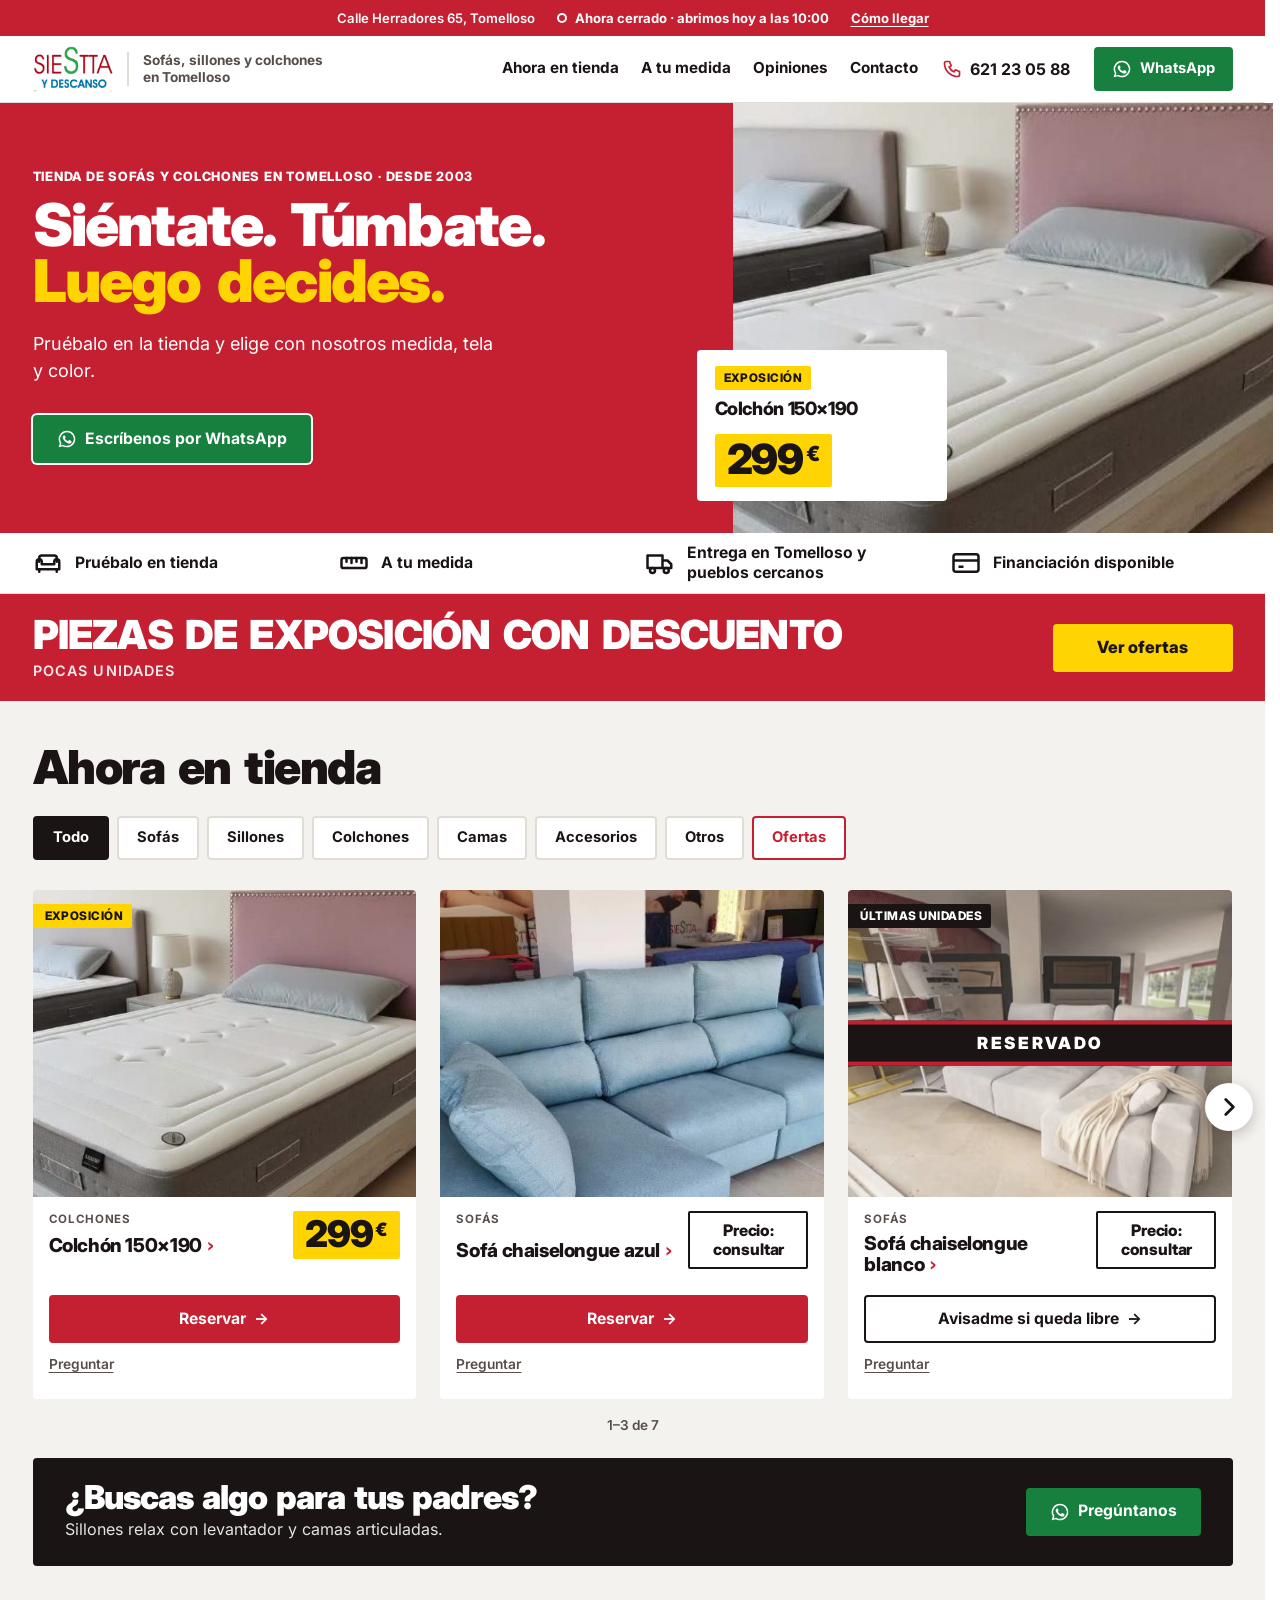
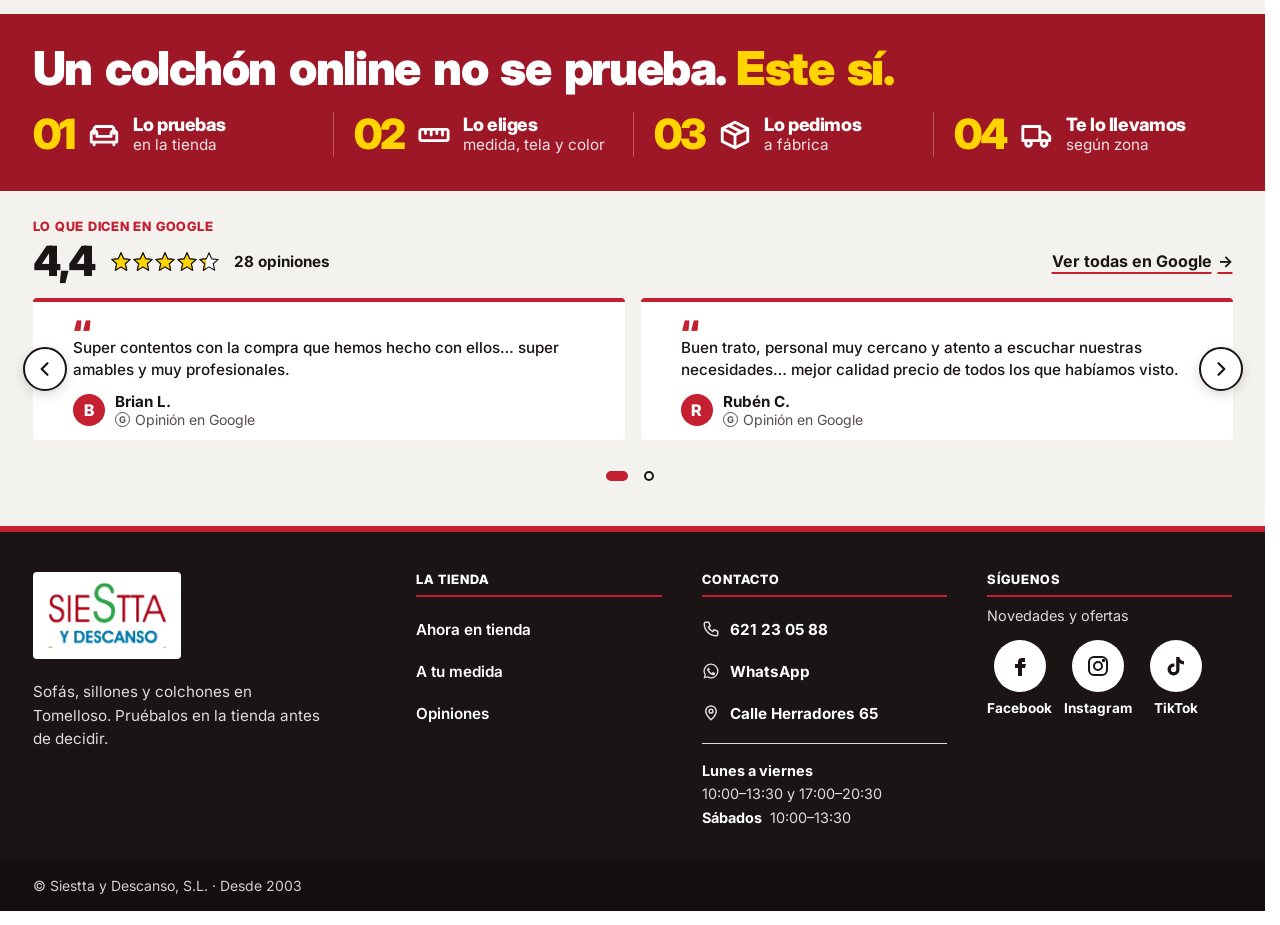
<file: index.html>
<!doctype html>
<html lang="es">
<head>
  <meta charset="utf-8">
  <meta http-equiv="Content-Security-Policy" content="default-src 'self'; script-src 'self'; connect-src https://elhpoyycvgcrsuttjfpp.supabase.co; img-src 'self' blob: data: https://elhpoyycvgcrsuttjfpp.supabase.co; style-src 'self'; font-src 'self'; object-src 'none'; base-uri 'none'; form-action 'self'">
  <script src="js/marco.js?v=20261123-39"></script>
  <script src="js/tema.js?v=20261123-39"></script>
  <meta name="viewport" content="width=device-width, initial-scale=1">
  <title>Sofás y colchones en Tomelloso · Siestta y Descanso</title>
  <meta name="description" content="Sofás, sillones y colchones en Tomelloso. Pruébalos en tienda y pídelos a tu medida. Entrega en Tomelloso y pueblos cercanos. Calle Herradores 65.">
  <meta name="theme-color" content="#c42032">
  <meta property="og:type" content="website">
  <meta property="og:title" content="Sofás y colchones en Tomelloso · Siestta y Descanso">
  <meta property="og:description" content="Sofás, sillones y colchones en Tomelloso. Pruébalos en tienda y pídelos a tu medida. Calle Herradores 65.">
  <meta property="og:image" content="https://eduardolar.github.io/siestta-y-descanso/img/tienda-sofa-blanco.jpg">
  <meta property="og:url" content="https://eduardolar.github.io/siestta-y-descanso/">
  <link rel="canonical" href="https://eduardolar.github.io/siestta-y-descanso/">
  <link rel="icon" href="img/logo.png">
  <link rel="preload" href="fonts/inter-var.woff2" as="font" type="font/woff2" crossorigin>
  <link rel="preload" href="fonts/inter-display-var.woff2" as="font" type="font/woff2" crossorigin>
  <link rel="stylesheet" href="css/estilos.css?v=20261123-39">
  <script type="application/ld+json">
  {
    "@context": "https://schema.org",
    "@type": "FurnitureStore",
    "name": "Siestta y Descanso",
    "legalName": "Siestta y Descanso, S.L.",
    "foundingDate": "2003-11-05",
    "description": "Tienda de sofás, sillones, colchones, camas y canapés en Tomelloso.",
    "telephone": "+34 621 23 05 88",
    "address": {
      "@type": "PostalAddress",
      "streetAddress": "Calle Herradores 65, esquina vía de servicio",
      "addressLocality": "Tomelloso",
      "addressRegion": "Ciudad Real",
      "postalCode": "13700",
      "addressCountry": "ES"
    },
    "openingHoursSpecification": [
      { "@type": "OpeningHoursSpecification", "dayOfWeek": ["Monday","Tuesday","Wednesday","Thursday","Friday"], "opens": "10:00", "closes": "13:30" },
      { "@type": "OpeningHoursSpecification", "dayOfWeek": ["Monday","Tuesday","Wednesday","Thursday","Friday"], "opens": "17:00", "closes": "20:30" },
      { "@type": "OpeningHoursSpecification", "dayOfWeek": "Saturday", "opens": "10:00", "closes": "13:30" }
    ],
    "sameAs": [
      "https://www.facebook.com/siesttadescanso/",
      "https://www.instagram.com/siesttaydescanso/",
      "https://www.tiktok.com/@siesttaydescanso"
    ]
  }
  </script>
</head>
<body>
  <a class="saltar" href="#contenido">Saltar al contenido</a>

  <!-- Aviso de la tienda (horario de feria, vacaciones…). Lo enciende el panel. -->
  <div class="aviso" id="aviso" role="status" hidden>
    <p class="envoltura aviso__fila"><strong class="aviso__ante">Aviso</strong> <span class="aviso__texto">En feria abrimos de 10:00 a 14:00</span></p>
  </div>

  <!-- Barra superior: dirección, abierto/cerrado y cómo llegar -->
  <div class="barra-sup">
    <p class="envoltura barra-sup__fila">
      <span class="barra-sup__dir">Calle Herradores 65, Tomelloso</span>
      <span class="estado barra-sup__estado" data-estado hidden></span>
      <a href="https://www.google.com/maps/search/?api=1&amp;query=Siestta%20y%20Descanso%20Calle%20Herradores%2065%20Tomelloso" target="_blank" rel="noopener">Cómo llegar</a>
    </p>
  </div>

  <header class="cabecera">
    <div class="envoltura cabecera__fila">
      <a class="marca" href="#" aria-label="Siestta y Descanso, inicio">
        <img src="img/logo.png" alt="Siestta y Descanso" width="494" height="277">
        <span class="marca__lema" aria-hidden="true">Sofás, sillones y colchones<br>en Tomelloso</span>
      </a>
      <nav class="nav" aria-label="Secciones">
        <a href="#tenemos">Ahora en tienda</a>
        <a href="#medida">A tu medida</a>
        <a href="#opiniones">Opiniones</a>
        <a href="#visitanos">Contacto</a>
      </nav>
      <a class="cabecera__tel" href="tel:+34621230588" aria-label="Llamar a la tienda">
        <svg aria-hidden="true" viewBox="0 0 24 24"><use href="#i-tel"/></svg>
        <span data-contenido="telefono">621 23 05 88</span>
      </a>
      <a class="boton boton--wa boton--peque" href="https://wa.me/34621230588?text=Hola%2C%20os%20escribo%20desde%20la%20web." target="_blank" rel="noopener">
        <svg aria-hidden="true" viewBox="0 0 24 24"><use href="#i-wa"/></svg>
        <span>WhatsApp</span>
      </a>
    </div>
  </header>

  <main id="contenido">

    <!-- 1. Portada: bloque rojo con el titular y la foto de la tienda a sangre -->
    <section class="portada">
      <!-- Decoración de temporada (solo se ve con «skin tema--…» en <html>; css/estilos.css). Dibujos propios, sin texto que leer -->
      <div class="deco deco-fondo" aria-hidden="true">
        <!-- Navidad: horizonte manchego en silueta (molinos, chimeneas de alcoholeras, casas bajas), un poco más oscuro que el fondo -->
        <svg class="deco-navidad horizonte" viewBox="0 0 1200 90" preserveAspectRatio="xMidYMax slice"><use href="#horizonte-manchego"/></svg>
        <!-- Partículas de temporada (js/particulas.js): nevada en Navidad, lluvia de «%» y etiquetas en Rebajas -->
        <canvas class="particulas" id="particulas"></canvas>
      </div>
      <!-- Navidad: Papá Noel cruza volando por arriba y los Reyes Magos por la duna de abajo, por turnos.
           Dibujos propios (genéricos, tradicionales), solo decoración. Tocar el trineo deja caer un regalo (js/escaparate.js) -->
      <!-- Navidad: la duna y los Reyes Magos, en su propia capa: por encima de la foto y por debajo de la tarjeta del precio -->
      <div class="deco deco-reyes" aria-hidden="true">
        <svg class="deco-navidad duna" viewBox="0 0 1200 70" preserveAspectRatio="none"><path d="M0 34Q180 14 380 28T760 24T1200 30V70H0Z"/><path class="duna__nieve" vector-effect="non-scaling-stroke" d="M0 35Q180 15 380 29T760 25T1200 31"/></svg>
        <div class="deco-navidad cruce cruce-reyes">
          <svg class="cruce-reyes__dibujo" viewBox="0 0 420 120">
            <!-- Estrella guía con cola, delante (a la derecha) -->
            <g class="estrella-guia" transform="translate(0 16)">
              <path class="estrella-guia__cola" d="M392 18q-46 2-84-12M392 20q-40 8-74 4"/>
              <path class="estrella-guia__astro" d="M396 8l3 7 7 1-5 5 1 7-6-3-6 3 1-7-5-5 7-1Z"/>
            </g>
            <!-- Melchor (barba blanca, manto rojo), Gaspar (pelirrojo, manto verde) y Baltasar (manto azul) -->
            <g transform="translate(0 22)"><g class="rey rey--1">
              <path class="camello__cola" d="M8 50q-6 6-4 14"/>
              <path class="camello__patas camello__patas--a" d="M18 63l-3 26M28 63l3 26M60 63l-3 26M68 62l4 26"/>
              <path class="camello__patas camello__patas--b" d="M18 63l3 26M28 63l-3 26M60 63l3 26M68 62l-4 26"/>
              <path class="camello" d="M8 58C8 44 20 40 28 42 32 30 44 30 46 42 50 34 60 34 62 44c4 0 6 2 8 4l10-22c2-6 10-8 16-4l2 6h-6l-8 24c-2 8-8 12-16 12H22c-8 0-14-2-14-6Z"/>
              <path class="rey__manta rey__manta--rojo" d="M26 44h32l-3 9H29Z"/>
              <path class="rey__manto rey__manto--rojo" d="M30 46q4-28 12-28 8 0 12 28Z"/>
              <rect class="rey__cofre" x="52" y="24" width="11" height="8" rx="1"/><path class="rey__cofre-tapa" d="M51 24q6.5-5 13 0Z"/>
              <circle class="rey__cara rey__cara--clara" cx="42" cy="13" r="6"/>
              <path class="rey__barba rey__barba--blanca" d="M36 14q6 15 12 0q-1 8-6 9q-5-1-6-9Z"/>
              <path class="rey__corona" d="M35 8l2-7 3 4 2-5 2 5 3-4 2 7Z"/>
            </g></g>
            <g transform="translate(112 22)"><g class="rey rey--2">
              <path class="camello__cola" d="M8 50q-6 6-4 14"/>
              <path class="camello__patas camello__patas--b" d="M18 63l-3 26M28 63l3 26M60 63l-3 26M68 62l4 26"/>
              <path class="camello__patas camello__patas--a" d="M18 63l3 26M28 63l-3 26M60 63l3 26M68 62l-4 26"/>
              <path class="camello" d="M8 58C8 44 20 40 28 42 32 30 44 30 46 42 50 34 60 34 62 44c4 0 6 2 8 4l10-22c2-6 10-8 16-4l2 6h-6l-8 24c-2 8-8 12-16 12H22c-8 0-14-2-14-6Z"/>
              <path class="rey__manta rey__manta--verde" d="M26 44h32l-3 9H29Z"/>
              <path class="rey__manto rey__manto--verde" d="M30 46q4-28 12-28 8 0 12 28Z"/>
              <rect class="rey__cofre" x="52" y="24" width="11" height="8" rx="1"/><path class="rey__cofre-tapa" d="M51 24q6.5-5 13 0Z"/>
              <path class="rey__pelo rey__pelo--rojizo" d="M36 12q6-8 12 0v4q-6-3-12 0Z"/>
              <circle class="rey__cara rey__cara--clara" cx="42" cy="13" r="6"/>
              <path class="rey__barba rey__barba--rojiza" d="M37 15q5 9 10 0q-1 6-5 6q-4 0-5-6Z"/>
              <path class="rey__corona" d="M35 8l2-7 3 4 2-5 2 5 3-4 2 7Z"/>
            </g></g>
            <g transform="translate(224 22)"><g class="rey rey--3">
              <path class="camello__cola" d="M8 50q-6 6-4 14"/>
              <path class="camello__patas camello__patas--a" d="M18 63l-3 26M28 63l3 26M60 63l-3 26M68 62l4 26"/>
              <path class="camello__patas camello__patas--b" d="M18 63l3 26M28 63l-3 26M60 63l3 26M68 62l-4 26"/>
              <path class="camello" d="M8 58C8 44 20 40 28 42 32 30 44 30 46 42 50 34 60 34 62 44c4 0 6 2 8 4l10-22c2-6 10-8 16-4l2 6h-6l-8 24c-2 8-8 12-16 12H22c-8 0-14-2-14-6Z"/>
              <path class="rey__manta rey__manta--azul" d="M26 44h32l-3 9H29Z"/>
              <path class="rey__manto rey__manto--azul" d="M30 46q4-28 12-28 8 0 12 28Z"/>
              <rect class="rey__cofre" x="52" y="24" width="11" height="8" rx="1"/><path class="rey__cofre-tapa" d="M51 24q6.5-5 13 0Z"/>
              <circle class="rey__cara rey__cara--oscura" cx="42" cy="13" r="6"/>
              <path class="rey__barba rey__barba--negra" d="M38 16q4 6 8 0q-1 4-4 4q-3 0-4-4Z"/>
              <path class="rey__corona" d="M35 8l2-7 3 4 2-5 2 5 3-4 2 7Z"/>
            </g></g>
          </svg>
        </div>
      </div>
      <!-- Black Friday: un carrito lleno de productos de la tienda cruza la franja de abajo (por encima de la foto y por debajo
           de la tarjeta del precio, como los Reyes en Navidad). Dibujo propio; sin cifras -->
      <div class="deco deco-carrito" aria-hidden="true">
        <span class="deco-black-friday carrito-suelo"></span>
        <div class="deco-black-friday cruce cruce-carrito">
          <svg class="carrito" viewBox="0 0 240 170">
            <g class="carrito__velocidad"><path d="M2 76h34M10 96h40M0 116h30M14 136h32"/></g>
            <ellipse class="carrito__sombra" cx="138" cy="162" rx="86" ry="6"/>
            <g class="carrito__cuerpo">
              <!-- Lo que lleva: productos de la tienda en miniatura (sin cifras) -->
              <g class="carrito__carga">
                <g class="carga__colchon"><rect x="78" y="26" width="32" height="50" rx="14"/><path d="M84 36h20M84 48h20M84 60h20"/><ellipse cx="94" cy="28" rx="13" ry="5"/></g>
                <g class="carga__bolsa"><path class="carga__asa" d="M128 26q0-12 10-12t10 12"/><rect x="120" y="24" width="36" height="40" rx="3"/><text x="138" y="49">BF</text></g>
                <path class="carga__almohada" d="M108 60q-4-16 10-16h26q14 0 10 16q-2 6-23 6t-23-6Z"/>
                <rect class="carga__cojin" x="156" y="36" width="24" height="24" rx="6" transform="rotate(-12 168 48)"/>
                <g class="carga__sillon"><rect x="180" y="26" width="26" height="22" rx="4"/><rect x="176" y="44" width="34" height="14" rx="4"/><rect x="174" y="38" width="7" height="22" rx="3"/><rect x="205" y="38" width="7" height="22" rx="3"/></g>
              </g>
              <!-- Cesta de rejilla metálica en perspectiva -->
              <path class="carrito__fondo" d="M68 54H218L210 62H60Z"/>
              <path class="carrito__cara" d="M60 62H210L196 128H80Z"/>
              <path class="carrito__rejilla" d="M60.0 62L80.0 128M75.0 62L91.6 128M90.0 62L103.2 128M105.0 62L114.8 128M120.0 62L126.4 128M135.0 62L138.0 128M150.0 62L149.6 128M165.0 62L161.2 128M180.0 62L172.8 128M195.0 62L184.4 128M210.0 62L196.0 128M64 84H205M70 106H201"/>
              <path class="carrito__borde" d="M60 62H210M68 54H218M60 62L68 54M210 62L218 54"/>
              <!-- Chasis y asa (mango negro con franja amarilla) -->
              <path class="carrito__chasis" d="M80 128L74 146M196 128L198 146M76 142H200M60 62L40 30"/>
              <path class="carrito__mango" d="M26 26L44 34"/><path class="carrito__mango-franja" d="M30 28L40 32"/>
              <!-- Cuatro ruedas: las de atrás, más pequeñas (perspectiva) -->
              <g transform="translate(96 150)"><g class="carrito__giro carrito__giro--atras"><circle r="6.5"/><path d="M-6.5 0H6.5M0-6.5V6.5M-4.5-4.5L4.5 4.5M4.5-4.5L-4.5 4.5"/></g><circle class="carrito__buje" r="1.9"/></g><g transform="translate(208 148)"><g class="carrito__giro carrito__giro--atras"><circle r="6.5"/><path d="M-6.5 0H6.5M0-6.5V6.5M-4.5-4.5L4.5 4.5M4.5-4.5L-4.5 4.5"/></g><circle class="carrito__buje" r="1.9"/></g>
              <g transform="translate(76 154)"><g class="carrito__giro "><circle r="8.5"/><path d="M-8.5 0H8.5M0-8.5V8.5M-5.9-5.9L5.9 5.9M5.9-5.9L-5.9 5.9"/></g><circle class="carrito__buje" r="2.5"/></g><g transform="translate(196 154)"><g class="carrito__giro "><circle r="8.5"/><path d="M-8.5 0H8.5M0-8.5V8.5M-5.9-5.9L5.9 5.9M5.9-5.9L-5.9 5.9"/></g><circle class="carrito__buje" r="2.5"/></g>
            </g>
          </svg>
        </div>
      </div>
      <!-- Feria: horizonte manchego y noria, en su propia capa (por encima de la foto, por debajo de la tarjeta del precio;
           colocados donde no hay texto ni botón) -->
      <div class="deco deco-feria-capa" aria-hidden="true">
        <svg class="deco-feria horizonte horizonte--feria" viewBox="0 0 1200 90" preserveAspectRatio="xMidYMax slice"><use href="#horizonte-manchego"/></svg>
      </div>
      <div class="deco deco-cruces" aria-hidden="true">
        <div class="deco-navidad cruce cruce-noel">
          <svg class="cruce-noel__dibujo" viewBox="0 0 320 110">
            <!-- Estela: brillos y destellos que caen despacio -->
            <g class="estela">
              <circle cx="266" cy="58" r="3"/><circle cx="282" cy="50" r="2.2"/><circle cx="298" cy="62" r="2.6"/><circle cx="314" cy="54" r="1.8"/>
            </g>
            <g class="destellos">
              <path class="destello" d="M272 66l1.5 3.5 3.5 1.5-3.5 1.5-1.5 3.5-1.5-3.5-3.5-1.5 3.5-1.5Z"/>
              <path class="destello" d="M292 60l1.2 2.8 2.8 1.2-2.8 1.2-1.2 2.8-1.2-2.8-2.8-1.2 2.8-1.2Z"/>
              <path class="destello" d="M308 68l1.2 2.8 2.8 1.2-2.8 1.2-1.2 2.8-1.2-2.8-2.8-1.2 2.8-1.2Z"/>
            </g>
            <!-- Lo que se puede tocar: renos, trineo, Papá Noel y el saco -->
            <g class="noel-toque">
              <!-- Renos con cornamenta (miran a la izquierda); las patas alternan dos posturas -->
              <g class="reno" transform="translate(6 18)">
                <path class="reno__cornamenta" d="M11 15 9 6M9 6 5 2M9 6 12 1M10 10l-4-1M13 15l2-8M15 7l4-3M15 9l4 1"/>
                <path class="reno__cuerpo" d="M14 30C18 22 44 21 52 27c4 3 4 11-2 14l-30 1c-6-2-8-8-6-12ZM18 31 12 18c-2-4-6-5-9-3l-2 4c3 1 6 2 8 4l5 10Z"/>
                <path class="reno__cola" d="M53 28l5-3"/>
                <path class="reno__patas reno__patas--a" d="M20 41l-4 14M27 42l2 14M44 41l-3 14M50 40l4 13"/>
                <path class="reno__patas reno__patas--b" d="M20 41l3 14M27 42l-3 14M44 41l3 14M50 40l-4 13"/>
              </g>
              <g class="reno" transform="translate(70 22)">
                <path class="reno__cornamenta" d="M11 15 9 6M9 6 5 2M9 6 12 1M10 10l-4-1M13 15l2-8M15 7l4-3M15 9l4 1"/>
                <path class="reno__cuerpo" d="M14 30C18 22 44 21 52 27c4 3 4 11-2 14l-30 1c-6-2-8-8-6-12ZM18 31 12 18c-2-4-6-5-9-3l-2 4c3 1 6 2 8 4l5 10Z"/>
                <path class="reno__cola" d="M53 28l5-3"/>
                <path class="reno__patas reno__patas--b" d="M20 41l-4 14M27 42l2 14M44 41l-3 14M50 40l4 13"/>
                <path class="reno__patas reno__patas--a" d="M20 41l3 14M27 42l-3 14M44 41l3 14M50 40l-4 13"/>
              </g>
              <path class="riendas" d="M12 38q60 12 120 8M76 42q50 10 104 12"/>
              <!-- Saco lleno de regalos -->
              <rect class="regalo-saco regalo-saco--rojo" x="216" y="30" width="13" height="12" rx="1"/>
              <rect class="regalo-saco regalo-saco--verde" x="230" y="25" width="11" height="11" rx="1"/>
              <path class="regalo-saco__lazo" d="M222.5 30v12M216 36h13M235.5 25v11M230 30.5h11"/>
              <path class="saco" d="M212 70q-4-22 8-30 16-6 26 4 6 8 2 26Z"/>
              <!-- Papá Noel -->
              <path class="noel__cuerpo" d="M176 70q0-24 18-26 18 2 18 26Z"/>
              <path class="noel__cinto" d="M178 60h32v5h-32Z"/>
              <path class="noel__brazo" d="M182 54l-16 6"/>
              <circle class="noel__cara" cx="194" cy="36" r="8"/>
              <path class="noel__barba" d="M185 37q9 18 18 0q-1 9-9 11q-8-2-9-11Z"/>
              <path class="noel__gorro" d="M186 32q2-16 16-12l12 9-5 3q-7-7-23 0Z"/>
              <path class="noel__ala" d="M185 30h18v4h-18Z"/>
              <circle class="noel__pompon" cx="214" cy="31" r="3.5"/>
              <!-- Trineo -->
              <path class="trineo" d="M150 70h104c8 0 10-6 10-12l6-4c2 16-4 26-16 26h-96c-8 0-10-6-8-10Z"/>
              <path class="trineo__patin" d="M142 92h116q10 0 12-8M162 80v12M240 80v12"/>
            </g>
          </svg>
        </div>
      </div>
      <div class="deco deco-tira" aria-hidden="true">
        <!-- Navidad: espumillón dorado cruzando arriba -->
        <svg class="deco-navidad espumillon" viewBox="0 0 1200 60" preserveAspectRatio="none">
          <path class="espumillon__base" d="M0 8 Q100 52 200 14 T400 14 T600 14 T800 14 T1000 14 T1200 14"/>
          <path class="espumillon__brillo" d="M0 8 Q100 52 200 14 T400 14 T600 14 T800 14 T1000 14 T1200 14"/>
        </svg>
        <!-- Feria: banderines a todo el ancho -->
        <svg class="deco-feria banderines" viewBox="0 0 1200 70" preserveAspectRatio="none">
          <path class="banderines__cuerda" d="M0 6 Q600 40 1200 6"/>
          <g class="banderines__fila">
            <path class="b1" d="M30 9 l36 3 -16 40Z"/><path class="b2" d="M100 14 l36 3 -16 40Z"/><path class="b3" d="M170 19 l36 2 -17 40Z"/>
            <path class="b4" d="M240 23 l36 1 -18 40Z"/><path class="b1" d="M310 26 l36 1 -18 40Z"/><path class="b2" d="M380 28 l36 0 -18 40Z"/>
            <path class="b3" d="M450 29 l36 0 -18 40Z"/><path class="b4" d="M520 30 l36 0 -18 40Z"/><path class="b1" d="M590 30 l36 0 -18 40Z"/>
            <path class="b2" d="M660 30 l36 0 -18 40Z"/><path class="b3" d="M730 29 l36 -1 -18 40Z"/><path class="b4" d="M800 28 l36 -1 -18 40Z"/>
            <path class="b1" d="M870 26 l36 -2 -18 40Z"/><path class="b2" d="M940 23 l36 -2 -17 40Z"/><path class="b3" d="M1010 20 l36 -3 -17 40Z"/>
            <path class="b4" d="M1080 15 l36 -3 -16 40Z"/><path class="b1" d="M1150 10 l36 -3 -16 40Z"/>
          </g>
        </svg>
        <!-- Rebajas: cinta diagonal en la esquina -->
        <!-- Rebajas: tendedero de etiquetas a todo el ancho (sin cifras) -->
        <div class="deco-rebajas tendedero">
          <svg class="tendedero__cuerda" viewBox="0 0 1200 60" preserveAspectRatio="none"><path d="M0 4Q600 44 1200 4"/></svg>
          <span class="tendedero__etiqueta tendedero__etiqueta--1">REBAJAS</span><span class="tendedero__etiqueta tendedero__etiqueta--2 tendedero__etiqueta--blanca">%</span><span class="tendedero__etiqueta tendedero__etiqueta--3">OFERTA</span><span class="tendedero__etiqueta tendedero__etiqueta--4 tendedero__etiqueta--blanca">ÚLTIMAS</span><span class="tendedero__etiqueta tendedero__etiqueta--5">%</span><span class="tendedero__etiqueta tendedero__etiqueta--6 tendedero__etiqueta--blanca">REBAJAS</span><span class="tendedero__etiqueta tendedero__etiqueta--7">OFERTA</span><span class="tendedero__etiqueta tendedero__etiqueta--8 tendedero__etiqueta--blanca">%</span><span class="tendedero__etiqueta tendedero__etiqueta--9">ÚLTIMAS</span>
        </div>
      </div>
      <div class="envoltura portada__fila">
        <div class="portada__texto">
          <p class="antetitulo">Tienda de sofás y colchones en Tomelloso<span class="portada__desde" data-contenido="desde-linea"> · Desde 2003</span></p>
          <h1 class="cartel">Siéntate. Túmbate.<br><em>Luego decides.</em></h1>
          <p class="entradilla">Pruébalo en la tienda y elige con nosotros medida, tela y color.</p>
          <div class="acciones">
            <a class="boton boton--wa" href="https://wa.me/34621230588?text=Hola%2C%20quer%C3%ADa%20preguntar%20por%20un%20sof%C3%A1%20o%20un%20colch%C3%B3n." target="_blank" rel="noopener">
              <svg aria-hidden="true" viewBox="0 0 24 24"><use href="#i-wa"/></svg>
              Escríbenos por WhatsApp
            </a>
          </div>
        </div>

        <div class="portada__media">
          <figure class="portada__foto">
            <img src="img/colchon-detalle.jpg?v=20261123-39" width="568" height="380" fetchpriority="high" alt="Colchón 150×190">
          </figure>
          <!-- Rebajas: un sello gigante «REBAJAS» cae sobre la foto, golpea, salpica tinta y se queda estampado un rato -->
          <div class="deco deco-sello" aria-hidden="true">
            <div class="deco-rebajas sello-gigante">
              <svg class="sello-gigante__marca" viewBox="0 0 200 200">
                <g class="sello-gigante__tinta">
                  <circle class="sello-gigante__aro" cx="100" cy="100" r="88"/>
                  <circle class="sello-gigante__aro sello-gigante__aro--fino" cx="100" cy="100" r="74"/>
                  <path class="sello-gigante__banda" d="M8 80H192V122H8Z"/>
                  <text class="sello-gigante__texto" x="100" y="111">REBAJAS</text>
                  <path class="sello-gigante__estrellas" d="M100 36l3 7 7 .5-5.5 4.5 2 7-6.5-4-6.5 4 2-7-5.5-4.5 7-.5ZM100 146l3 7 7 .5-5.5 4.5 2 7-6.5-4-6.5 4 2-7-5.5-4.5 7-.5Z"/>
                  <g class="sello-gigante__huecos"><circle cx="60" cy="70" r="4"/><circle cx="140" cy="62" r="3"/><circle cx="150" cy="132" r="5"/><circle cx="52" cy="138" r="3.5"/><circle cx="100" cy="150" r="2.5"/><circle cx="120" cy="80" r="2"/></g>
                </g>
              </svg>
              <svg class="sello-gigante__gotas" viewBox="0 0 200 200"><circle class="sello-gota sello-gota--1" cx="30" cy="40" r="5"/><circle class="sello-gota sello-gota--2" cx="178" cy="30" r="4"/><circle class="sello-gota sello-gota--3" cx="190" cy="150" r="6"/><circle class="sello-gota sello-gota--4" cx="20" cy="160" r="4"/><circle class="sello-gota sello-gota--5" cx="100" cy="6" r="3.5"/><circle class="sello-gota sello-gota--6" cx="104" cy="196" r="4.5"/><circle class="sello-gota sello-gota--7" cx="6" cy="98" r="3"/><circle class="sello-gota sello-gota--8" cx="196" cy="92" r="3.5"/></svg>
            </div>
          </div>
          <!-- Rebajas: unas tijeras cruzan la foto recortando un «cupón» (la línea queda cortada a su paso y luego se recompone) -->
          <div class="deco deco-cupon" aria-hidden="true">
            <div class="deco-rebajas cupon">
              <div class="cupon__linea"><span class="cupon__trozo"></span><span class="cupon__trozo"></span><span class="cupon__trozo"></span><span class="cupon__trozo"></span><span class="cupon__trozo"></span><span class="cupon__trozo"></span><span class="cupon__trozo"></span><span class="cupon__trozo"></span><span class="cupon__trozo"></span><span class="cupon__trozo"></span><span class="cupon__trozo"></span><span class="cupon__trozo"></span><span class="cupon__trozo"></span><span class="cupon__trozo"></span><span class="cupon__trozo"></span><span class="cupon__trozo"></span><span class="cupon__trozo"></span><span class="cupon__trozo"></span><span class="cupon__trozo"></span><span class="cupon__trozo"></span><span class="cupon__trozo"></span><span class="cupon__trozo"></span><span class="cupon__trozo"></span><span class="cupon__trozo"></span></div>
              <div class="cupon__pista">
                <!-- Dos piezas rígidas que giran sobre el tornillo: A = hoja de arriba + mango de abajo; B = hoja de abajo + mango de arriba.
                     Las puntas miran hacia la derecha (hacia donde avanzan) y la línea del cupón pasa entre las hojas, por el tornillo -->
                <svg class="cupon__tijeras" viewBox="0 0 100 60">
                  <g class="tijera tijera--a"><g class="tijera__sombra" transform="translate(2 3)"><path class="tijera__sombra-brazo" d="M50 30L30 40"/><path class="tijera__sombra-anillo" d="M17 42m-12 0a12 9 0 1 0 24 0a12 9 0 1 0-24 0"/><path d="M50 26L97 22q3 2 0 5L50 34Z"/></g><path class="tijera__brazo" d="M50 30L30 40"/><path class="tijera__anillo" d="M17 42m-12 0a12 9 0 1 0 24 0a12 9 0 1 0-24 0"/><path class="tijera__hoja" d="M50 26L97 22q3 2 0 5L50 34Z"/><path class="tijera__filo" d="M53 32L96 26"/></g>
                  <g class="tijera tijera--b"><g class="tijera__sombra" transform="translate(2 3)"><path class="tijera__sombra-brazo" d="M50 30L30 20"/><path class="tijera__sombra-anillo" d="M17 18m-12 0a12 9 0 1 0 24 0a12 9 0 1 0-24 0"/><path d="M50 34L97 38q3-2 0-5L50 26Z"/></g><path class="tijera__brazo" d="M50 30L30 20"/><path class="tijera__anillo" d="M17 18m-12 0a12 9 0 1 0 24 0a12 9 0 1 0-24 0"/><path class="tijera__hoja" d="M50 34L97 38q3-2 0-5L50 26Z"/><path class="tijera__filo" d="M53 28L96 34"/></g>
                  <circle class="tijera__eje" cx="50" cy="30" r="3.4"/>
                </svg>
              </div>
            </div>
          </div>
          <!-- Feria: la noria va dentro de la foto (z 1: encima de la foto, debajo de la tarjeta del precio); su tamaño sale del
               ancho de la foto para dejar siempre hueco con la tarjeta (css/estilos.css) -->
          <div class="deco deco-noria" aria-hidden="true">
            <!-- Noria (dibujo propio): la rueda gira despacio y las cabinas se mantienen verticales; luces que parpadean -->
            <svg class="deco-feria noria" viewBox="0 0 120 134">
              <path class="noria__pata" d="M60 58L28 132M60 58l32 74M36 116h48"/>
              <g class="noria__rueda">
                <circle class="noria__aro" cx="60" cy="58" r="46"/>
                <circle class="noria__aro noria__aro--dentro" cx="60" cy="58" r="30"/>
                <path class="noria__radios" d="M60 58L106.0 58.0M60 58L92.5 90.5M60 58L60.0 104.0M60 58L27.5 90.5M60 58L14.0 58.0M60 58L27.5 25.5M60 58L60.0 12.0M60 58L92.5 25.5"/>
                <circle class="noria__luz noria__luz--0" cx="102.5" cy="75.6" r="2.2"/><circle class="noria__luz noria__luz--1" cx="77.6" cy="100.5" r="2.2"/><circle class="noria__luz noria__luz--2" cx="42.4" cy="100.5" r="2.2"/><circle class="noria__luz noria__luz--0" cx="17.5" cy="75.6" r="2.2"/><circle class="noria__luz noria__luz--1" cx="17.5" cy="40.4" r="2.2"/><circle class="noria__luz noria__luz--2" cx="42.4" cy="15.5" r="2.2"/><circle class="noria__luz noria__luz--0" cx="77.6" cy="15.5" r="2.2"/><circle class="noria__luz noria__luz--1" cx="102.5" cy="40.4" r="2.2"/>
                <g transform="translate(106.0 58.0)"><g class="noria__cabina noria__cabina--rojo"><path class="noria__gancho" d="M0 0v4"/><rect x="-6" y="4" width="12" height="9" rx="2"/></g></g><g transform="translate(92.5 90.5)"><g class="noria__cabina noria__cabina--azul"><path class="noria__gancho" d="M0 0v4"/><rect x="-6" y="4" width="12" height="9" rx="2"/></g></g><g transform="translate(60.0 104.0)"><g class="noria__cabina noria__cabina--verde"><path class="noria__gancho" d="M0 0v4"/><rect x="-6" y="4" width="12" height="9" rx="2"/></g></g><g transform="translate(27.5 90.5)"><g class="noria__cabina noria__cabina--blanco"><path class="noria__gancho" d="M0 0v4"/><rect x="-6" y="4" width="12" height="9" rx="2"/></g></g><g transform="translate(14.0 58.0)"><g class="noria__cabina noria__cabina--rojo"><path class="noria__gancho" d="M0 0v4"/><rect x="-6" y="4" width="12" height="9" rx="2"/></g></g><g transform="translate(27.5 25.5)"><g class="noria__cabina noria__cabina--azul"><path class="noria__gancho" d="M0 0v4"/><rect x="-6" y="4" width="12" height="9" rx="2"/></g></g><g transform="translate(60.0 12.0)"><g class="noria__cabina noria__cabina--verde"><path class="noria__gancho" d="M0 0v4"/><rect x="-6" y="4" width="12" height="9" rx="2"/></g></g><g transform="translate(92.5 25.5)"><g class="noria__cabina noria__cabina--blanco"><path class="noria__gancho" d="M0 0v4"/><rect x="-6" y="4" width="12" height="9" rx="2"/></g></g>
              </g>
              <circle class="noria__eje" cx="60" cy="58" r="4"/>
            </svg>
          </div>
          <!-- Decoración de temporada sobre la foto (arriba y a la derecha: nunca encima de la tarjeta del precio) -->
          <div class="deco deco-foto" aria-hidden="true">
            <!-- Navidad: bolas colgando de distintos tamaños -->
            <svg class="deco-navidad bola bola--1" viewBox="0 0 40 110"><path class="bola__hilo" d="M20 0v62"/><rect class="bola__tapa" x="15" y="60" width="10" height="7" rx="1"/><circle class="bola__cuerpo bola--roja" cx="20" cy="84" r="18"/><path class="bola__brillo" d="M10 78a11 11 0 0 1 8-9"/></svg>
            <svg class="deco-navidad bola bola--2" viewBox="0 0 40 80"><path class="bola__hilo" d="M20 0v34"/><rect class="bola__tapa" x="15" y="32" width="10" height="7" rx="1"/><circle class="bola__cuerpo bola--oro" cx="20" cy="56" r="18"/><path class="bola__brillo" d="M10 50a11 11 0 0 1 8-9"/></svg>
            <svg class="deco-navidad bola bola--3" viewBox="0 0 40 130"><path class="bola__hilo" d="M20 0v82"/><rect class="bola__tapa" x="15" y="80" width="10" height="7" rx="1"/><circle class="bola__cuerpo bola--blanca" cx="20" cy="104" r="18"/><path class="bola__brillo" d="M10 98a11 11 0 0 1 8-9"/></svg>
            <svg class="deco-navidad estrella-navidad" viewBox="0 0 24 24"><path d="M12 2.5l2.8 6 6.5.7-4.9 4.4 1.4 6.4L12 16.7 6.2 20l1.4-6.4-4.9-4.4 6.5-.7Z"/></svg>
            <!-- Black Friday: etiquetas colgando (sin porcentajes concretos: un adorno no debe parecer un descuento real) -->
            <svg class="deco-black-friday etiqueta-colgada etiqueta-colgada--1" viewBox="0 0 90 150"><path class="etiqueta__hilo" d="M45 0v40"/><path class="etiqueta__cuerpo" d="M45 36 75 58v80H15V58Z"/><circle class="etiqueta__agujero" cx="45" cy="54" r="5"/><text x="45" y="102" class="etiqueta__texto etiqueta__texto--peque">OFERTA</text></svg>
            <svg class="deco-black-friday etiqueta-colgada etiqueta-colgada--2" viewBox="0 0 90 120"><path class="etiqueta__hilo" d="M45 0v12"/><path class="etiqueta__cuerpo" d="M45 8 75 30v80H15V30Z"/><circle class="etiqueta__agujero" cx="45" cy="26" r="5"/><text x="45" y="80" class="etiqueta__texto etiqueta__texto--grande">%</text></svg>
            <svg class="deco-black-friday etiqueta-colgada etiqueta-colgada--3" viewBox="0 0 90 170"><path class="etiqueta__hilo" d="M45 0v60"/><path class="etiqueta__cuerpo" d="M45 56 75 78v80H15V78Z"/><circle class="etiqueta__agujero" cx="45" cy="74" r="5"/><text x="45" y="124" class="etiqueta__texto">BF</text></svg>
            <!-- Rebajas: sellos girados (genéricos: «REBAJAS» y «%», sin cifras de descuento) -->
            <svg class="deco-rebajas sello sello--2" viewBox="0 0 100 100"><circle class="sello__aro" cx="50" cy="50" r="46"/><text x="50" y="66" class="sello__texto sello__texto--grande">%</text></svg>
            <!-- Feria: farolillos -->
            <svg class="deco-feria farolillo farolillo--1" viewBox="0 0 60 130"><path class="farolillo__hilo" d="M30 0v40"/><rect class="farolillo__tapa" x="20" y="38" width="20" height="6" rx="1"/><ellipse class="farolillo__cuerpo farolillo--rojo" cx="30" cy="76" rx="26" ry="32"/><path class="farolillo__costilla" d="M30 44v64M16 48q-8 28 0 56M44 48q8 28 0 56"/><rect class="farolillo__tapa" x="20" y="106" width="20" height="6" rx="1"/></svg>
            <svg class="deco-feria farolillo farolillo--2" viewBox="0 0 60 100"><path class="farolillo__hilo" d="M30 0v10"/><rect class="farolillo__tapa" x="20" y="8" width="20" height="6" rx="1"/><ellipse class="farolillo__cuerpo farolillo--amarillo" cx="30" cy="46" rx="26" ry="32"/><path class="farolillo__costilla" d="M30 14v64M16 18q-8 28 0 56M44 18q8 28 0 56"/><rect class="farolillo__tapa" x="20" y="76" width="20" height="6" rx="1"/></svg>
          </div>
          <!-- Producto destacado (lo elige el panel; escaparate.js lo repinta): su foto arriba y esta tarjeta, que abre su ficha.
               Sin destacado, solo la foto de la tienda con «Nuestra tienda». -->
          <a class="oferta-destacada" href="#p/COL-01">
            <span class="pastilla pastilla--exposicion">Exposición</span>
            <span class="oferta-destacada__nombre">Colchón 150×190</span>
            <span class="etiqueta-precio"><strong>299<span class="producto__euro">&nbsp;€</span></strong></span>
          </a>
        </div>
      </div>
    </section>

    <!-- Ventajas de comprar en la tienda -->
    <div class="ventajas-tira">
      <ul class="envoltura ventajas" aria-label="Por qué comprar en la tienda">
        <li><svg viewBox="0 0 24 24" aria-hidden="true"><use href="#i-sofa"/></svg>Pruébalo en tienda</li>
        <li><svg viewBox="0 0 24 24" aria-hidden="true"><use href="#i-metro"/></svg>A tu medida</li>
        <li id="ventaja-entrega"><svg viewBox="0 0 24 24" aria-hidden="true"><use href="#i-camion"/></svg><span class="ventajas__texto">Entrega en Tomelloso y pueblos cercanos</span></li>
        <li class="ventajas__financiacion" id="ventaja-financiacion"><svg viewBox="0 0 24 24" aria-hidden="true"><use href="#i-tarjeta"/></svg><span class="ventajas__texto">Financiación disponible</span></li>
      </ul>
    </div>

    <!-- Banda roja de exposición (escaparate.js la oculta si no hay piezas de exposición) -->
    <div class="tira-expo" id="exposicion">
      <div class="envoltura tira-expo__fila">
        <p class="tira-expo__texto"><strong>Piezas de exposición con descuento</strong><span class="tira-expo__nota">Pocas unidades</span></p>
        <a class="boton boton--amarillo tira-expo__boton" href="#productos" data-ir-filtro="ofertas">Ver ofertas</a>
      </div>
    </div>

    <!-- 2. «Ahora en tienda»: productos con reserva por WhatsApp (lo pinta js/escaparate.js) -->
    <section class="seccion escaparate" id="tenemos" aria-labelledby="t-tenemos">
      <div class="envoltura">
        <div class="escaparate__cab revela">
          <h2 id="t-tenemos" class="cartel">Ahora en tienda</h2>
        </div>

        <div class="filtros" id="filtros" role="group" aria-label="Ver por tipo de producto" hidden>
          <button type="button" class="filtro" data-filtro="todo" aria-pressed="true">Todo</button>
          <button type="button" class="filtro" data-filtro="sofas" aria-pressed="false">Sofás</button>
          <button type="button" class="filtro" data-filtro="sillones" aria-pressed="false">Sillones</button>
          <button type="button" class="filtro" data-filtro="colchones" aria-pressed="false">Colchones</button>
          <button type="button" class="filtro" data-filtro="camas" aria-pressed="false">Camas</button>
          <button type="button" class="filtro" data-filtro="accesorios" aria-pressed="false">Accesorios</button>
          <button type="button" class="filtro" data-filtro="otros" aria-pressed="false">Otros</button>
          <button type="button" class="filtro filtro--ofertas" data-filtro="ofertas" aria-pressed="false">Ofertas</button>
        </div>
        <p class="visualmente-oculto" id="escaparate-cuenta" aria-live="polite"></p>

        <!-- Carrusel: una fila deslizable (dedo, rueda o trackpad, y flechas en escritorio) con todos los
             productos del filtro. Sin JavaScript también se desliza (es scroll con «snap») -->
        <div class="carrusel" id="carrusel" role="region" aria-roledescription="carrusel" aria-label="Productos en tienda">
          <button type="button" class="carrusel__flecha carrusel__flecha--ant" id="carrusel-ant" aria-controls="productos" aria-label="Productos anteriores" hidden><svg viewBox="0 0 24 24" aria-hidden="true"><path d="M15 5l-7 7 7 7"/></svg></button>
        <ul class="productos carrusel__pista" id="productos">
          <!-- Tarjetas por defecto (el ejemplo), para que se vea sin JavaScript; escaparate.js las repinta -->
          <li class="producto" data-categoria="colchones"><div class="producto__foto"><img src="img/colchon-detalle.jpg?v=20261123-39" alt="Colchón 150×190" loading="lazy" decoding="async" width="400" height="500"><span class="pastilla pastilla--exposicion">Exposición</span></div><div class="producto__cuerpo"><p class="producto__cat">Colchones</p><h3 class="producto__nombre">Colchón 150×190</h3><p class="producto__desc">Túmbate en él en la tienda antes de llevártelo. Con su almohada a juego.</p><p class="producto__precio"><strong>299<span class="producto__euro">&nbsp;€</span></strong></p><div class="producto__acciones"><a class="boton boton--linea producto__reservar" href="https://wa.me/34621230588?text=Hola%2C%20quiero%20reservar%3A%20Colch%C3%B3n%20150%C3%97190%20(ref.%20COL-01)%20%C2%B7%20299%20%E2%82%AC.%20%C2%BFMe%20lo%20pod%C3%A9is%20guardar%3F%20Espero%20vuestra%20confirmaci%C3%B3n." aria-label="Reservar Colchón 150×190 por WhatsApp" target="_blank" rel="noopener">Reservar</a><span class="producto__enlaces"><a class="producto__preguntar" href="https://wa.me/34621230588?text=Hola%2C%20quer%C3%ADa%20preguntar%20por%20Colch%C3%B3n%20150%C3%97190%20(ref.%20COL-01)." aria-label="Preguntar por Colchón 150×190 por WhatsApp" target="_blank" rel="noopener">Preguntar</a></span></div></div></li>
          <li class="producto" data-categoria="sofas"><div class="producto__foto"><img src="img/sofa-chaiselongue.jpg?v=20261123-39" alt="Sofá chaiselongue azul" loading="lazy" decoding="async" width="400" height="500"></div><div class="producto__cuerpo"><p class="producto__cat">Sofás</p><h3 class="producto__nombre">Sofá chaiselongue azul</h3><p class="producto__desc">Chaiselongue con arcón. Te lo pedimos con tu medida, tela y color.</p><p class="producto__precio producto__precio--consultar">Precio: consultar</p><div class="producto__acciones"><a class="boton boton--linea producto__reservar" href="https://wa.me/34621230588?text=Hola%2C%20quiero%20reservar%3A%20Sof%C3%A1%20chaiselongue%20azul%20(ref.%20SOF-02)%20%C2%B7%20precio%20a%20consultar.%20%C2%BFMe%20lo%20pod%C3%A9is%20guardar%3F%20Espero%20vuestra%20confirmaci%C3%B3n." aria-label="Reservar Sofá chaiselongue azul por WhatsApp" target="_blank" rel="noopener">Reservar</a><span class="producto__enlaces"><a class="producto__preguntar" href="https://wa.me/34621230588?text=Hola%2C%20quer%C3%ADa%20preguntar%20por%20Sof%C3%A1%20chaiselongue%20azul%20(ref.%20SOF-02)." aria-label="Preguntar por Sofá chaiselongue azul por WhatsApp" target="_blank" rel="noopener">Preguntar</a></span></div></div></li>
          <li class="producto producto--reservado" data-categoria="sofas"><div class="producto__foto"><img src="img/tienda-sofa-blanco.jpg?v=20261123-39" alt="Sofá chaiselongue blanco" loading="lazy" decoding="async" width="400" height="500"><span class="pastilla pastilla--ultimas">Últimas unidades</span><span class="producto__sello">Reservado</span></div><div class="producto__cuerpo"><p class="producto__cat">Sofás</p><h3 class="producto__nombre">Sofá chaiselongue blanco</h3><p class="producto__desc">El de la entrada de la tienda. Tela clara y asientos amplios.</p><p class="producto__precio producto__precio--consultar">Precio: consultar</p><div class="producto__acciones"><a class="boton boton--linea producto__reservar" href="https://wa.me/34621230588?text=Hola%2C%20he%20visto%20en%20la%20web%20Sof%C3%A1%20chaiselongue%20blanco%20(ref.%20SOF-03)%2C%20que%20est%C3%A1%20reservado.%20%C2%BFMe%20avis%C3%A1is%20si%20queda%20libre%3F" aria-label="Avisadme si queda libre: Sofá chaiselongue blanco (WhatsApp)" target="_blank" rel="noopener">Avisadme si queda libre</a><span class="producto__enlaces"><a class="producto__preguntar" href="https://wa.me/34621230588?text=Hola%2C%20quer%C3%ADa%20preguntar%20por%20Sof%C3%A1%20chaiselongue%20blanco%20(ref.%20SOF-03)." aria-label="Preguntar por Sofá chaiselongue blanco por WhatsApp" target="_blank" rel="noopener">Preguntar</a></span></div></div></li>
          <li class="producto" data-categoria="sillones"><div class="producto__foto"><img src="img/sillon-relax.jpg?v=20261123-39" alt="Sillón relax camel" loading="lazy" decoding="async" width="400" height="500"></div><div class="producto__cuerpo"><p class="producto__cat">Sillones</p><h3 class="producto__nombre">Sillón relax camel</h3><p class="producto__desc">Respaldo alto y reposapiés, para sentarse y levantarse sin esfuerzo.</p><p class="producto__precio producto__precio--consultar">Precio: consultar</p><div class="producto__acciones"><a class="boton boton--linea producto__reservar" href="https://wa.me/34621230588?text=Hola%2C%20quiero%20reservar%3A%20Sill%C3%B3n%20relax%20camel%20(ref.%20SIL-02)%20%C2%B7%20precio%20a%20consultar.%20%C2%BFMe%20lo%20pod%C3%A9is%20guardar%3F%20Espero%20vuestra%20confirmaci%C3%B3n." aria-label="Reservar Sillón relax camel por WhatsApp" target="_blank" rel="noopener">Reservar</a><span class="producto__enlaces"><a class="producto__preguntar" href="https://wa.me/34621230588?text=Hola%2C%20quer%C3%ADa%20preguntar%20por%20Sill%C3%B3n%20relax%20camel%20(ref.%20SIL-02)." aria-label="Preguntar por Sillón relax camel por WhatsApp" target="_blank" rel="noopener">Preguntar</a></span></div></div></li>
          <li class="producto" data-categoria="camas"><div class="producto__foto"><img src="img/colchon-cabecero.jpg?v=20261123-39" alt="Cama con canapé y cabecero" loading="lazy" decoding="async" width="400" height="500"></div><div class="producto__cuerpo"><p class="producto__cat">Camas</p><h3 class="producto__nombre">Cama con canapé y cabecero</h3><p class="producto__desc">Canapé abatible de madera clara y cabecero tapizado con tachuelas.</p><p class="producto__precio producto__precio--consultar">Precio: consultar</p><div class="producto__acciones"><a class="boton boton--linea producto__reservar" href="https://wa.me/34621230588?text=Hola%2C%20quiero%20reservar%3A%20Cama%20con%20canap%C3%A9%20y%20cabecero%20(ref.%20CAM-01)%20%C2%B7%20precio%20a%20consultar.%20%C2%BFMe%20lo%20pod%C3%A9is%20guardar%3F%20Espero%20vuestra%20confirmaci%C3%B3n." aria-label="Reservar Cama con canapé y cabecero por WhatsApp" target="_blank" rel="noopener">Reservar</a><span class="producto__enlaces"><a class="producto__preguntar" href="https://wa.me/34621230588?text=Hola%2C%20quer%C3%ADa%20preguntar%20por%20Cama%20con%20canap%C3%A9%20y%20cabecero%20(ref.%20CAM-01)." aria-label="Preguntar por Cama con canapé y cabecero por WhatsApp" target="_blank" rel="noopener">Preguntar</a></span></div></div></li>
          <li class="producto" data-categoria="sofas"><div class="producto__foto"><div class="producto__marcador"><svg viewBox="0 0 24 24" aria-hidden="true"><path d="M5 11V8a2 2 0 0 1 2-2h10a2 2 0 0 1 2 2v3"></path><path d="M3 11a2 2 0 0 1 4 0v2h10v-2a2 2 0 0 1 4 0v6H3Z"></path><path d="M5 17v2M19 17v2"></path></svg></div><span class="pastilla pastilla--exposicion">Exposición</span></div><div class="producto__cuerpo"><p class="producto__cat">Sofás</p><h3 class="producto__nombre">Conjunto de sofás 3+2</h3><p class="producto__desc">Sofá de tres plazas y otro de dos. Pieza de exposición: se vende tal cual la ves.</p><p class="producto__precio"><strong>699<span class="producto__euro">&nbsp;€</span></strong></p><div class="producto__acciones"><a class="boton boton--linea producto__reservar" href="https://wa.me/34621230588?text=Hola%2C%20quiero%20reservar%3A%20Conjunto%20de%20sof%C3%A1s%203%2B2%20(ref.%20SOF-01)%20%C2%B7%20699%20%E2%82%AC.%20%C2%BFMe%20lo%20pod%C3%A9is%20guardar%3F%20Espero%20vuestra%20confirmaci%C3%B3n." aria-label="Reservar Conjunto de sofás 3+2 por WhatsApp" target="_blank" rel="noopener">Reservar</a><span class="producto__enlaces"><a class="producto__preguntar" href="https://wa.me/34621230588?text=Hola%2C%20quer%C3%ADa%20preguntar%20por%20Conjunto%20de%20sof%C3%A1s%203%2B2%20(ref.%20SOF-01)." aria-label="Preguntar por Conjunto de sofás 3+2 por WhatsApp" target="_blank" rel="noopener">Preguntar</a></span></div></div></li>
          <li class="producto" data-categoria="sillones"><div class="producto__foto"><div class="producto__marcador"><svg viewBox="0 0 24 24" aria-hidden="true"><path d="M7 11V5a2 2 0 0 1 2-2h6a2 2 0 0 1 2 2v6"></path><path d="M4 11a2 2 0 0 1 3 1.7V14h10v-1.3A2 2 0 0 1 20 11v6H4Z"></path><path d="M6 17v3M18 17v3"></path></svg></div><span class="pastilla pastilla--exposicion">Exposición</span></div><div class="producto__cuerpo"><p class="producto__cat">Sillones</p><h3 class="producto__nombre">Sillón de exposición</h3><p class="producto__desc">Pieza de exposición con descuento. Cuando se acaba, se acaba.</p><p class="producto__precio"><strong>99<span class="producto__euro">&nbsp;€</span></strong></p><div class="producto__acciones"><a class="boton boton--linea producto__reservar" href="https://wa.me/34621230588?text=Hola%2C%20quiero%20reservar%3A%20Sill%C3%B3n%20de%20exposici%C3%B3n%20(ref.%20SIL-01)%20%C2%B7%2099%20%E2%82%AC.%20%C2%BFMe%20lo%20pod%C3%A9is%20guardar%3F%20Espero%20vuestra%20confirmaci%C3%B3n." aria-label="Reservar Sillón de exposición por WhatsApp" target="_blank" rel="noopener">Reservar</a><span class="producto__enlaces"><a class="producto__preguntar" href="https://wa.me/34621230588?text=Hola%2C%20quer%C3%ADa%20preguntar%20por%20Sill%C3%B3n%20de%20exposici%C3%B3n%20(ref.%20SIL-01)." aria-label="Preguntar por Sillón de exposición por WhatsApp" target="_blank" rel="noopener">Preguntar</a></span></div></div></li>
        </ul>
          <button type="button" class="carrusel__flecha carrusel__flecha--sig" id="carrusel-sig" aria-controls="productos" aria-label="Productos siguientes" hidden><svg viewBox="0 0 24 24" aria-hidden="true"><path d="M9 5l7 7-7 7"/></svg></button>
        </div>
        <p class="carrusel__posicion" id="carrusel-posicion" aria-hidden="true"></p>

        <div class="escaparate__vacio" id="escaparate-vacio" hidden>
          <p class="escaparate__vacio-texto">Ahora no hay productos en la web.</p>
          <a class="boton boton--wa" href="https://wa.me/34621230588?text=Hola%2C%20%C2%BFqu%C3%A9%20ten%C3%A9is%20ahora%20en%20la%20tienda%3F" target="_blank" rel="noopener">
            <svg aria-hidden="true" viewBox="0 0 24 24"><use href="#i-wa"/></svg>
            Pregúntanos qué hay
          </a>
        </div>

        <!-- Franja para mayores y familias, debajo del carrusel -->
        <div class="llamada"><p class="cartel llamada__titulo">¿Buscas algo para tus padres?</p><p class="llamada__texto">Sillones relax con levantador y camas articuladas.</p><a class="boton boton--wa llamada__boton" href="https://wa.me/34621230588?text=Hola%2C%20busco%20un%20sill%C3%B3n%20o%20una%20cama%20para%20mis%20padres.%20%C2%BFPodemos%20ir%20a%20probarlos%3F" target="_blank" rel="noopener"><svg viewBox="0 0 24 24" aria-hidden="true"><use href="#i-wa"></use></svg>Pregúntanos</a></div>
      </div>
    </section>

    <!-- 3. Banda rojo oscuro: la frase + «A tu medida» -->
    <section class="siesta" id="medida" aria-labelledby="t-medida">
      <div class="envoltura revela">
        <h2 id="t-medida" class="frase cartel">Un colchón online no se prueba. <em>Este sí.</em></h2>
        <p class="siesta__financiacion" id="banda-financiacion" hidden></p>
        <ol class="pasos">
          <li><span class="pasos__num">01</span><svg class="pasos__icono" viewBox="0 0 24 24" aria-hidden="true"><use href="#i-sofa"/></svg><span class="pasos__texto"><strong>Lo pruebas</strong> en la tienda</span></li>
          <li><span class="pasos__num">02</span><svg class="pasos__icono" viewBox="0 0 24 24" aria-hidden="true"><use href="#i-metro"/></svg><span class="pasos__texto"><strong>Lo eliges</strong> medida, tela y color</span></li>
          <li><span class="pasos__num">03</span><svg class="pasos__icono" viewBox="0 0 24 24" aria-hidden="true"><use href="#i-caja"/></svg><span class="pasos__texto"><strong>Lo pedimos</strong> a fábrica</span></li>
          <li><span class="pasos__num">04</span><svg class="pasos__icono" viewBox="0 0 24 24" aria-hidden="true"><use href="#i-camion"/></svg><span class="pasos__texto"><strong>Te lo llevamos</strong> según zona</span></li>
        </ol>
      </div>
    </section>

    <!-- Opiniones de Google (se oculta si el panel las deja vacías) -->
    <section class="seccion opiniones" id="opiniones" aria-labelledby="t-opiniones">
      <div class="envoltura opiniones__fila revela">
        <div class="opiniones__nota" id="opiniones-nota">
          <p class="antetitulo" id="t-opiniones">Lo que dicen en Google</p>
          <p class="opiniones__cifra"><span id="opiniones-cifra">4,4</span><span class="visualmente-oculto"> de 5</span></p>
          <div class="estrellas" role="img" aria-label="4,4 de 5 estrellas" id="opiniones-estrellas">
            <span class="estrellas__fila"><svg viewBox="0 0 120 24" aria-hidden="true"><use href="#i-estrellas"/></svg></span>
            <span class="estrellas__fila estrellas__fila--llena"><svg viewBox="0 0 120 24" aria-hidden="true"><use href="#i-estrellas"/></svg></span>
          </div>
          <p class="opiniones__total" id="opiniones-total">28 opiniones</p>
          <a class="enlace-flecha" id="opiniones-enlace" href="https://www.google.com/maps/search/?api=1&amp;query=Siestta%20y%20Descanso%20Tomelloso" target="_blank" rel="noopener">Ver todas en Google</a>
        </div>
        <div class="citas-carrusel" id="citas-carrusel" role="region" aria-roledescription="carrusel" aria-label="Opiniones de clientes">
          <!-- Flechas a los lados (centradas en vertical); puntos debajo. Lo monta js/main.js -->
          <div class="citas-carrusel__marco">
            <button type="button" class="citas-carrusel__boton citas-carrusel__flecha citas-carrusel__flecha--ant" id="citas-ant" aria-label="Opinión anterior" hidden>
              <svg viewBox="0 0 24 24" aria-hidden="true"><path d="M15 5l-7 7 7 7"/></svg>
            </button>
            <ul class="citas" id="citas">
              <li class="cita"><blockquote>Super contentos con la compra que hemos hecho con ellos… super amables y muy profesionales.</blockquote><p class="cita__autor">Brian L.</p></li>
              <li class="cita"><blockquote>Buen trato, personal muy cercano y atento a escuchar nuestras necesidades… mejor calidad precio de todos los que habíamos visto.</blockquote><p class="cita__autor">Rubén C.</p></li>
              <li class="cita"><blockquote>Calidad-precio inmejorable. He buscado por toda la provincia y no he encontrado nada mejor.</blockquote><p class="cita__autor">Sara Victoria M.</p></li>
            </ul>
            <button type="button" class="citas-carrusel__boton citas-carrusel__flecha citas-carrusel__flecha--sig" id="citas-sig" aria-label="Opinión siguiente" hidden>
              <svg viewBox="0 0 24 24" aria-hidden="true"><path d="M9 5l7 7-7 7"/></svg>
            </button>
          </div>
          <div class="citas-carrusel__controles" id="citas-controles" hidden>
            <div class="citas-carrusel__puntos" id="citas-puntos"></div>
          </div>
        </div>
      </div>
      <p class="envoltura marcas" id="marcas" hidden></p>
    </section>

  </main>

  <!-- 5. Pie: marca, secciones, contacto rápido y redes; franja final con © -->
  <footer class="pie" id="visitanos">
    <div class="envoltura pie__rejilla">
      <div class="pie__col pie__marca">
        <div class="pie__sello">
          <img src="img/logo.png" alt="Siestta y Descanso" width="494" height="277" loading="lazy">
        </div>
        <p class="pie__frase">Sofás, sillones y colchones en Tomelloso. Pruébalos en la tienda antes de decidir.</p>
      </div>
      <nav class="pie__col" aria-labelledby="pie-t-secciones">
        <h2 class="pie__titulo" id="pie-t-secciones">La tienda</h2>
        <ul class="pie__lista">
          <li><a href="#tenemos">Ahora en tienda</a></li>
          <li><a href="#medida">A tu medida</a></li>
          <li><a href="#opiniones">Opiniones</a></li>
        </ul>
      </nav>
      <div class="pie__col">
        <h2 class="pie__titulo">Contacto</h2>
        <ul class="pie__lista pie__contacto">
          <li><a href="tel:+34621230588"><svg viewBox="0 0 24 24" aria-hidden="true"><use href="#i-tel"/></svg><span data-contenido="telefono">621 23 05 88</span></a></li>
          <li><a href="https://wa.me/34621230588?text=Hola%2C%20os%20escribo%20desde%20la%20web." target="_blank" rel="noopener"><svg viewBox="0 0 24 24" aria-hidden="true"><use href="#i-wa"/></svg>WhatsApp</a></li>
          <li><a href="https://www.google.com/maps/search/?api=1&amp;query=Siestta%20y%20Descanso%20Calle%20Herradores%2065%20Tomelloso" target="_blank" rel="noopener"><svg viewBox="0 0 24 24" aria-hidden="true"><use href="#i-pin"/></svg>Calle Herradores 65</a></li>
        </ul>
        <p class="pie__horario abierto__horario">
          <span class="horario__tramo"><strong>Lunes a viernes</strong><span>10:00–13:30 y 17:00–20:30</span></span>
          <span class="horario__tramo"><strong>Sábados</strong><span>10:00–13:30</span></span>
        </p>
      </div>
      <div class="pie__col">
        <h2 class="pie__titulo">Síguenos</h2>
        <p class="pie__redes-texto">Novedades y ofertas</p>
        <ul class="redes__lista">
          <li><a class="red red--fb" href="https://www.facebook.com/siesttadescanso/" target="_blank" rel="noopener" aria-label="Siestta y Descanso en Facebook"><span class="red__icono"><svg viewBox="0 0 24 24" aria-hidden="true"><use href="#i-fb"/></svg></span><span class="red__nombre">Facebook</span></a></li>
          <li><a class="red red--ig" href="https://www.instagram.com/siesttaydescanso/" target="_blank" rel="noopener" aria-label="Siestta y Descanso en Instagram"><span class="red__icono"><svg viewBox="0 0 24 24" aria-hidden="true"><use href="#i-ig"/></svg></span><span class="red__nombre">Instagram</span></a></li>
          <li><a class="red red--tt" href="https://www.tiktok.com/@siesttaydescanso" target="_blank" rel="noopener" aria-label="Siestta y Descanso en TikTok"><span class="red__icono"><svg viewBox="0 0 24 24" aria-hidden="true"><use href="#i-tt"/></svg></span><span class="red__nombre">TikTok</span></a></li>
        </ul>
      </div>
    </div>
    <div class="pie__legal">
      <div class="envoltura pie__legal-fila">
        <p>© Siestta y Descanso, S.L.<span data-contenido="desde-pie"> · Desde 2003</span></p>
      </div>
    </div>
  </footer>

  <!-- Barra fija en el móvil -->
  <nav class="barra-movil" aria-label="Contacto rápido">
    <a href="tel:+34621230588"><svg viewBox="0 0 24 24" aria-hidden="true"><use href="#i-tel"/></svg>Llamar</a>
    <a href="https://wa.me/34621230588?text=Hola%2C%20os%20escribo%20desde%20la%20web." target="_blank" rel="noopener" class="barra-movil__wa"><svg viewBox="0 0 24 24" aria-hidden="true"><use href="#i-wa"/></svg>WhatsApp</a>
    <a href="https://www.google.com/maps/search/?api=1&amp;query=Siestta%20y%20Descanso%20Calle%20Herradores%2065%20Tomelloso" target="_blank" rel="noopener"><svg viewBox="0 0 24 24" aria-hidden="true"><use href="#i-pin"/></svg>Cómo llegar</a>
  </nav>

  <!-- Ficha de producto (la rellena js/ficha.js; enlace propio #p/{ref}) -->
  <dialog class="detalle" id="detalle" aria-labelledby="detalle-nombre">
    <button type="button" class="detalle__cerrar" id="detalle-cerrar" aria-label="Cerrar">
      <svg viewBox="0 0 24 24" aria-hidden="true"><path d="M6 6l12 12M18 6L6 18"/></svg>
    </button>
    <div class="detalle__cuerpo" id="detalle-cuerpo"></div>
  </dialog>

  <!-- Iconos -->
  <svg class="sprite" width="0" height="0" aria-hidden="true">
    <symbol id="i-wa" viewBox="0 0 24 24"><path fill="currentColor" d="M12 2a10 10 0 0 0-8.6 15.1L2 22l5-1.3A10 10 0 1 0 12 2Zm0 18.2a8.2 8.2 0 0 1-4.2-1.1l-.3-.2-3 .8.8-2.9-.2-.3A8.2 8.2 0 1 1 12 20.2Zm4.5-6.1c-.2-.1-1.5-.7-1.7-.8s-.4-.1-.6.1-.7.8-.8 1-.3.2-.5.1a6.7 6.7 0 0 1-3.3-2.9c-.2-.4.2-.4.7-1.3.1-.2 0-.3 0-.4l-.8-1.8c-.2-.5-.4-.4-.6-.4h-.5a1 1 0 0 0-.7.3 3 3 0 0 0-.9 2.2 5.2 5.2 0 0 0 1.1 2.7 11.8 11.8 0 0 0 4.5 4c1.7.7 2.3.8 3.2.6a2.7 2.7 0 0 0 1.7-1.2 2.2 2.2 0 0 0 .2-1.2c-.1-.1-.3-.2-.5-.3Z"/></symbol>
    <symbol id="i-tel" viewBox="0 0 24 24"><path fill="none" stroke="currentColor" stroke-width="2" stroke-linejoin="round" d="M5 3h4l2 5-2.5 1.5a11 11 0 0 0 6 6L16 13l5 2v4a2 2 0 0 1-2 2A16 16 0 0 1 3 5a2 2 0 0 1 2-2Z"/></symbol>
    <symbol id="i-pin" viewBox="0 0 24 24"><path fill="none" stroke="currentColor" stroke-width="2" d="M12 21s-7-6.2-7-11.5a7 7 0 0 1 14 0C19 14.8 12 21 12 21Z"/><circle cx="12" cy="9.5" r="2.5" fill="none" stroke="currentColor" stroke-width="2"/></symbol>
    <symbol id="i-reloj" viewBox="0 0 24 24"><g fill="none" stroke="currentColor" stroke-width="2" stroke-linecap="round" stroke-linejoin="round"><circle cx="12" cy="12" r="9"/><path d="M12 7v5l3.5 2"/></g></symbol>
    <symbol id="i-camion" viewBox="0 0 24 24"><g fill="none" stroke="currentColor" stroke-width="2" stroke-linejoin="round"><path d="M2 6h12v10H2zM14 10h4l3 3v3h-7z"/><circle cx="6" cy="18" r="2"/><circle cx="17" cy="18" r="2"/></g></symbol>
    <symbol id="i-sofa" viewBox="0 0 24 24"><g fill="none" stroke="currentColor" stroke-width="2" stroke-linejoin="round" stroke-linecap="round"><path d="M5 11V8a2 2 0 0 1 2-2h10a2 2 0 0 1 2 2v3"/><path d="M3 11a2 2 0 0 1 4 0v2h10v-2a2 2 0 0 1 4 0v6H3Z"/><path d="M5 17v2M19 17v2"/></g></symbol>
    <symbol id="i-metro" viewBox="0 0 24 24"><g fill="none" stroke="currentColor" stroke-width="2" stroke-linejoin="round" stroke-linecap="round"><rect x="2" y="8" width="20" height="8" rx="1.5"/><path d="M6 8v3M10 8v4M14 8v3M18 8v4"/></g></symbol>
    <symbol id="i-caja" viewBox="0 0 24 24"><g fill="none" stroke="currentColor" stroke-width="2" stroke-linejoin="round" stroke-linecap="round"><path d="M3 7.5 12 3l9 4.5v9L12 21l-9-4.5Z"/><path d="M3 7.5 12 12l9-4.5M12 12v9"/><path d="M7.5 5.2l9 4.6"/></g></symbol>
    <symbol id="i-tarjeta" viewBox="0 0 24 24"><g fill="none" stroke="currentColor" stroke-width="2"><rect x="2" y="5" width="20" height="14" rx="2"/><path d="M2 10h20M6 15h4"/></g></symbol>
    <symbol id="i-acceso" viewBox="0 0 24 24"><g fill="none" stroke="currentColor" stroke-width="2" stroke-linecap="round" stroke-linejoin="round"><circle cx="11" cy="4" r="1.6"/><path d="M11 7v6h6l2 5"/><path d="M8 10.5A5.5 5.5 0 1 0 15 17"/></g></symbol>
    <symbol id="i-fb" viewBox="0 0 24 24"><path fill="currentColor" d="M14 8h3V4h-3a4 4 0 0 0-4 4v2H7v4h3v8h4v-8h3l1-4h-4V8.5a.5.5 0 0 1 .5-.5Z"/></symbol>
    <symbol id="i-ig" viewBox="0 0 24 24"><g fill="none" stroke="currentColor" stroke-width="2"><rect x="3" y="3" width="18" height="18" rx="5"/><circle cx="12" cy="12" r="4"/><circle cx="17.5" cy="6.5" r=".8" fill="currentColor"/></g></symbol>
    <symbol id="i-tt" viewBox="0 0 24 24"><path fill="currentColor" d="M16.6 5.8A4.3 4.3 0 0 1 15.5 3h-3.3v12.4a2.6 2.6 0 1 1-2.6-2.6c.3 0 .5 0 .8.1V9.5a6 6 0 1 0 5.1 5.9V9.1a7.5 7.5 0 0 0 4.5 1.4V7.2a4.3 4.3 0 0 1-3.4-1.4Z"/></symbol>
    <symbol id="i-estrellas" viewBox="0 0 120 24"><path transform="translate(0 0)" d="M12 2l2.9 6.6 7.1.6-5.4 4.7 1.6 7L12 17.3 5.8 20.9l1.6-7L2 9.2l7.1-.6z"/><path transform="translate(24 0)" d="M12 2l2.9 6.6 7.1.6-5.4 4.7 1.6 7L12 17.3 5.8 20.9l1.6-7L2 9.2l7.1-.6z"/><path transform="translate(48 0)" d="M12 2l2.9 6.6 7.1.6-5.4 4.7 1.6 7L12 17.3 5.8 20.9l1.6-7L2 9.2l7.1-.6z"/><path transform="translate(72 0)" d="M12 2l2.9 6.6 7.1.6-5.4 4.7 1.6 7L12 17.3 5.8 20.9l1.6-7L2 9.2l7.1-.6z"/><path transform="translate(96 0)" d="M12 2l2.9 6.6 7.1.6-5.4 4.7 1.6 7L12 17.3 5.8 20.9l1.6-7L2 9.2l7.1-.6z"/></symbol>
    <!-- Horizonte manchego (molinos, chimeneas de alcoholeras, casas bajas): lo usan Navidad y Feria -->
    <symbol id="horizonte-manchego" viewBox="0 0 1200 90">
          <g class="horizonte__casas">
            <path fill="currentColor" d="M0 90V70h60v-8l20-8 20 8v8h70V64h40v26ZM250 90V72h50l14-10 14 10h56V66h30v24ZM430 90V74h70v-6h34v22Z"/>
            <path fill="currentColor" d="M560 90V70h54l16-10 16 10h40V64h46v26ZM760 90V72h60v-8h40v26ZM880 90V68h56l18-10 18 10h60v22ZM1050 90V72h80v-6h70v24Z"/>
          </g>
          <g class="horizonte__chimeneas">
            <path fill="currentColor" d="M520 90V30h10v60ZM517 30h16v-4h-16ZM700 90V40h9v50ZM697 40h15v-4h-15Z"/>
          </g>
          <g class="horizonte__molino">
            <path fill="currentColor" d="M176 90l5-40h16l5 40ZM177 50l12-10 12 10Z"/>
            <path fill="currentColor" class="horizonte__aspas" d="M189 42l-3-26h6ZM189 42l26-3v6ZM189 42l3 26h-6ZM189 42l-26 3v-6Z"/>
          </g>
          <g class="horizonte__molino horizonte__extra">
            <path fill="currentColor" d="M968 90l4-34h14l4 34ZM969 56l10-9 11 9Z"/>
            <path fill="currentColor" class="horizonte__aspas" d="M979 49l-12-20 5-3ZM979 49l20-12 3 5ZM979 49l12 20-5 3ZM979 49l-20 12-3-5Z"/>
          </g>
    </symbol>
  </svg>

  <script src="js/config.js?v=20261123-39" defer></script>
  <script src="js/contenido.js?v=20261123-39" defer></script>
  <script src="js/datos.js?v=20261123-39" defer></script>
  <script src="js/escaparate.js?v=20261123-39" defer></script>
  <script src="js/particulas.js?v=20261123-39" defer></script>
  <script src="js/ficha.js?v=20261123-39" defer></script>
  <script src="js/main.js?v=20261123-39" defer></script>
</body>
</html>
</file>
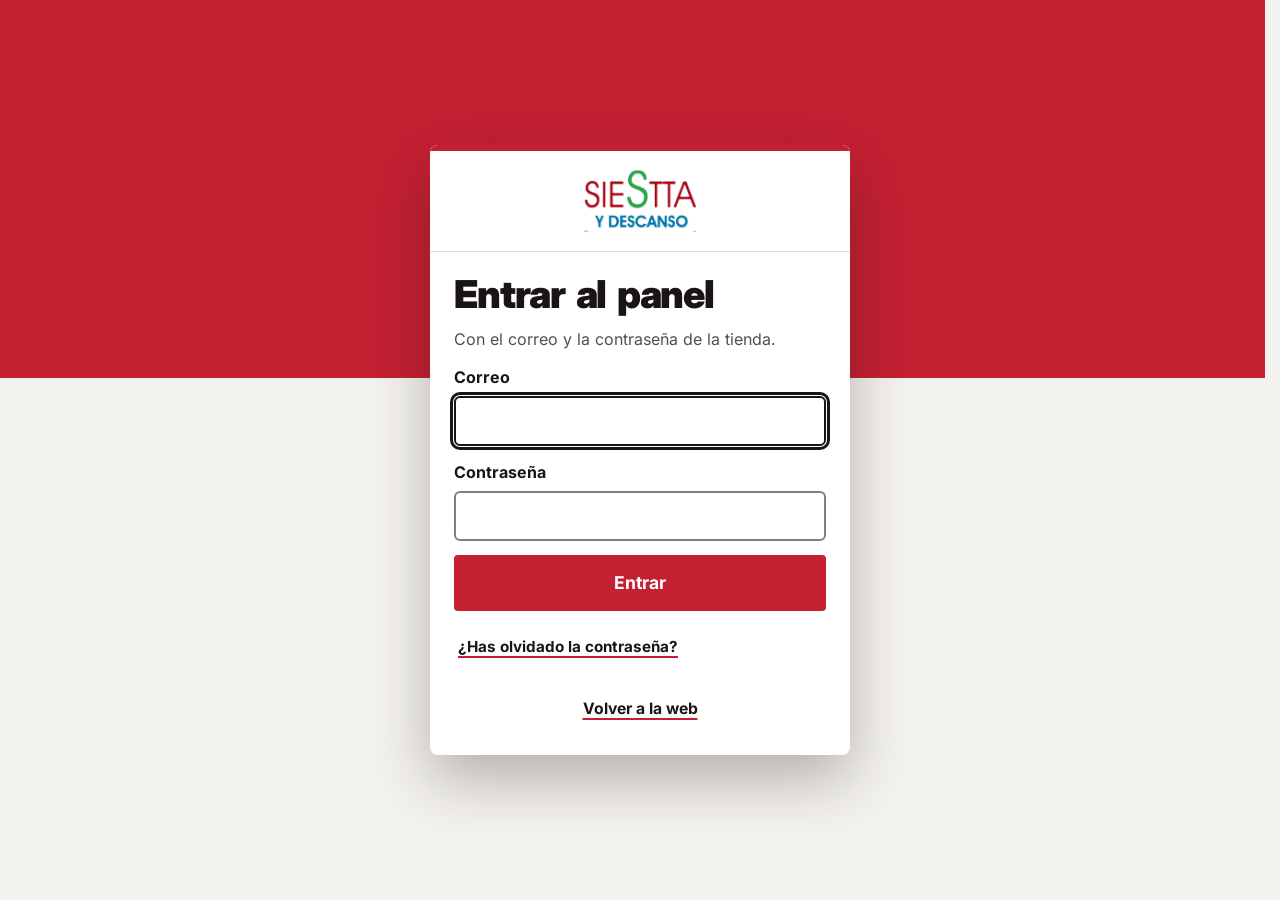
<file: admin.html>
<!doctype html>
<html lang="es">
<head>
  <meta charset="utf-8">
  <meta http-equiv="Content-Security-Policy" content="default-src 'self'; script-src 'self'; connect-src https://elhpoyycvgcrsuttjfpp.supabase.co; img-src 'self' blob: data: https://elhpoyycvgcrsuttjfpp.supabase.co; style-src 'self'; font-src 'self'; object-src 'none'; base-uri 'none'; form-action 'self'">
  <link rel="stylesheet" href="css/marco.css?v=20261123-39" id="anti-marco">
  <script src="js/marco.js?v=20261123-39"></script>
  <meta name="viewport" content="width=device-width, initial-scale=1, viewport-fit=cover">
  <title>Panel de la tienda · Siestta y Descanso</title>
  <meta name="robots" content="noindex, nofollow">
  <meta name="theme-color" content="#c42032">
  <link rel="icon" href="img/logo.png">
  <link rel="preload" href="fonts/inter-var.woff2" as="font" type="font/woff2" crossorigin>
  <link rel="preload" href="fonts/inter-display-var.woff2" as="font" type="font/woff2" crossorigin>
  <link rel="stylesheet" href="css/estilos.css?v=20261123-39">
  <link rel="stylesheet" href="css/admin.css?v=20261123-39">
</head>
<body class="panel" data-sesion="no">
  <a class="saltar" href="#panel-contenido">Saltar al contenido</a>

  <!-- Cabecera blanca con la barra roja fina, como la web. Las pestañas van dentro: arriba en escritorio
       y, en el móvil, como barra fija abajo -->
  <header class="panel-cabecera">
    <div class="panel-envoltura panel-cabecera__fila">
      <img class="panel-cabecera__logo" src="img/logo.png" alt="Siestta y Descanso" width="494" height="277">
      <p class="panel-cabecera__titulo">Panel de la tienda</p>
      <p class="guardado" id="guardado"></p>
      <a class="cab-boton panel-cabecera__web" href="index.html" target="_blank" rel="noopener">
        <svg class="icono" aria-hidden="true" focusable="false"><use href="#i-web"/></svg>
        <span>Ver la web</span>
      </a>
      <!-- Cuenta: burbuja con la inicial; al tocarla, el correo y «Cerrar sesión» -->
      <div class="cuenta panel-cabecera__cuenta">
        <button type="button" class="cuenta__burbuja" id="cuenta-boton" aria-expanded="false" aria-controls="cuenta-menu" aria-label="Cuenta">
          <span class="cuenta__inicial" id="cuenta-inicial" aria-hidden="true"></span>
        </button>
        <div class="cuenta__menu" id="cuenta-menu" hidden>
          <p class="cuenta__correo" id="cuenta-correo"></p>
          <button type="button" class="cuenta__salir" id="salir">
            <svg class="icono" aria-hidden="true" focusable="false"><use href="#i-salir"/></svg>Cerrar sesión
          </button>
        </div>
      </div>
    </div>

    <nav class="pestanas" role="tablist" aria-label="Partes del panel">
      <button type="button" role="tab" class="pestana" id="t-productos" aria-controls="p-productos" aria-selected="true">
        <svg class="icono pestana__icono" aria-hidden="true" focusable="false"><use href="#i-cat-sofas"/></svg>
        <span class="pestana__texto">Productos</span>
      </button>
      <button type="button" role="tab" class="pestana" id="t-textos" aria-controls="p-textos" aria-selected="false" tabindex="-1">
        <svg class="icono pestana__icono" aria-hidden="true" focusable="false"><use href="#i-portada"/></svg>
        <span class="pestana__texto">Portada</span>
      </button>
      <button type="button" role="tab" class="pestana" id="t-horario" aria-controls="p-horario" aria-selected="false" tabindex="-1">
        <svg class="icono pestana__icono" aria-hidden="true" focusable="false"><use href="#i-tienda"/></svg>
        <span class="pestana__texto">Tienda</span>
      </button>
      <button type="button" role="tab" class="pestana" id="t-confianza" aria-controls="p-confianza" aria-selected="false" tabindex="-1">
        <svg class="icono pestana__icono" aria-hidden="true" focusable="false"><use href="#i-estrella"/></svg>
        <span class="pestana__texto">Opiniones</span>
      </button>
    </nav>
  </header>

  <!-- Mientras se entra o se cargan los datos -->
  <div class="carga panel-envoltura" id="carga" role="status" hidden>
    <span class="carga__rueda" aria-hidden="true"></span>
    <svg class="icono carga__aviso" aria-hidden="true" focusable="false"><use href="#i-alerta"/></svg>
    <p class="carga__texto" id="carga-texto">Cargando los productos…</p>
    <button type="button" class="boton boton--noche" id="carga-reintentar" hidden>Volver a intentarlo</button>
  </div>

  <main id="panel-contenido" class="panel-envoltura">

    <!-- Productos -->
    <section class="hoja" id="p-productos" role="tabpanel" aria-labelledby="t-productos" tabindex="-1">
      <div class="hoja__cab">
        <h1 class="cartel hoja__titulo">Productos</h1>
        <button type="button" class="boton boton--noche boton--grande boton-anadir" id="anadir">
          <svg class="icono" aria-hidden="true" focusable="false"><use href="#i-mas"/></svg> Añadir producto
        </button>
      </div>

      <!-- Resumen: «7 productos · 1 reservado · 3 en oferta» (lo pinta admin.js) -->
      <ul class="resumen" id="resumen"></ul>

      <div class="vista" role="group" aria-label="Qué productos ver">
        <button type="button" class="vista__boton" data-vista="web" aria-pressed="true">En la web <span class="vista__cuenta" id="cuenta-web">0</span></button>
        <button type="button" class="vista__boton" data-vista="vendidos" aria-pressed="false">Vendidos <span class="vista__cuenta" id="cuenta-vendidos">0</span></button>
      </div>

      <!-- Buscar y filtrar (solo salen con bastantes productos; admin.js) -->
      <div class="lista-filtros" id="lista-filtros" hidden>
        <label class="campo campo--compacto lista-filtros__buscar">
          <span class="visualmente-oculto">Buscar un producto</span>
          <input type="search" id="lista-buscar" autocomplete="off" placeholder="Buscar…">
        </label>
        <div class="opciones__fila lista-filtros__cats" role="group" aria-label="Categoría">
          <button type="button" class="filtro-cat" data-cat="" aria-pressed="true">Todo</button>
          <button type="button" class="filtro-cat" data-cat="sofas" aria-pressed="false">Sofás</button>
          <button type="button" class="filtro-cat" data-cat="sillones" aria-pressed="false">Sillones</button>
          <button type="button" class="filtro-cat" data-cat="colchones" aria-pressed="false">Colchones</button>
          <button type="button" class="filtro-cat" data-cat="camas" aria-pressed="false">Camas</button>
          <button type="button" class="filtro-cat" data-cat="accesorios" aria-pressed="false">Accesorios</button>
          <button type="button" class="filtro-cat" data-cat="otros" aria-pressed="false">Otros</button>
        </div>
      </div>
      <ul class="lista" id="lista" aria-label="Lista de productos"></ul>
      <p class="lista-vacia" id="lista-vacia" hidden></p>
      <button type="button" class="boton boton--linea lista-quitar-filtro" id="lista-quitar-filtro" hidden>Quitar filtro</button>
    </section>

    <!-- Tienda: horario, aviso de la web y contacto; todo a la vista, se edita en el sitio -->
    <section class="hoja" id="p-horario" role="tabpanel" aria-labelledby="t-horario" tabindex="-1" hidden>
      <h1 class="cartel hoja__titulo">Tienda</h1>

      <section class="bloque con-estado" id="horario-bloque" aria-labelledby="horario-titulo">
        <div class="bloque__cab">
          <h2 class="bloque__titulo" id="horario-titulo"><span class="bloque__icono" aria-hidden="true"><svg class="icono" focusable="false"><use href="#i-reloj"/></svg></span>Horario</h2>
          <span class="plegable__estado"></span>
        </div>
        <ol class="tramos" id="tramos" aria-label="Horarios"></ol>
        <div class="anadir-tramo" role="group" aria-label="Añadir horario">
          <span class="anadir-tramo__texto">Añadir:</span>
          <button type="button" class="rapido" data-anadir-dias="Lunes a viernes">+ Lunes a viernes</button>
          <button type="button" class="rapido" data-anadir-dias="Sábados">+ Sábados</button>
          <button type="button" class="rapido" data-anadir-dias="Domingos">+ Domingos</button>
          <button type="button" class="rapido" id="anadir-tramo" data-anadir-dias="">+ Otros días</button>
        </div>
        <p class="bloque__ayuda">Los días sin horario no salen. Para que salga «Cerrado», añade el día y marca «Cerrado».</p>
        <details class="ayuda-plegable">
          <summary>Más ayuda</summary>
          <p class="bloque__ayuda">Un día solo puede estar en un horario: en las demás filas sale tachado. ¿Horario de verano? Cámbialo aquí y vuelve a ponerlo después, o avísalo en «Aviso en la web».</p>
        </details>
        <div class="previa">
          <p class="previa-titulo">Así se verá en la web:</p>
          <p class="horario-previa" id="horario-previa"></p>
        </div>
      </section>

      <section class="bloque con-estado" id="aviso-bloque" aria-labelledby="aviso-titulo">
        <div class="bloque__cab">
          <h2 class="bloque__titulo" id="aviso-titulo"><span class="bloque__icono" aria-hidden="true"><svg class="icono" focusable="false"><use href="#i-aviso"/></svg></span>Aviso en la web</h2>
          <span class="plegable__estado"></span>
          <label class="interruptor interruptor--cab">
            <input type="checkbox" role="switch" id="aviso-activo" aria-label="Enseñar el aviso en la web" aria-describedby="aviso-texto-error">
            <span class="interruptor__texto interruptor__estado" id="aviso-activo-estado" aria-hidden="true">No se ve</span>
          </label>
        </div>
        <p class="bloque__ayuda bloque__ayuda--apagado" id="aviso-apagado-nota">Apagado: no se ve en la web.</p>
        <label class="campo">
          <span class="campo__etiqueta">Texto del aviso</span>
          <input type="text" id="aviso-texto" maxlength="120" autocomplete="off" aria-describedby="aviso-texto-error aviso-cuenta">
          <span class="campo__error" id="aviso-texto-error" hidden></span>
          <span class="campo__cuenta" id="aviso-cuenta">0 / 120</span>
        </label>
        <div class="rapidos sugerencias" role="group" aria-labelledby="sugerencias-titulo">
          <span class="sugerencias__titulo" id="sugerencias-titulo">Sugerencias:</span>
          <button type="button" class="sugerencia" data-texto="Cerrado por vacaciones. Volvemos pronto."><svg class="icono" aria-hidden="true" focusable="false"><use href="#i-mas"/></svg>Cerrado por vacaciones</button>
          <button type="button" class="sugerencia" data-texto="Cerrado por feria. ¡Felices fiestas!"><svg class="icono" aria-hidden="true" focusable="false"><use href="#i-mas"/></svg>Cerrado por feria</button>
          <button type="button" class="sugerencia" data-texto="Hoy cerramos antes."><svg class="icono" aria-hidden="true" focusable="false"><use href="#i-mas"/></svg>Hoy cerramos antes</button>
        </div>
        <div class="previa">
          <p class="previa-titulo">Así se verá:</p>
          <div class="aviso aviso--previa" id="aviso-previa">
            <p class="aviso__fila"><strong class="aviso__ante">Aviso</strong> <span class="aviso__texto" id="aviso-previa-texto"></span></p>
          </div>
        </div>
      </section>

      <section class="bloque" id="contacto-bloque" aria-labelledby="contacto-titulo">
        <h2 class="bloque__titulo" id="contacto-titulo"><span class="bloque__icono" aria-hidden="true"><svg class="icono" focusable="false"><use href="#i-telefono"/></svg></span>Contacto</h2>
        <div class="fila-campos">
          <label class="campo">
            <span class="campo__etiqueta campo__etiqueta--icono"><svg class="icono" aria-hidden="true" focusable="false"><use href="#i-telefono"/></svg>Teléfono</span>
            <input type="tel" id="telefono" maxlength="20" autocomplete="off" inputmode="tel" placeholder="Ej.: 926 12 34 56" aria-describedby="telefono-error">
            <span class="campo__error" id="telefono-error" hidden></span>
          </label>
          <label class="campo">
            <span class="campo__etiqueta campo__etiqueta--icono campo__etiqueta--wa"><svg class="icono icono--lleno" aria-hidden="true" focusable="false"><use href="#i-wa"/></svg>WhatsApp</span>
            <input type="tel" id="whatsapp" maxlength="20" autocomplete="off" inputmode="tel" placeholder="Ej.: 621 23 05 88" aria-describedby="whatsapp-error">
            <span class="campo__error" id="whatsapp-error" hidden></span>
          </label>
        </div>
        <label class="casilla">
          <input type="checkbox" id="whatsapp-mismo">
          <span>WhatsApp es el mismo número</span>
        </label>
        <label class="campo">
          <span class="campo__etiqueta campo__etiqueta--icono"><svg class="icono" aria-hidden="true" focusable="false"><use href="#i-lugar"/></svg>Dirección</span>
          <textarea id="direccion" rows="2" maxlength="140" aria-describedby="direccion-error"></textarea>
          <span class="campo__error" id="direccion-error" hidden></span>
        </label>
        <a class="enlace-ficha" id="direccion-mapa" href="https://www.google.com/maps/search/?api=1&amp;query=Siestta%20y%20Descanso" target="_blank" rel="noopener">Comprobar en Google Maps</a>
        <label class="campo">
          <span class="campo__etiqueta campo__etiqueta--icono"><svg class="icono" aria-hidden="true" focusable="false"><use href="#i-camion"/></svg>Zona de entrega</span>
          <input type="text" id="zona-entrega" maxlength="80" autocomplete="off" placeholder="Tomelloso y pueblos cercanos">
        </label>
      </section>

      <section class="bloque con-estado" id="desde-bloque" aria-labelledby="desde-titulo">
        <div class="bloque__cab">
          <h2 class="bloque__titulo" id="desde-titulo"><span class="bloque__icono" aria-hidden="true"><svg class="icono" focusable="false"><use href="#i-calendario"/></svg></span>Desde qué año</h2>
        </div>
        <label class="campo campo--corto">
          <span class="campo__etiqueta">Año en que abrió</span>
          <input type="text" id="desde" inputmode="numeric" maxlength="4" autocomplete="off" aria-describedby="desde-ayuda desde-error">
          <span class="campo__ayuda" id="desde-ayuda">Sale como «Desde 2003».</span>
          <span class="campo__error" id="desde-error" hidden></span>
        </label>
      </section>
    </section>

    <!-- Portada: arriba lo que más se usa (temporada, anuncio, destacado); textos y foto de la tienda, plegados abajo -->
    <section class="hoja" id="p-textos" role="tabpanel" aria-labelledby="t-textos" tabindex="-1" hidden>
      <h1 class="cartel hoja__titulo">Portada</h1>

      <!-- Temporada: banda de arriba y sección con los productos marcados «En la temporada» -->
      <section class="bloque con-estado" id="temporada-bloque" aria-labelledby="temporada-titulo">
        <div class="bloque__cab">
          <h2 class="bloque__titulo" id="temporada-titulo"><span class="bloque__icono" aria-hidden="true"><svg class="icono" focusable="false"><use href="#i-calendario"/></svg></span>Temporada</h2>
          <span class="plegable__estado"></span>
        </div>
        <fieldset class="opciones">
          <legend class="visualmente-oculto">¿Qué temporada?</legend>
          <div class="opciones__fila" id="temporada-tipos">
            <label class="opcion opcion--chip"><input type="radio" name="temporada" value="ninguna"><span>Ninguna</span></label>
            <label class="opcion opcion--chip"><input type="radio" name="temporada" value="navidad"><span>Navidad</span></label>
            <label class="opcion opcion--chip"><input type="radio" name="temporada" value="black-friday"><span>Black Friday</span></label>
            <label class="opcion opcion--chip"><input type="radio" name="temporada" value="rebajas"><span>Rebajas</span></label>
            <label class="opcion opcion--chip"><input type="radio" name="temporada" value="feria"><span>Feria</span></label>
          </div>
        </fieldset>
        <div class="fila-campos">
          <label class="campo">
            <span class="campo__etiqueta">Texto de la banda (opcional)</span>
            <input type="text" id="temporada-texto" maxlength="60" autocomplete="off" aria-describedby="temporada-cuenta">
            <span class="campo__cuenta" id="temporada-cuenta">0 / 60</span>
          </label>
          <label class="campo campo--corto">
            <span class="campo__etiqueta">Hasta (opcional)</span>
            <input type="date" id="temporada-hasta" aria-describedby="temporada-hasta-ayuda temporada-hasta-error">
            <span class="campo__ayuda" id="temporada-hasta-ayuda">Si lo dejas vacío, sigue hasta que la apagues.</span>
            <span class="campo__error" id="temporada-hasta-error" hidden></span>
          </label>
        </div>
        <p class="temporada-recuento" id="temporada-recuento" role="status"></p>
        <details class="mas-detalles" id="temporada-prod-caja">
          <summary><svg class="icono" aria-hidden="true" focusable="false"><use href="#i-lista"/></svg><span>Productos de la temporada</span><span class="mas-detalles__cuenta" id="temporada-prod-cuenta"></span></summary>
          <div class="mas-detalles__campos">
            <p class="bloque__ayuda">Enciende los que quieras que salgan en la sección de la temporada de la web.</p>
            <div class="temporada-filtros">
              <label class="campo campo--compacto">
                <span class="campo__etiqueta">Buscar</span>
                <input type="search" id="temporada-buscar" autocomplete="off" placeholder="Nombre del producto">
              </label>
              <label class="casilla"><input type="checkbox" id="temporada-solo"><span>Solo los marcados</span></label>
            </div>
            <ul class="temporada-lista" id="temporada-lista" aria-label="Productos: enciende los que salen en la temporada"></ul>
            <p class="bloque__ayuda" id="temporada-lista-vacia" hidden></p>
          </div>
        </details>
        <div class="previa">
          <p class="previa-titulo">Así se verá:</p>
          <div class="temporada-previa" id="temporada-previa" inert></div>
        </div>
      </section>

      <!-- Anuncio destacado: sorteos, eventos… (título y texto a la vista; foto, botón y fecha, plegados) -->
      <section class="bloque con-estado" id="anuncio-bloque" aria-labelledby="anuncio-bloque-titulo">
        <div class="bloque__cab">
          <h2 class="bloque__titulo" id="anuncio-bloque-titulo"><span class="bloque__icono" aria-hidden="true"><svg class="icono" focusable="false"><use href="#i-aviso"/></svg></span>Anuncio</h2>
          <span class="plegable__estado"></span>
          <!-- Encender o apagar: el mismo interruptor que el aviso de la pestaña Tienda -->
          <label class="interruptor interruptor--cab">
            <input type="checkbox" role="switch" id="anuncio-activo" aria-label="Enseñar el anuncio en la web" aria-describedby="anuncio-activo-error anuncio-nota-publicar anuncio-apagado-nota">
            <span class="interruptor__texto interruptor__estado" id="anuncio-activo-estado" aria-hidden="true">No se ve</span>
          </label>
        </div>
        <span class="campo__error" id="anuncio-activo-error" hidden></span>
        <p class="bloque__ayuda bloque__ayuda--apagado" id="anuncio-apagado-nota">Apagado: no se ve en la web. Puedes prepararlo igual.</p>
        <fieldset class="opciones">
          <legend class="visualmente-oculto">¿Qué quieres anunciar?</legend>
          <div class="opciones__fila" id="anuncio-tipos">
            <label class="opcion opcion--chip"><input type="radio" name="anuncio-tipo" value="sorteo"><span>Sorteo</span></label>
            <label class="opcion opcion--chip"><input type="radio" name="anuncio-tipo" value="evento"><span>Evento</span></label>
            <label class="opcion opcion--chip"><input type="radio" name="anuncio-tipo" value="anuncio"><span>Anuncio</span></label>
          </div>
        </fieldset>
        <label class="campo">
          <span class="campo__etiqueta">Título</span>
          <input type="text" id="anuncio-titulo" maxlength="60" autocomplete="off" placeholder="Ej.: Sorteo de un colchón" aria-describedby="anuncio-titulo-error anuncio-titulo-cuenta">
          <span class="campo__error" id="anuncio-titulo-error" hidden></span>
          <span class="campo__cuenta" id="anuncio-titulo-cuenta">0 / 60</span>
        </label>
        <label class="campo">
          <span class="campo__etiqueta">Texto (opcional)</span>
          <textarea id="anuncio-texto" rows="2" maxlength="220" aria-describedby="anuncio-texto-cuenta"></textarea>
          <span class="campo__cuenta" id="anuncio-texto-cuenta">0 / 220</span>
        </label>
        <!-- En un sorteo, las bases y la fecha van aquí, a la vista; en lo demás, dentro del plegable (admin.js las mueve) -->
        <div class="anuncio-hueco" id="anuncio-hueco-visible">
          <div class="anuncio-sorteo" id="anuncio-sorteo-campos">
            <label class="campo">
              <span class="campo__etiqueta">Enlace a las bases (opcional)</span>
              <span class="campo__ayuda" id="anuncio-nota-sorteo">Si haces un sorteo, añade el enlace a las bases.</span>
              <input type="url" id="anuncio-bases" maxlength="500" autocomplete="off" inputmode="url" aria-describedby="anuncio-nota-sorteo anuncio-bases-error">
              <span class="campo__error" id="anuncio-bases-error" hidden></span>
            </label>
            <label class="campo campo--corto">
              <span class="campo__etiqueta">Hasta (opcional)</span>
              <input type="date" id="anuncio-hasta">
            </label>
          </div>
        </div>
        <p class="bloque__ayuda" id="anuncio-nota-publicar" hidden>Se actualiza en la web al terminar de escribir.</p>
        <details class="mas-detalles">
          <summary><svg class="icono" aria-hidden="true" focusable="false"><use href="#i-lista"/></svg><span id="anuncio-pliegue-titulo">Foto y botón (opcional)</span></summary>
          <div class="mas-detalles__campos">
            <div class="anuncio-hueco" id="anuncio-hueco-plegado"></div>
            <div class="campo">
              <span class="campo__etiqueta">Foto</span>
              <img class="tienda-foto" id="anuncio-foto-img" alt="Foto del anuncio" hidden>
              <input type="file" id="anuncio-foto-camara" class="visualmente-oculto" accept="image/*" capture="environment" tabindex="-1">
              <input type="file" id="anuncio-foto-galeria" class="visualmente-oculto" accept="image/*" tabindex="-1">
              <div class="foto-acciones">
                <button type="button" class="boton boton--linea" id="anuncio-foto-hacer"><svg class="icono" aria-hidden="true" focusable="false"><use href="#i-camara"/></svg> Hacer foto</button>
                <button type="button" class="boton-texto" id="anuncio-foto-elegir">Elegir de la galería</button>
                <button type="button" class="boton-texto" id="anuncio-foto-quitar" hidden>Quitar la foto</button>
              </div>
              <p class="foto-estado" id="anuncio-foto-estado" role="status"></p>
            </div>
            <div class="fila-campos">
              <label class="campo">
                <span class="campo__etiqueta">Texto del botón</span>
                <input type="text" id="anuncio-boton" maxlength="30" autocomplete="off" placeholder="Ej.: Participa en Instagram">
              </label>
              <label class="campo">
                <span class="campo__etiqueta">Enlace del botón</span>
                <input type="url" id="anuncio-enlace" maxlength="500" autocomplete="off" inputmode="url" placeholder="Ej.: instagram.com/p/…" aria-describedby="anuncio-enlace-error">
                <span class="campo__error" id="anuncio-enlace-error" hidden></span>
              </label>
            </div>
          </div>
        </details>
        <div class="previa">
          <p class="previa-titulo">Así se verá:</p>
          <div class="anuncio-previa" id="anuncio-previa" inert></div>
        </div>
      </section>

      <div class="bloque">
        <fieldset class="opciones">
          <legend class="bloque__titulo"><span class="bloque__icono" aria-hidden="true"><svg class="icono" focusable="false"><use href="#i-estrella"/></svg></span>Destacado en la portada</legend>
          <div class="destacado-ninguno" id="destacado-ninguno"></div>
          <div class="destacados" id="destacados"></div>
        </fieldset>
      </div>

      <!-- Lo que se cambia poco, plegado y abajo -->
      <details class="bloque plegable con-estado" id="textos-bloque">
        <summary class="plegable__cab">
          <h2 class="bloque__titulo"><span class="bloque__icono" aria-hidden="true"><svg class="icono" focusable="false"><use href="#i-texto"/></svg></span>Textos de la portada</h2>
          <span class="plegable__estado"></span>
        </summary>
        <div class="plegable__cuerpo">
          <label class="campo">
            <span class="campo__etiqueta">Titular grande</span>
            <span class="campo__ayuda" id="titular-ayuda">Hasta 3 líneas. La última sale en amarillo.</span>
            <textarea id="titular" rows="2" maxlength="80" aria-describedby="titular-ayuda titular-error"></textarea>
            <span class="campo__error" id="titular-error" hidden></span>
          </label>
          <label class="campo">
            <span class="campo__etiqueta">Frase de debajo</span>
            <textarea id="entradilla" rows="2" maxlength="220" aria-describedby="entradilla-cuenta"></textarea>
            <span class="campo__cuenta" id="entradilla-cuenta">0 / 220</span>
          </label>
          <p class="bloque__ayuda">Si lo dejas vacío, se usa el de siempre.</p>
          <div class="previa">
            <p class="previa-titulo">Así se verá:</p>
            <div class="portada-previa" id="portada-previa" inert>
              <p class="cartel portada-previa__titular" id="titular-previa"></p>
              <p class="portada-previa__entradilla" id="entradilla-previa"></p>
              <div class="portada-previa__media">
                <figure class="portada__foto"><img alt=""></figure>
                <a class="oferta-destacada" hidden></a>
              </div>
            </div>
          </div>
        </div>
      </details>

      <details class="bloque plegable con-estado" id="tienda-foto-bloque">
        <summary class="plegable__cab">
          <h2 class="bloque__titulo"><span class="bloque__icono" aria-hidden="true"><svg class="icono" focusable="false"><use href="#i-camara"/></svg></span>Foto de la tienda</h2>
          <span class="plegable__estado"></span>
        </summary>
        <div class="plegable__cuerpo">
          <p class="bloque__ayuda" id="tienda-foto-ayuda">Si no hay destacado.</p>
          <img class="tienda-foto" id="tienda-foto-img" alt="Foto de la tienda que sale ahora">
          <input type="file" id="tienda-foto-camara" class="visualmente-oculto" accept="image/*" capture="environment" tabindex="-1">
          <input type="file" id="tienda-foto-galeria" class="visualmente-oculto" accept="image/*" tabindex="-1">
          <div class="foto-acciones">
            <button type="button" class="boton boton--linea" id="tienda-foto-hacer"><svg class="icono" aria-hidden="true" focusable="false"><use href="#i-camara"/></svg> Hacer foto</button>
            <button type="button" class="boton-texto" id="tienda-foto-elegir">Elegir de la galería</button>
          </div>
          <p class="foto-estado" id="tienda-foto-estado" role="status"></p>
        </div>
      </details>
    </section>

    <!-- Opiniones: opiniones, financiación, marcas y año (id «confianza»); todo a la vista, se edita en el sitio -->
    <section class="hoja" id="p-confianza" role="tabpanel" aria-labelledby="t-confianza" tabindex="-1" hidden>
      <h1 class="cartel hoja__titulo">Opiniones</h1>

      <section class="bloque con-estado" id="opiniones-bloque" aria-labelledby="opiniones-titulo">
        <div class="bloque__cab">
          <h2 class="bloque__titulo" id="opiniones-titulo"><span class="bloque__icono" aria-hidden="true"><svg class="icono" focusable="false"><use href="#i-estrella"/></svg></span>Opiniones de Google</h2>
          <span class="plegable__estado"></span>
        </div>
        <div class="op-enlace">
          <label class="campo">
            <span class="campo__etiqueta">Enlace a tus opiniones de Google (opcional)</span>
            <input type="url" id="op-enlace" maxlength="500" autocomplete="off" inputmode="url" placeholder="Ej.: https://maps.app.goo.gl/…" aria-describedby="op-enlace-ayuda op-enlace-error">
            <span class="campo__ayuda" id="op-enlace-ayuda">Es el de «Ver todas en Google». Vacío: se busca la tienda en Google Maps.</span>
            <span class="campo__error" id="op-enlace-error" hidden></span>
          </label>
          <a class="enlace-ficha" id="op-enlace-probar" href="https://www.google.com/maps" target="_blank" rel="noopener">Probar</a>
        </div>
        <div class="op-cifras">
          <label class="campo campo--linea">
            <span class="campo__etiqueta">Nota</span>
            <input type="text" id="op-nota" inputmode="decimal" maxlength="3" autocomplete="off" placeholder="4,4" aria-describedby="op-nota-error">
          </label>
          <label class="campo campo--linea">
            <span class="campo__etiqueta">Nº de opiniones en Google</span>
            <input type="text" id="op-total" inputmode="numeric" maxlength="6" autocomplete="off" placeholder="28" aria-describedby="op-total-error">
          </label>
          <span class="campo__error" id="op-nota-error" hidden></span>
          <span class="campo__error" id="op-total-error" hidden></span>
        </div>
        <h3 class="op-subtitulo" id="op-subtitulo">Citas que salen en la web</h3>
        <button type="button" class="boton boton--linea boton--ancho" id="op-anadir"><svg class="icono" aria-hidden="true" focusable="false"><use href="#i-mas"/></svg> Añadir opinión</button>
        <p class="bloque__ayuda">Las opiniones sin texto no salen en la web.</p>
        <ol class="opiniones-lista" id="op-lista" aria-labelledby="op-subtitulo"></ol>
        <div class="previa">
          <p class="previa-titulo">Así se verá:</p>
          <div class="op-previa" id="op-previa" inert></div>
        </div>
      </section>

      <div class="confianza-rejilla">
        <section class="bloque con-estado" id="financiacion-bloque" aria-labelledby="fin-titulo">
          <div class="bloque__cab">
            <h2 class="bloque__titulo" id="fin-titulo"><span class="bloque__icono" aria-hidden="true"><svg class="icono" focusable="false"><use href="#i-tarjeta"/></svg></span>Financiación</h2>
            <label class="interruptor interruptor--cab">
              <input type="checkbox" role="switch" id="fin-activa" aria-label="Ofrecemos financiación (sale en la web)">
              <span class="interruptor__texto interruptor__estado" id="fin-activa-estado" aria-hidden="true">No se ve</span>
            </label>
          </div>
          <p class="bloque__ayuda bloque__ayuda--apagado" id="fin-apagada-nota">Apagado: no se ve en la web.</p>
          <label class="campo" id="fin-texto-campo">
            <span class="campo__etiqueta">Condiciones (opcional)</span>
            <span class="campo__ayuda" id="fin-ayuda">Solo si es seguro. Ej.: «Hasta 12 meses sin intereses».</span>
            <input type="text" id="fin-texto" maxlength="80" autocomplete="off" aria-describedby="fin-ayuda">
          </label>
        </section>

        <section class="bloque con-estado" id="marcas-bloque" aria-labelledby="marcas-titulo">
          <div class="bloque__cab">
            <h2 class="bloque__titulo" id="marcas-titulo"><span class="bloque__icono" aria-hidden="true"><svg class="icono" focusable="false"><use href="#i-etiqueta"/></svg></span>Marcas</h2>
          </div>
          <ul class="marcas-lista" id="marcas-lista" aria-label="Marcas que salen en la web"></ul>
          <div class="fila-anadir">
            <label class="campo">
              <span class="campo__etiqueta">Nueva marca</span>
              <input type="text" id="marca-nueva" maxlength="30" autocomplete="off" aria-describedby="marca-nueva-error">
              <span class="campo__error" id="marca-nueva-error" hidden></span>
            </label>
            <button type="button" class="boton boton--noche" id="marca-anadir">Añadir</button>
          </div>
        </section>

      </div>
    </section>

  </main>

  <!-- Ficha de producto -->
  <dialog class="ficha" id="ficha" aria-labelledby="ficha-titulo">
    <form class="ficha__form" id="ficha-form" novalidate>
      <header class="ficha__cab">
        <div class="ficha__nombre">
          <h2 class="cartel ficha__titulo" id="ficha-titulo">Nuevo producto</h2>
          <p class="ficha__ref" id="ficha-ref"></p>
        </div>
        <button type="button" class="cab-boton ficha__ver-previa" id="ficha-previa-abrir" aria-haspopup="dialog" aria-controls="ficha-previa-caja">
          <svg class="icono" aria-hidden="true" focusable="false"><use href="#i-ojo"/></svg>
          <span>Vista previa</span>
        </button>
        <button type="button" class="ficha__cerrar" id="ficha-cerrar" aria-label="Cerrar la ficha">
          <svg viewBox="0 0 24 24" aria-hidden="true"><path d="M6 6l12 12M18 6L6 18"/></svg>
        </button>
      </header>

      <div class="ficha__cuerpo">
        <!-- Fotos (hasta 4): una grande arriba y las miniaturas debajo; la primera es la principal (la de la tarjeta) -->
        <div class="ficha__foto" id="fotos">
          <div class="foto-grande">
            <button type="button" class="foto-caja" id="foto-caja">
              <span class="foto-caja__vacia" id="foto-vacia">
                <span class="foto-caja__circulo"><svg viewBox="0 0 24 24" aria-hidden="true"><path d="M4 8h3l2-3h6l2 3h3v11H4z"/><circle cx="12" cy="13" r="3.5"/></svg></span>
                <span class="solo-tactil">Hacer una foto</span>
                <span class="solo-raton">Añadir fotos</span>
              </span>
            </button>
            <img class="foto-grande__img" id="foto-img" alt="" hidden>
            <p class="foto-grande__rota" id="foto-rota" hidden>No se ve esta foto</p>
            <span class="foto-grande__principal" id="foto-principal" hidden>Principal</span>
            <div class="foto-grande__botones" id="foto-botones" hidden>
              <button type="button" class="foto-boton" id="foto-hacer-principal" data-accion="principal">
                <svg class="icono" aria-hidden="true" focusable="false"><use href="#i-estrella"/></svg>Hacer principal
              </button>
              <button type="button" class="foto-boton foto-boton--quitar" id="foto-quitar" data-accion="quitar" aria-label="Quitar esta foto" title="Quitar">
                <svg class="icono" aria-hidden="true" focusable="false"><use href="#i-papelera"/></svg>
              </button>
            </div>
          </div>
          <ol class="fotos-lista" id="fotos-lista" aria-label="Fotos del producto" hidden></ol>
          <input type="file" id="foto-camara" class="visualmente-oculto" accept="image/*" capture="environment" tabindex="-1">
          <input type="file" id="foto-galeria" class="visualmente-oculto" accept="image/*" multiple tabindex="-1">
          <div class="foto-acciones">
            <button type="button" class="boton boton--linea boton--ancho" id="foto-elegir"><svg class="icono" aria-hidden="true" focusable="false"><use href="#i-galeria"/></svg>Elegir de la galería (varias)</button>
          </div>
          <p class="foto-estado" id="foto-estado" role="status"></p>
        </div>

        <div class="ficha__datos">
          <label class="campo campo--compacto">
            <span class="campo__etiqueta">Nombre</span>
            <input type="text" id="f-nombre" maxlength="60" autocomplete="off" required aria-describedby="f-nombre-error">
            <span class="campo__error" id="f-nombre-error" hidden>Escribe cómo se llama el producto.</span>
          </label>

          <fieldset class="opciones">
            <legend class="campo__etiqueta">¿Qué es?</legend>
            <div class="opciones__fila opciones__fila--6">
              <label class="opcion opcion--icono"><input type="radio" name="categoria" value="sofas"><span><svg class="icono" aria-hidden="true" focusable="false"><use href="#i-cat-sofas"/></svg>Sofá</span></label>
              <label class="opcion opcion--icono"><input type="radio" name="categoria" value="sillones"><span><svg class="icono" aria-hidden="true" focusable="false"><use href="#i-cat-sillones"/></svg>Sillón</span></label>
              <label class="opcion opcion--icono"><input type="radio" name="categoria" value="colchones"><span><svg class="icono" aria-hidden="true" focusable="false"><use href="#i-cat-colchones"/></svg>Colchón</span></label>
              <label class="opcion opcion--icono"><input type="radio" name="categoria" value="camas"><span><svg class="icono" aria-hidden="true" focusable="false"><use href="#i-cat-camas"/></svg>Cama</span></label>
              <label class="opcion opcion--icono"><input type="radio" name="categoria" value="accesorios"><span><svg class="icono" aria-hidden="true" focusable="false"><use href="#i-cat-accesorios"/></svg>Accesorio</span></label>
              <label class="opcion opcion--icono"><input type="radio" name="categoria" value="otros"><span><svg class="icono" aria-hidden="true" focusable="false"><use href="#i-cat-otros"/></svg>Otro</span></label>
            </div>
          </fieldset>

          <div class="ficha__precios">
            <label class="campo campo--compacto campo--precio">
              <span class="campo__etiqueta">Precio en euros</span>
              <span class="con-unidad"><input type="text" id="f-precio" inputmode="decimal" autocomplete="off" placeholder="Consultar" aria-describedby="f-precio-ayuda f-precio-error"><span aria-hidden="true">€</span></span>
              <span class="campo__ayuda" id="f-precio-ayuda">Si lo dejas vacío, pone «Consultar».</span>
              <span class="campo__error" id="f-precio-error" hidden></span>
            </label>
            <label class="casilla casilla--rebajado">
              <input type="checkbox" id="f-rebajado" aria-controls="f-antes-caja">
              <span>Rebajado</span>
            </label>
            <span class="campo__ayuda rebajado-ayuda" id="f-rebajado-ayuda" hidden>Pon antes el precio de ahora.</span>
            <div class="antes" id="f-antes-caja" hidden>
              <label class="campo campo--compacto campo--precio">
                <span class="campo__etiqueta">Precio de antes</span>
                <span class="con-unidad"><input type="text" id="f-antes" inputmode="decimal" autocomplete="off" aria-describedby="f-antes-error"><span aria-hidden="true">€</span></span>
                <span class="campo__error" id="f-antes-error" hidden></span>
              </label>
            </div>
          </div>

          <div class="ficha__interruptores">
            <label class="interruptor">
              <input type="checkbox" role="switch" id="f-destacado">
              <span class="interruptor__texto">Primero en la lista</span>
            </label>
            <label class="interruptor" id="f-portada-caja">
              <input type="checkbox" role="switch" id="f-portada" aria-describedby="f-portada-nota f-portada-ayuda">
              <span class="interruptor__texto">Destacado en la portada</span>
              <span class="interruptor__nota" id="f-portada-nota" hidden>Necesita foto</span>
              <span class="interruptor__nota" id="f-portada-ayuda" hidden></span>
            </label>
            <label class="interruptor" id="f-temporada-caja">
              <input type="checkbox" role="switch" id="f-temporada" aria-describedby="f-temporada-nota">
              <span class="interruptor__texto">En la temporada</span>
              <span class="interruptor__nota" id="f-temporada-nota" hidden>Sale cuando actives una temporada</span>
            </label>
          </div>

          <fieldset class="opciones">
            <legend class="campo__etiqueta">Etiqueta en la foto</legend>
            <div class="opciones__fila">
              <label class="opcion opcion--chip"><input type="radio" name="etiqueta" value=""><span>Ninguna</span></label>
              <label class="opcion opcion--chip opcion--exposicion"><input type="radio" name="etiqueta" value="exposicion"><span>Exposición</span></label>
              <label class="opcion opcion--chip opcion--oferta"><input type="radio" name="etiqueta" value="oferta"><span>Oferta</span></label>
              <label class="opcion opcion--chip opcion--ultimas"><input type="radio" name="etiqueta" value="ultimas"><span>Últimas unidades</span></label>
            </div>
          </fieldset>

          <label class="campo campo--compacto">
            <span class="campo__etiqueta">Descripción corta</span>
            <textarea id="f-descripcion" rows="2" maxlength="140" aria-describedby="f-descripcion-cuenta"></textarea>
            <span class="campo__cuenta" id="f-descripcion-cuenta">0 / 140</span>
          </label>

          <details class="mas-detalles" id="f-mas">
            <summary><svg class="icono" aria-hidden="true" focusable="false"><use href="#i-lista"/></svg><span>Más detalles (opcional)</span></summary>
            <div class="mas-detalles__campos">
              <label class="campo campo--compacto">
                <span class="campo__etiqueta">Descripción larga</span>
                <textarea id="f-larga" rows="4" maxlength="1000" aria-describedby="f-larga-cuenta"></textarea>
                <span class="campo__cuenta" id="f-larga-cuenta">0 / 1000</span>
              </label>
              <label class="campo campo--compacto">
                <span class="campo__etiqueta">Medidas</span>
                <input type="text" id="f-medidas" maxlength="120" autocomplete="off" placeholder="Ancho × fondo × alto">
              </label>
              <label class="campo campo--compacto">
                <span class="campo__etiqueta">Telas y colores</span>
                <input type="text" id="f-colores" maxlength="160" autocomplete="off">
              </label>
              <fieldset class="opciones" id="f-firmeza-caja">
                <legend class="campo__etiqueta">Firmeza</legend>
                <div class="opciones__fila">
                  <label class="opcion opcion--chip"><input type="radio" name="firmeza" value=""><span>Sin indicar</span></label>
                  <label class="opcion opcion--chip"><input type="radio" name="firmeza" value="blanda"><span>Blanda</span></label>
                  <label class="opcion opcion--chip"><input type="radio" name="firmeza" value="media"><span>Media</span></label>
                  <label class="opcion opcion--chip"><input type="radio" name="firmeza" value="firme"><span>Firme</span></label>
                  <label class="opcion opcion--chip"><input type="radio" name="firmeza" value="muy firme"><span>Muy firme</span></label>
                </div>
              </fieldset>
              <p class="bloque__ayuda" id="f-firmeza-nota" hidden></p>
              <label class="interruptor">
                <input type="checkbox" role="switch" id="f-amedida">
                <span class="interruptor__texto">Se puede pedir a medida</span>
              </label>
              <label class="campo campo--compacto">
                <span class="campo__etiqueta">Plazo orientativo</span>
                <input type="text" id="f-plazo" maxlength="60" autocomplete="off" aria-describedby="f-plazo-ayuda">
                <span class="campo__ayuda" id="f-plazo-ayuda">Solo si es seguro.</span>
              </label>
            </div>
          </details>

          <button type="button" class="boton-texto ficha__borrar" id="ficha-borrar" hidden>Borrar este producto</button>
        </div>
      </div>

      <footer class="ficha__pie">
        <p class="ficha__error" id="ficha-error" role="alert"></p>
        <p class="ficha__nota guardado" id="ficha-nota" data-estado="ok" role="status" hidden>✓ Guardado</p>
        <button type="button" class="boton boton--linea" id="ficha-cancelar">Cancelar</button>
        <button type="submit" class="boton boton--noche" id="ficha-guardar">Añadir a la web</button>
      </footer>
    </form>
  </dialog>

  <!-- Vista previa de la tarjeta (se abre con el botón «Vista previa» de la ficha) -->
  <dialog class="previa-ficha" id="ficha-previa-caja" aria-labelledby="ficha-previa-titulo">
    <header class="previa-ficha__cab">
      <h2 class="previa-ficha__titulo" id="ficha-previa-titulo">Así se verá en la web</h2>
      <button type="button" class="ficha__cerrar" id="ficha-previa-cerrar" aria-label="Cerrar la vista previa">
        <svg viewBox="0 0 24 24" aria-hidden="true"><path d="M6 6l12 12M18 6L6 18"/></svg>
      </button>
    </header>
    <div class="previa-ficha__cuerpo">
      <ul class="productos productos--previa" id="ficha-previa" inert></ul>
      <a class="enlace-ficha" id="ficha-ver" href="index.html" target="_blank" rel="noopener" hidden>Ver la ficha en la web</a>
    </div>
  </dialog>

  <!-- Entrar: correo y contraseña de una cuenta dada de alta en «editores» (ver supabase/LEEME.md) -->
  <dialog class="acceso" id="acceso" aria-labelledby="acceso-titulo" aria-describedby="acceso-ayuda">
    <div class="acceso__caja">
      <img class="acceso__logo" src="img/logo.png" alt="" width="494" height="277">
      <h1 class="cartel acceso__titulo" id="acceso-titulo">Entrar al panel</h1>
      <p class="acceso__ayuda" id="acceso-ayuda">Con el correo y la contraseña de la tienda.</p>

      <form class="acceso__form" id="acceso-form" novalidate>
        <label class="campo">
          <span class="campo__etiqueta">Correo</span>
          <input type="email" id="acceso-correo" autocomplete="username" inputmode="email" autocapitalize="off" spellcheck="false" maxlength="200" required>
        </label>
        <label class="campo">
          <span class="campo__etiqueta">Contraseña</span>
          <input type="password" id="acceso-clave" autocomplete="current-password" maxlength="200" required>
        </label>
        <p class="acceso__error" id="acceso-error" role="alert"></p>
        <button type="submit" class="boton boton--noche boton--grande boton--ancho" id="acceso-entrar">Entrar</button>
        <button type="button" class="boton-texto acceso__enlace" id="acceso-olvido">¿Has olvidado la contraseña?</button>
        <a class="boton-texto acceso__volver" id="acceso-volver" href="index.html">Volver a la web</a>
      </form>

      <!-- Contraseña olvidada: Supabase envía un enlace al correo que vuelve a este panel -->
      <form class="acceso__form" id="olvido-form" novalidate hidden>
        <label class="campo">
          <span class="campo__etiqueta">Correo</span>
          <input type="email" id="olvido-correo" autocomplete="username" inputmode="email" autocapitalize="off" spellcheck="false" maxlength="200" required>
        </label>
        <p class="acceso__error" id="olvido-error" role="alert"></p>
        <p class="acceso__hecho" id="olvido-hecho" role="status"></p>
        <button type="submit" class="boton boton--noche boton--grande boton--ancho" id="olvido-enviar">Enviar el enlace</button>
        <button type="button" class="boton-texto acceso__enlace" id="olvido-volver">Volver a entrar</button>
      </form>

      <!-- Al volver del enlace del correo: contraseña nueva -->
      <form class="acceso__form" id="nueva-form" novalidate hidden>
        <label class="campo">
          <span class="campo__etiqueta">Contraseña nueva</span>
          <span class="campo__ayuda" id="nueva-ayuda">Al menos 8 caracteres.</span>
          <input type="password" id="nueva-clave" autocomplete="new-password" minlength="8" maxlength="200" required aria-describedby="nueva-ayuda">
        </label>
        <label class="campo">
          <span class="campo__etiqueta">Repite la contraseña</span>
          <input type="password" id="nueva-clave2" autocomplete="new-password" minlength="8" maxlength="200" required>
        </label>
        <p class="acceso__error" id="nueva-error" role="alert"></p>
        <button type="submit" class="boton boton--noche boton--grande boton--ancho" id="nueva-guardar">Guardar la contraseña y entrar</button>
      </form>
    </div>
  </dialog>

  <!-- Confirmación -->
  <dialog class="confirmar" id="confirmar" aria-labelledby="confirmar-texto" aria-describedby="confirmar-detalle">
    <p class="confirmar__texto" id="confirmar-texto"></p>
    <p class="confirmar__detalle" id="confirmar-detalle"></p>
    <div class="confirmar__botones">
      <button type="button" class="boton boton--linea" id="confirmar-no">No, volver</button>
      <button type="button" class="boton boton--noche" id="confirmar-si">Sí</button>
    </div>
  </dialog>

  <!-- Aviso flotante: va en la capa de arriba (popover), por encima también de las fichas -->
  <div class="toast" id="toast" popover="manual">
    <p class="toast__texto" id="toast-texto"></p>
    <button type="button" class="toast__boton toast__boton--accion" id="toast-accion" hidden>Deshacer</button>
    <button type="button" class="toast__boton" id="toast-accion2" hidden>Recuperar la foto</button>
    <button type="button" class="toast__boton" id="toast-cerrar">Cerrar</button>
  </div>
  <!-- Lo que dice el aviso flotante se lee también aquí, para los lectores de pantalla -->
  <p class="visualmente-oculto" id="anuncio" role="status" aria-live="polite"></p>
  <p class="visualmente-oculto" id="anuncio-error" role="alert"></p>

  <!-- Iconos (de trazo, 24×24). Se usan con <svg class="icono"><use href="#i-…"/></svg> -->
  <svg class="sprite" width="0" height="0" aria-hidden="true">
    <symbol id="i-wa" viewBox="0 0 24 24"><path fill="currentColor" d="M12 2a10 10 0 0 0-8.6 15.1L2 22l5-1.3A10 10 0 1 0 12 2Zm0 18.2a8.2 8.2 0 0 1-4.2-1.1l-.3-.2-3 .8.8-2.9-.2-.3A8.2 8.2 0 1 1 12 20.2Zm4.5-6.1c-.2-.1-1.5-.7-1.7-.8s-.4-.1-.6.1-.7.8-.8 1-.3.2-.5.1a6.7 6.7 0 0 1-3.3-2.9c-.2-.4.2-.4.7-1.3.1-.2 0-.3 0-.4l-.8-1.8c-.2-.5-.4-.4-.6-.4h-.5a1 1 0 0 0-.7.3 3 3 0 0 0-.9 2.2 5.2 5.2 0 0 0 1.1 2.7 11.8 11.8 0 0 0 4.5 4c1.7.7 2.3.8 3.2.6a2.7 2.7 0 0 0 1.7-1.2 2.2 2.2 0 0 0 .2-1.2c-.1-.1-.3-.2-.5-.3Z"/></symbol>
    <symbol id="i-cat-sofas" viewBox="0 0 24 24"><path d="M5 11V8a2 2 0 0 1 2-2h10a2 2 0 0 1 2 2v3"/><path d="M3 11a2 2 0 0 1 4 0v2h10v-2a2 2 0 0 1 4 0v6H3Z"/><path d="M5 17v2M19 17v2"/></symbol>
    <symbol id="i-cat-sillones" viewBox="0 0 24 24"><path d="M7 11V5a2 2 0 0 1 2-2h6a2 2 0 0 1 2 2v6"/><path d="M4 11a2 2 0 0 1 3 1.7V14h10v-1.3A2 2 0 0 1 20 11v6H4Z"/><path d="M6 17v3M18 17v3"/></symbol>
    <symbol id="i-cat-colchones" viewBox="0 0 24 24"><path d="M3 9h18v8H3z"/><path d="M3 13h18"/><path d="M7 9v8M12 9v8M17 9v8"/></symbol>
    <symbol id="i-cat-camas" viewBox="0 0 24 24"><path d="M3 18V6"/><path d="M3 11h7a3 3 0 0 1 3-3h5a3 3 0 0 1 3 3v7"/><path d="M3 14h18"/><path d="M3 18h18"/></symbol>
    <symbol id="i-cat-accesorios" viewBox="0 0 24 24"><path d="M5 6c4-1.4 10-1.4 14 0 1.4 4 1.4 8 0 12-4 1.4-10 1.4-14 0-1.4-4-1.4-8 0-12Z"/><path d="M9 10c2 .8 4 .8 6 0"/></symbol>
    <symbol id="i-cat-otros" viewBox="0 0 24 24"><path d="M3 8l9-4 9 4-9 4-9-4Z"/><path d="M3 8v8l9 4 9-4V8"/><path d="M12 12v8"/></symbol>
    <symbol id="i-portada" viewBox="0 0 24 24"><path d="M4 5h16v14H4z"/><path d="M4 16l5-5 4 4 2.5-2.5L20 17"/><path d="M15.5 8.5h.01"/></symbol>
    <symbol id="i-reloj" viewBox="0 0 24 24"><path d="M12 3a9 9 0 1 0 0 18 9 9 0 0 0 0-18Z"/><path d="M12 7v5l3.5 2"/></symbol>
    <symbol id="i-telefono" viewBox="0 0 24 24"><path d="M5 4h3.5l2 5-2.5 1.5a11 11 0 0 0 5.5 5.5l1.5-2.5 5 2V19a2 2 0 0 1-2 2A16 16 0 0 1 3 6a2 2 0 0 1 2-2Z"/></symbol>
    <symbol id="i-estrella" viewBox="0 0 24 24"><path d="M12 3.5l2.6 5.4 5.9.8-4.3 4.1 1 5.9L12 16.9l-5.2 2.8 1-5.9-4.3-4.1 5.9-.8Z"/></symbol>
    <symbol id="i-web" viewBox="0 0 24 24"><path d="M14 4h6v6"/><path d="M20 4l-9 9"/><path d="M18 14v5a1 1 0 0 1-1 1H5a1 1 0 0 1-1-1V7a1 1 0 0 1 1-1h5"/></symbol>
    <symbol id="i-salir" viewBox="0 0 24 24"><path d="M15 4h3a2 2 0 0 1 2 2v12a2 2 0 0 1-2 2h-3"/><path d="M10 16l-4-4 4-4"/><path d="M6 12h10"/></symbol>
    <symbol id="i-mas" viewBox="0 0 24 24"><path d="M12 5v14M5 12h14"/></symbol>
    <symbol id="i-aviso" viewBox="0 0 24 24"><path d="M4 10v4h3l6 4V6L7 10Z"/><path d="M16.5 9a4 4 0 0 1 0 6"/><path d="M19 6.5a7.5 7.5 0 0 1 0 11"/></symbol>
    <symbol id="i-camara" viewBox="0 0 24 24"><path d="M4 8h3l2-3h6l2 3h3v11H4z"/><path d="M12 9.5a3.5 3.5 0 1 0 0 7 3.5 3.5 0 0 0 0-7Z"/></symbol>
    <symbol id="i-galeria" viewBox="0 0 24 24"><path d="M7 7V4h13v12h-3"/><path d="M4 8h13v12H4z"/><path d="M4 17l4-4 3 3 2-2 4 4"/></symbol>
    <symbol id="i-texto" viewBox="0 0 24 24"><path d="M5 7V4h14v3"/><path d="M12 4v16"/><path d="M9 20h6"/></symbol>
    <symbol id="i-lugar" viewBox="0 0 24 24"><path d="M12 21s-7-6.2-7-11a7 7 0 0 1 14 0c0 4.8-7 11-7 11Z"/><path d="M12 7.5a2.5 2.5 0 1 0 0 5 2.5 2.5 0 0 0 0-5Z"/></symbol>
    <symbol id="i-camion" viewBox="0 0 24 24"><path d="M3 6h11v10H3z"/><path d="M14 10h4l3 3v3h-7"/><path d="M7 15.5a2 2 0 1 0 0 4 2 2 0 0 0 0-4ZM17 15.5a2 2 0 1 0 0 4 2 2 0 0 0 0-4Z"/></symbol>
    <symbol id="i-tarjeta" viewBox="0 0 24 24"><path d="M3 6h18v12H3z"/><path d="M3 10h18"/><path d="M7 15h4"/></symbol>
    <symbol id="i-etiqueta" viewBox="0 0 24 24"><path d="M3 12V4h8l10 10-8 8Z"/><path d="M7.5 7.5h.01"/></symbol>
    <symbol id="i-calendario" viewBox="0 0 24 24"><path d="M4 6h16v14H4z"/><path d="M4 10h16"/><path d="M8 3v5M16 3v5"/></symbol>
    <symbol id="i-lista" viewBox="0 0 24 24"><path d="M9 6h11M9 12h11M9 18h11"/><path d="M4.5 6h.01M4.5 12h.01M4.5 18h.01"/></symbol>
    <symbol id="i-alerta" viewBox="0 0 24 24"><path d="M12 3.5 2.5 20h19Z"/><path d="M12 10v4.5M12 17.5h.01"/></symbol>
    <symbol id="i-reservar" viewBox="0 0 24 24"><path d="M6 3h12v18l-6-4-6 4Z"/></symbol>
    <symbol id="i-quitar-reserva" viewBox="0 0 24 24"><path d="M6 3h12v18l-6-4-6 4Z"/><path d="M9.5 7.5l5 5M14.5 7.5l-5 5"/></symbol>
    <symbol id="i-vendido" viewBox="0 0 24 24"><path d="M12 3a9 9 0 1 0 0 18 9 9 0 0 0 0-18Z"/><path d="M8 12.5l3 3 5-6"/></symbol>
    <symbol id="i-editar" viewBox="0 0 24 24"><path d="M4 20h4L19 9l-4-4L4 16Z"/><path d="M13.5 6.5l4 4"/></symbol>
    <symbol id="i-tienda" viewBox="0 0 24 24"><path d="M4 9.5 5.5 4h13L20 9.5"/><path d="M4 9.5a2.7 2.7 0 0 0 5.3 0 2.7 2.7 0 0 0 5.4 0 2.7 2.7 0 0 0 5.3 0"/><path d="M5.5 12v8h13v-8"/><path d="M10 20v-4.5h4V20"/></symbol>
    <symbol id="i-ojo" viewBox="0 0 24 24"><path d="M2.5 12S6 5.5 12 5.5 21.5 12 21.5 12 18 18.5 12 18.5 2.5 12 2.5 12Z"/><path d="M12 9a3 3 0 1 0 0 6 3 3 0 0 0 0-6Z"/></symbol>
    <symbol id="i-papelera" viewBox="0 0 24 24"><path d="M4 7h16"/><path d="M9 7V4h6v3"/><path d="M6 7l1 13h10l1-13"/><path d="M10 11v6M14 11v6"/></symbol>
    <symbol id="i-volver"viewBox="0 0 24 24"><path d="M9 14 4 9l5-5"/><path d="M4 9h10.5a5.5 5.5 0 0 1 0 11H11"/></symbol>
  </svg>

  <script src="js/config.js?v=20261123-39" defer></script>
  <script src="js/contenido.js?v=20261123-39" defer></script>
  <script src="js/datos.js?v=20261123-39" defer></script>
  <script src="js/escaparate.js?v=20261123-39" defer></script>
  <script src="js/admin.js?v=20261123-39" defer></script>
</body>
</html>
</file>
<file: css/estilos.css>
/* Siestta y Descanso · web de la tienda
   Dirección: «tienda de oferta». Llamativa como sus carteles (precios grandes, ofertas),
   pero con el oficio de una cadena de retail: color plano, tipografía negrísima y rejilla rígida.
   Sin cartón, giros, grano ni sombras: la energía sale del color, el tamaño y la rejilla.

   Tipografía: titulares, precios y etiquetas en Inter Display (800–900, apretada);
   texto e interfaz en Inter.

   Regla de color 60-30-10:
   - 60 % blanco y gris muy claro (fondos), para que las fotos luzcan; texto en tinta.
   - 30 % rojo Siestta: barra superior, portada, banda de ofertas, botones principales.
   - 10 % amarillo: solo etiquetas de precio, ofertas y el sello «Exposición».
   Azul y verde del logo, solo en detalles (el punto de «abierto ahora» es verde).
   El verde de WhatsApp solo va en los botones de WhatsApp (es funcional). */

@font-face {
  font-family: "Inter";
  src: url("../fonts/inter-var.woff2") format("woff2");
  font-weight: 400 700; font-style: normal; font-display: swap;
}
@font-face {
  font-family: "Inter Display";
  src: url("../fonts/inter-display-var.woff2") format("woff2");
  font-weight: 400 900; font-style: normal; font-display: swap;
}

:root {
  --blanco: #ffffff;
  --gris: #f4f2ef;
  --gris-2: #e9e5e0;
  --linea: #e1dcd6;
  --tinta: #1a1414;
  --tinta-suave: #574e4c;

  --rojo: #c42032;
  --rojo-oscuro: #9e1726;
  --amarillo: #ffd400;
  --azul: #1a6fb0;
  --verde: #2e9b48;

  --wa: #17803f;
  --wa-oscuro: #116632;

  /* Nombres antiguos: los usa el panel (admin.css) */
  --crema: var(--gris);
  --crema-2: var(--gris-2);
  --papel: var(--blanco);
  --noche: var(--tinta);
  --noche-2: #0f0b0b;

  --radio: 4px;
  --letra: "Inter", system-ui, -apple-system, "Segoe UI", Roboto, Arial, sans-serif;
  --letra-titulo: "Inter Display", "Inter", system-ui, -apple-system, "Segoe UI", Roboto, Arial, sans-serif;
  --letra-cartel: var(--letra-titulo);
  --ancho: 1200px;
}

*, *::before, *::after { box-sizing: border-box; }

html { scroll-behavior: smooth; scroll-padding-top: 84px; -webkit-text-size-adjust: 100%; }
@media (prefers-reduced-motion: reduce) { html { scroll-behavior: auto; } }

body {
  margin: 0;
  background: var(--blanco);
  color: var(--tinta);
  font: 400 1rem/1.55 var(--letra);
  -webkit-font-smoothing: antialiased;
  overflow-x: clip;
}

img, svg { display: block; max-width: 100%; }
a { color: inherit; }
p { margin: 0; }

h1, h2, h3 { margin: 0; }
h1, h2 { font-family: var(--letra-titulo); font-weight: 900; line-height: .95; letter-spacing: -.03em; word-spacing: .12em; text-wrap: balance; }
h3 { font-size: 1.05rem; font-weight: 700; line-height: 1.3; }

/* Titulares: negrísimos y apretados, en caja normal */
.cartel { font-family: var(--letra-titulo); font-weight: 900; letter-spacing: -.03em; word-spacing: .12em; line-height: .95; }
.cartel em { font-style: normal; }
h1.cartel { font-size: clamp(2.5rem, 1.6rem + 2.6vw, 3.9rem); }
h2.cartel { font-size: clamp(2rem, 1.4rem + 1.9vw, 3rem); }

.envoltura { width: min(var(--ancho), 100% - 48px); margin-inline: auto; }

.saltar {
  position: absolute; left: 16px; top: -60px; z-index: 50;
  background: var(--tinta); color: #fff; padding: 10px 14px; border-radius: var(--radio); font-weight: 700;
}
.saltar:focus { top: 12px; }

.visualmente-oculto {
  position: absolute; width: 1px; height: 1px; overflow: hidden;
  clip: rect(0 0 0 0); white-space: nowrap;
}

:focus-visible { outline: 3px solid var(--tinta); outline-offset: 2px; border-radius: 2px; }
.barra-sup :focus-visible, .portada__texto :focus-visible, .tira-expo :focus-visible,
.siesta :focus-visible, .pie :focus-visible, .llamada :focus-visible, .aviso :focus-visible { outline-color: var(--amarillo); }

.antetitulo {
  font: 800 .8rem/1.3 var(--letra-titulo); letter-spacing: .06em; text-transform: uppercase;
  color: var(--rojo); margin-bottom: 12px;
}

/* ---------- Botones: 48 px, rectangulares, color plano ---------- */
.boton {
  display: inline-flex; align-items: center; justify-content: center; gap: 8px;
  min-height: 48px; padding: 0 22px; border-radius: var(--radio);
  font: 700 .98rem/1.2 var(--letra); text-decoration: none; text-align: center;
  border: 2px solid transparent; cursor: pointer;
  transition: background-color .15s, color .15s, border-color .15s;
}
.boton svg { width: 20px; height: 20px; flex: none; }
.boton--wa { background: var(--wa); color: #fff; }
.boton--wa:hover { background: var(--wa-oscuro); }
.boton--rojo, .boton--oscuro, .boton--noche { background: var(--rojo); color: #fff; }
.boton--rojo:hover, .boton--oscuro:hover, .boton--noche:hover { background: var(--rojo-oscuro); }
.boton--linea { border-color: var(--tinta); color: var(--tinta); background: transparent; }
.boton--linea:hover { background: var(--tinta); color: #fff; }
.boton--claro { border-color: #fff; color: #fff; background: transparent; }
.boton--claro:hover { background: #fff; color: var(--rojo-oscuro); }
.boton--amarillo { background: var(--amarillo); color: var(--tinta); font-family: var(--letra-titulo); font-weight: 800; }
.boton--amarillo:hover { background: #fff; }
.boton--peque { min-height: 44px; padding: 0 16px; font-size: .92rem; }

.acciones { display: flex; flex-wrap: wrap; gap: 12px; margin-top: 28px; }

/* Enlace con flecha, para acciones secundarias */
.enlace-flecha {
  display: inline-flex; align-items: center; gap: 6px; min-height: 44px;
  font-weight: 700; color: var(--tinta);
  text-decoration: underline; text-decoration-thickness: 2px; text-decoration-color: var(--rojo); text-underline-offset: 5px;
}
.enlace-flecha::after { content: "→"; display: inline-block; }
@media (prefers-reduced-motion: no-preference) {
  .enlace-flecha::after { transition: transform .15s; }
  .enlace-flecha:hover::after { transform: translateX(3px); }
}

/* ---------- Barra superior (roja) y cabecera (blanca) ---------- */
.barra-sup { background: var(--rojo); color: #fff; font-size: .82rem; font-weight: 600; }
.barra-sup__fila > * { white-space: nowrap; }
.barra-sup__fila { display: flex; align-items: center; justify-content: center; flex-wrap: wrap; gap: 0 22px; min-height: 36px; }
.barra-sup a { display: inline-flex; align-items: center; min-height: 36px; color: #fff; font-weight: 700; text-underline-offset: 3px; }
.barra-sup .estado { color: #fff; }

.cabecera {
  position: sticky; top: 0; z-index: 20;
  background: var(--blanco);
  border-bottom: 1px solid var(--linea);
}
.cabecera__fila { display: flex; align-items: center; gap: 24px; min-height: 80px; transition: min-height .2s; }
.marca { display: flex; align-items: center; gap: 14px; text-decoration: none; color: var(--tinta); }
.marca img { height: 58px; width: auto; transition: height .2s; }
.marca__lema { padding-left: 14px; border-left: 2px solid var(--linea); font-size: .85rem; font-weight: 700; line-height: 1.25; color: var(--tinta-suave); white-space: nowrap; }
.nav { display: flex; gap: 22px; margin-left: auto; }
/* Teléfono a la vista (mucha gente prefiere llamar) */
.cabecera__tel {
  display: inline-flex; align-items: center; gap: 8px; min-height: 44px;
  font-weight: 800; font-size: 1rem; color: var(--tinta); text-decoration: none; white-space: nowrap;
}
.cabecera__tel svg { width: 20px; height: 20px; color: var(--s-marca, var(--rojo)); }
.cabecera__tel:hover span { text-decoration: underline; text-decoration-thickness: 2px; text-underline-offset: 4px; }
/* Al bajar por la página: más fina y con sombra (js/main.js pone la clase) */
.cabecera { transition: box-shadow .2s; }
.cabecera--fina { box-shadow: 0 4px 14px rgb(26 20 20 / .12); }
.cabecera--fina .cabecera__fila { min-height: 60px; }
.cabecera--fina .marca img { height: 42px; }
@media (prefers-reduced-motion: reduce) { .cabecera, .cabecera__fila, .marca img { transition: none; } }
@media (max-width: 1240px) { .marca__lema { display: none; } }
/* Con el enlace de la temporada en el menú, la frase del logo deja sitio */
@media (max-width: 1440px) { .cabecera:has(.nav a[href="#temporada"]) .marca__lema { display: none; } }
@media (max-width: 1180px) { .cabecera:has(.nav a[href="#temporada"]) .nav a[href="#medida"] { display: none; } .nav { gap: 18px; } }
@media (max-width: 1080px) { .cabecera__tel span { display: none; } }
.nav a {
  display: inline-flex; align-items: center; min-height: 44px;
  text-decoration: none; font-weight: 700; font-size: .95rem; color: var(--tinta);
  border-bottom: 3px solid transparent;
}
.nav a:hover { border-bottom-color: var(--rojo); }

/* Abierto / cerrado (lo rellena js/main.js): punto verde de la marca si está abierto */
.estado { display: inline-flex; align-items: center; gap: 8px; font-weight: 700; color: var(--tinta); }
.estado[hidden] { display: none; }
.estado::before {
  content: ""; width: 10px; height: 10px; border-radius: 50%; flex: none;
  box-shadow: inset 0 0 0 2px currentColor;
}
.estado[data-abierto="si"]::before { background: var(--verde); box-shadow: 0 0 0 2px #fff; }
.abierto .estado[data-abierto="si"]::before { box-shadow: 0 0 0 3px rgb(46 155 72 / .25); }

/* ---------- 1. Portada: bloque rojo con el titular y la foto de la tienda a sangre ---------- */
.portada { background: var(--rojo); color: #fff; }
.portada__fila { display: grid; grid-template-columns: minmax(0, 7fr) minmax(0, 5fr); min-height: 430px; }
.portada__texto { align-self: center; padding: 44px 48px 48px 0; min-width: 0; }
.portada .antetitulo { color: #fff; }
.portada__desde[hidden] { display: none; }
.portada h1 { color: #fff; }
.portada h1 em { color: var(--amarillo); }
.entradilla { font-size: 1.12rem; line-height: 1.5; color: #fff; margin-top: 22px; max-width: 42ch; }
.portada .acciones { margin-top: 30px; }

/* La foto de la tienda llega hasta el borde derecho de la pantalla.
   Es pequeña (560×406): en escritorio se ve a ≈1,2×, nunca más de 1,4×. */
.portada__media { position: relative; min-width: 0; margin-right: calc((100vw - min(var(--ancho), 100vw - 48px)) / -2); }
.portada__foto { margin: 0; height: 100%; position: relative; }
.portada__foto img { width: 100%; height: 100%; object-fit: cover; object-position: 45% 50%; background: var(--rojo-oscuro); }

/* Tarjeta-oferta: «hay ofertas aquí» desde el primer pantallazo */
.oferta-destacada {
  position: absolute; left: -36px; bottom: 32px; z-index: 2;
  display: grid; justify-items: start; gap: 8px; width: 250px;
  padding: 16px 18px 14px; background: var(--blanco); color: var(--tinta);
  text-decoration: none; border-radius: var(--radio);
}
.oferta-destacada .pastilla { position: static; }
.oferta-destacada__nombre { font: 800 1.15rem/1.1 var(--letra-titulo); letter-spacing: -.02em; }
.oferta-destacada .etiqueta-precio strong { font-size: 2.6rem; }
.oferta-destacada:hover .oferta-destacada__nombre { text-decoration: underline; text-decoration-thickness: 2px; text-decoration-color: var(--rojo); text-underline-offset: 3px; }
.oferta-destacada__estado { font-size: .85rem; font-weight: 700; color: var(--rojo); }
.etiqueta-precio.etiqueta-precio--consultar { padding: 6px 10px; background: var(--blanco); border: 2px solid var(--tinta); font: 800 1rem/1.2 var(--letra-titulo); }
.oferta-destacada:focus-visible { outline: 4px solid var(--amarillo); outline-offset: 3px; }

/* ---------- Ventajas: fila de iconos, estilo retail ---------- */
.ventajas-tira { background: var(--blanco); border-bottom: 1px solid var(--linea); }
.ventajas {
  list-style: none; padding: 0; margin-block: 0;
  display: grid; grid-template-columns: repeat(4, minmax(0, 1fr)); gap: 12px 24px;
}
.ventajas li {
  display: flex; align-items: center; gap: 12px; min-height: 60px; min-width: 0;
  font-weight: 700; font-size: .98rem; line-height: 1.25; color: var(--tinta);
}
.ventajas li[hidden] { display: none; }
.ventajas svg { width: 30px; height: 30px; color: var(--tinta); flex: none; }
.ventajas__texto { min-width: 0; overflow-wrap: anywhere; }

/* ---------- Banda roja de exposición ---------- */
.tira-expo { background: var(--rojo); color: #fff; }
.tira-expo[hidden] { display: none; }
.tira-expo__fila { display: flex; flex-wrap: wrap; align-items: center; justify-content: space-between; gap: 16px 32px; padding: 22px 0; }
.tira-expo__texto { display: flex; flex-direction: column; align-items: flex-start; gap: 8px; min-width: 0; }
.tira-expo__texto strong {
  font: 900 clamp(1.6rem, 1rem + 1.9vw, 2.5rem)/.95 var(--letra-titulo); letter-spacing: -.02em; word-spacing: .16em; text-transform: uppercase;
}
/* «Pocas unidades»: línea pequeña bajo el titular (el único amarillo de la banda es el botón). Opacidad .9: AA sobre el rojo */
.tira-expo__nota { font: 600 .9rem/1.2 var(--letra); letter-spacing: .08em; text-transform: uppercase; color: #fff; opacity: .9; }
.tira-expo__boton { min-width: 180px; font-size: 1.05rem; }

/* ---------- Secciones ---------- */
.seccion { padding: 48px 0; }
.escaparate { background: var(--gris); padding-top: 44px; }

/* Filtros */
.filtros { display: flex; flex-wrap: wrap; gap: 8px; margin-top: 26px; }
.filtros[hidden] { display: none; }
.filtro {
  display: inline-flex; align-items: center; gap: 8px; min-height: 44px; padding: 0 18px; cursor: pointer; flex: none;
  font: 700 .92rem/1 var(--letra); color: var(--tinta);
  background: var(--blanco); border: 2px solid var(--linea); border-radius: var(--radio);
  transition: border-color .15s, background-color .15s;
}
.filtro:hover { border-color: var(--tinta); }
.filtro[aria-pressed="true"] { background: var(--tinta); border-color: var(--tinta); color: #fff; }
.filtro--ofertas { color: var(--rojo); border-color: var(--rojo); }
.filtro--ofertas[aria-pressed="true"] { background: var(--rojo); border-color: var(--rojo); color: #fff; }

/* Rejilla de productos: 3 columnas en escritorio para que las fotos se vean grandes */
.productos {
  list-style: none; padding: 0; margin: 26px 0 0;
  display: grid; grid-template-columns: repeat(3, minmax(0, 1fr)); gap: 24px; align-items: stretch;
}
.producto {
  display: flex; flex-direction: column; min-width: 0;
  background: var(--blanco); border-radius: var(--radio); overflow: hidden;
}
/* Foto a sangre en la tarjeta: 5:4 en escritorio (≈384×307 a 1280 px), cuadrada en el móvil.
   Ninguna foto se ve a más de 1,2× su tamaño real */
.producto__foto { position: relative; overflow: hidden; aspect-ratio: 1 / 1; background: var(--gris-2); }
.producto__foto img { width: 100%; height: 100%; object-fit: cover; }
.producto__foto img[src*="sillon-relax"] { object-position: 50% 40%; }
.producto__foto img[src*="colchon-cabecero"] { object-position: 50% 60%; }
@media (prefers-reduced-motion: no-preference) {
  .producto__foto img { transition: transform .35s ease; }
  .producto:hover .producto__foto img { transform: scale(1.03); }
}
.producto--reservado .producto__foto img { filter: saturate(.6); opacity: .85; }

/* Sin foto propia: un dibujo sobrio, mejor que una foto equivocada */
.producto__marcador { position: absolute; inset: 0; display: grid; place-items: center; color: var(--tinta); }
.producto__marcador svg {
  width: 34%; height: auto; max-width: 110px; opacity: .45;
  fill: none; stroke: currentColor; stroke-width: 1.3; stroke-linecap: round; stroke-linejoin: round;
}
.producto__marcador-texto { display: none; }

/* Pastillas de estado: rectángulo plano, mayúsculas cortas */
.pastilla {
  display: inline-block; padding: 5px 9px; border-radius: 2px;
  background: var(--amarillo); color: var(--tinta);
  font: 800 .74rem/1.2 var(--letra-titulo); letter-spacing: .04em; text-transform: uppercase;
}
.producto__foto .pastilla { position: absolute; z-index: 2; top: 14px; left: 0; border-radius: 0 2px 2px 0; padding-left: 12px; }
.pastilla--oferta { background: var(--rojo); color: #fff; }
.pastilla--ultimas { background: var(--tinta); color: #fff; }

/* Sello de reservado: franja horizontal sobre la foto */
.producto__sello {
  position: absolute; z-index: 3; left: 0; right: 0; top: 50%;
  padding: 10px 12px; transform: translateY(-50%);
  background: var(--tinta); color: #fff; text-align: center;
  border-block: 4px solid var(--rojo);
  font: 900 1.05rem/1 var(--letra-titulo); letter-spacing: .14em; text-transform: uppercase;
  pointer-events: none;
}

.producto__cuerpo { display: flex; flex-direction: column; align-items: flex-start; gap: 4px; padding: 14px 16px 12px; flex: 1; min-width: 0; }
.producto__cat { font-size: .72rem; font-weight: 700; letter-spacing: .06em; text-transform: uppercase; color: var(--tinta-suave); }
.producto__nombre { font: 800 1.2rem/1.1 var(--letra-titulo); letter-spacing: -.02em; }
.producto__nombre, .producto__desc, .oferta-destacada__nombre, .aviso__texto, .portada h1, .entradilla, .abierto__horario, .cita blockquote { overflow-wrap: anywhere; }
/* En la tarjeta solo se ve el nombre; la descripción la leen los buscadores y los lectores de pantalla */
.producto__desc { position: absolute; width: 1px; height: 1px; overflow: hidden; clip: rect(0 0 0 0); white-space: nowrap; }

/* Etiqueta de precio: bloque amarillo, precio enorme, «antes» tachado encima */
.producto__precio, .etiqueta-precio {
  display: inline-flex; flex-direction: column; align-items: flex-start;
  margin-top: 8px; padding: 6px 12px 7px; border-radius: 2px;
  background: var(--amarillo); color: var(--tinta);
}
.producto__precio strong, .etiqueta-precio strong {
  font: 900 2.3rem/.95 var(--letra-titulo); letter-spacing: -.035em; white-space: nowrap;
}
.producto__euro { font-size: .5em; letter-spacing: 0; vertical-align: .62em; }
.producto__antes { font-size: .85rem; font-weight: 700; line-height: 1.2; color: var(--tinta); text-decoration-thickness: 2px; }
.producto__precio--consultar {
  padding: 8px 12px; background: var(--blanco); border: 2px solid var(--tinta);
  font: 800 1rem/1.2 var(--letra-titulo); letter-spacing: -.01em;
}

.producto__acciones { display: flex; flex-direction: column; align-items: stretch; align-self: stretch; margin-top: auto; padding-top: 14px; }
.producto__reservar.boton { min-height: 48px; padding: 6px 14px; line-height: 1.15; background: var(--rojo); border-color: var(--rojo); color: #fff; }
.producto__reservar.boton:hover { background: var(--rojo-oscuro); border-color: var(--rojo-oscuro); color: #fff; }
.producto__reservar::after { content: "→"; }
.producto--reservado .producto__reservar.boton { background: var(--blanco); border-color: var(--tinta); color: var(--tinta); }
.producto--reservado .producto__reservar.boton:hover { background: var(--tinta); color: #fff; }
.producto__enlaces { display: flex; flex-wrap: wrap; gap: 0 16px; }
.producto__preguntar {
  display: inline-flex; align-items: center; min-height: 44px;
  font-size: .86rem; font-weight: 600; color: var(--tinta-suave); text-underline-offset: 3px;
}
.producto__preguntar:hover { color: var(--rojo); }

/* Franja para mayores y familias: a todo el ancho, compacta, tras la primera fila */
.llamada {
  grid-column: 1 / -1;
  display: grid; grid-template-columns: minmax(0, 1fr) auto; grid-template-areas: "titulo boton" "texto boton";
  align-items: center; gap: 4px 32px;
  padding: 24px 32px; border-radius: var(--radio);
  background: var(--tinta); color: #fff; min-width: 0;
}
.llamada__titulo { grid-area: titulo; }
.llamada__texto { grid-area: texto; }
.llamada__boton { grid-area: boton; }
.llamada__titulo { font-size: clamp(1.5rem, 1.1rem + 1.2vw, 2.2rem); color: #fff; }
.llamada__texto { font-size: 1rem; color: rgb(255 255 255 / .88); max-width: 40ch; }
.llamada__boton { margin-top: 0; }

/* «Ahora en tienda» en carrusel: una sola fila deslizable con «snap». Se ven ~3 tarjetas en escritorio,
   ~2 en tableta y ~1,3 en el móvil (asoma la siguiente para que se vea que se desliza) */
.carrusel { position: relative; margin-top: 26px; }
.carrusel[hidden] { display: none; }
.productos.carrusel__pista {
  margin: 0 -4px; padding: 4px 4px 10px;                  /* sitio para el contorno del foco */
  display: grid; grid-template-columns: none; grid-auto-flow: column;
  grid-auto-columns: calc((100% - 2 * 24px) / 3); gap: 24px;
  overflow-x: auto; overscroll-behavior-x: contain; scroll-snap-type: x mandatory;
  scroll-padding-inline: 4px; scrollbar-width: none;
}
.carrusel__pista::-webkit-scrollbar { display: none; }
.carrusel__pista > li { position: relative; scroll-snap-align: start; } /* lo «visualmente oculto» de dentro no se sale del carrusel */
@media (prefers-reduced-motion: no-preference) { .carrusel__pista { scroll-behavior: smooth; } }
.carrusel__flecha {
  position: absolute; top: calc(50% - 64px); z-index: 2; width: 48px; height: 48px; padding: 0; cursor: pointer;
  display: grid; place-items: center; border: 0; border-radius: 50%;
  background: var(--blanco); color: var(--tinta); box-shadow: 0 4px 14px rgb(26 20 20 / .25);
}
.carrusel__flecha svg { width: 26px; height: 26px; fill: none; stroke: currentColor; stroke-width: 2.6; stroke-linecap: round; stroke-linejoin: round; }
.carrusel__flecha:hover { background: var(--tinta); color: #fff; }
.carrusel__flecha--ant { left: -20px; }
.carrusel__flecha--sig { right: -20px; }
.carrusel__flecha[hidden] { display: none; }
.carrusel__posicion { margin-top: 6px; text-align: center; font-size: .85rem; font-weight: 600; color: var(--tinta-suave); min-height: 1.3em; }
.escaparate .llamada { margin-top: 22px; }
@media (max-width: 1100px) { .carrusel__flecha--ant { left: 4px; } .carrusel__flecha--sig { right: 4px; } }
@media (max-width: 960px) { .productos.carrusel__pista { grid-auto-columns: calc((100% - 16px) / 2.15); gap: 16px; } }
@media (max-width: 900px) { .carrusel__flecha { display: none; } }
@media (max-width: 680px) { .productos.carrusel__pista { grid-auto-columns: calc((100% - 12px) / 1.3); gap: 12px; } }

.escaparate__vacio { margin-top: 26px; padding: 28px; background: var(--blanco); border-radius: var(--radio); border-left: 6px solid var(--amarillo); }
.escaparate__vacio[hidden] { display: none; }
.escaparate__vacio-texto { font-size: 1.1rem; font-weight: 600; max-width: 52ch; }
.escaparate__vacio .boton { margin-top: 18px; }

/* ---------- 3. Banda «Este sí»: rojo oscuro, tipografía muy grande ---------- */
/* Titular en una línea (en escritorio) y los 4 pasos en una fila compacta: número, pictograma y texto */
.siesta { padding: 32px 0 34px; background: var(--rojo-oscuro); color: #fff; }
.frase { margin: 0; color: #fff; font-size: clamp(2rem, 1rem + 2.1vw, 2.9rem); text-wrap: balance; }
.frase em { color: var(--amarillo); }
.siesta__financiacion { margin-top: 10px; color: #fff; font-weight: 700; }
.siesta__financiacion[hidden] { display: none; }
.pasos {
  list-style: none; padding: 0; margin: 22px 0 0;
  display: grid; grid-template-columns: repeat(4, minmax(0, 1fr)); gap: 16px 0;
}
.pasos li {
  display: grid; grid-template-columns: auto auto minmax(0, 1fr); align-items: center; gap: 0 12px;
  padding: 2px 20px; color: rgb(255 255 255 / .88); font-size: .95rem; line-height: 1.3;
}
.pasos li:first-child { padding-left: 0; }
.pasos li + li { border-left: 1px solid rgb(255 255 255 / .28); }
.pasos__num { font: 900 2.6rem/.9 var(--letra-titulo); letter-spacing: -.03em; color: var(--amarillo); }
.pasos__icono { width: 34px; height: 34px; color: #fff; flex: none; }
.pasos__texto { min-width: 0; }
.pasos strong { display: block; color: #fff; font: 800 1.15rem/1.15 var(--letra-titulo); letter-spacing: -.02em; }
@media (min-width: 1024px) { .frase { white-space: nowrap; } }

/* ---------- Opiniones ---------- */
.opiniones { background: var(--gris); }
.seccion.opiniones { padding: 28px 0; }
/* La nota va de cabecera de las opiniones, en una línea encima de las tarjetas (así se lee como un solo bloque) */
.opiniones__fila { display: grid; grid-template-columns: minmax(0, 1fr); gap: 14px; }
.opiniones__nota { display: flex; flex-wrap: wrap; align-items: center; gap: 4px 14px; }
.opiniones__nota .antetitulo { flex-basis: 100%; margin: 0; }
.opiniones__nota .enlace-flecha { margin-left: auto; }
.opiniones__cifra { font: 900 2.6rem/.9 var(--letra-titulo); letter-spacing: -.04em; }
.estrellas { position: relative; width: 110px; height: 22px; }
.estrellas__fila { position: absolute; inset: 0 auto 0 0; width: 100%; overflow: hidden; }
.estrellas__fila svg { width: 110px; height: 22px; max-width: none; fill: var(--blanco); stroke: var(--tinta); stroke-width: 1.2; stroke-linejoin: round; }
.estrellas__fila--llena { width: 88%; } /* 4,4 de 5; main.js la ajusta a la nota */
.estrellas__fila--llena svg { fill: var(--amarillo); }
.sprite { position: absolute; }
.opiniones__total { font-weight: 700; font-size: .95rem; }
.citas { list-style: none; padding: 0; margin: 0; display: grid; grid-template-columns: repeat(3, minmax(0, 1fr)); gap: 16px; }
.cita { display: flex; flex-direction: column; padding: 22px; background: var(--blanco); border-radius: var(--radio); min-width: 0; }
.cita blockquote { margin: 0; font-size: 1.02rem; font-weight: 500; line-height: 1.5; color: var(--tinta); }
.cita__autor { margin-top: auto; padding-top: 14px; font-size: .85rem; font-weight: 700; color: var(--tinta-suave); }
.marcas { margin-top: 40px; padding-top: 18px; border-top: 1px solid var(--linea); font-size: .92rem; color: var(--tinta-suave); }
.marcas[hidden], .opiniones[hidden], .opiniones__nota[hidden], .citas[hidden] { display: none; }
.marcas strong { color: var(--tinta); font-weight: 700; }

.extras { margin-top: 8px; font-size: .85rem; color: var(--tinta-suave); }

.abierto { padding: 28px; background: var(--gris); border-top: 6px solid var(--rojo); border-radius: var(--radio); }
.abierto__titulo { font: 900 1.7rem/1 var(--letra-titulo); letter-spacing: -.03em; }
.abierto .estado { margin-top: 14px; }
.abierto__horario { margin-top: 16px; padding-top: 16px; border-top: 1px solid var(--linea); font-size: .95rem; }
.abierto__horario strong { font-weight: 700; }
.abierto__nota { margin-top: 12px; font-size: .85rem; color: var(--tinta-suave); }

/* ---------- Aviso de la tienda (banda arriba) ---------- */
.aviso { background: var(--tinta); color: #fff; }
.aviso[hidden] { display: none; }
.aviso__fila {
  display: flex; flex-wrap: wrap; align-items: center; justify-content: center; gap: 4px 12px;
  padding: 10px 0; text-align: center; font-weight: 600; font-size: .95rem; line-height: 1.35;
}
.aviso__ante {
  padding: 3px 7px; background: var(--amarillo); color: var(--tinta); border-radius: 2px;
  font: 800 .72rem/1.2 var(--letra-titulo); letter-spacing: .06em; text-transform: uppercase;
}

/* ---------- 5. Pie: cuatro columnas (marca, secciones, contacto, redes) y franja final pequeña ---------- */
.pie { background: var(--tinta); color: #fff; padding: 40px 0 0; border-top: 6px solid var(--s-linea, var(--rojo)); }
.pie__rejilla { display: grid; grid-template-columns: minmax(0, 1.4fr) repeat(3, minmax(0, 1fr)); gap: 28px 40px; }
.pie__col { min-width: 0; }
.pie__sello { display: inline-block; padding: 10px 14px; background: var(--blanco); border-radius: var(--radio); }
.pie__sello img { width: 120px; height: auto; }
.pie__frase { margin-top: 14px; max-width: 30ch; font-size: .95rem; color: rgb(255 255 255 / .85); }
.pie__titulo {
  margin-bottom: 12px; padding-bottom: 8px; border-bottom: 2px solid var(--s-linea, var(--rojo));
  font: 800 .8rem/1.2 var(--letra-titulo); letter-spacing: .08em; text-transform: uppercase; color: #fff; word-spacing: normal;
}
.pie__lista { list-style: none; padding: 0; margin: 0; display: grid; gap: 2px; }
.pie__lista a {
  display: inline-flex; align-items: center; gap: 10px; min-height: 40px;
  color: #fff; font-weight: 600; font-size: .95rem; text-decoration: none;
}
.pie__lista a:hover { text-decoration: underline; text-decoration-thickness: 2px; text-underline-offset: 4px; }
.pie__lista svg { width: 18px; height: 18px; flex: none; fill: none; color: rgb(255 255 255 / .85); }
.pie__contacto a { font-weight: 700; }
.pie__horario { display: grid; gap: 2px; margin-top: 10px; font-size: .9rem; color: rgb(255 255 255 / .85); }
.horario__tramo { display: flex; flex-wrap: wrap; gap: 0 8px; }
.horario__tramo strong { color: #fff; font-weight: 700; }
/* Redes: círculo con el icono y su nombre debajo; las tres siempre en una fila */
.pie__redes-texto { margin: -4px 0 12px; font-size: .9rem; color: rgb(255 255 255 / .85); }
.redes__lista { list-style: none; padding: 0; margin: 0; display: flex; flex-wrap: nowrap; gap: 12px; }
.red {
  display: grid; justify-items: center; gap: 6px; min-width: 64px; text-decoration: none;
  color: #fff; font-size: .85rem; font-weight: 700;
}
.red__icono {
  display: grid; place-items: center; width: 52px; height: 52px; border-radius: 50%;
  background: #fff; color: var(--tinta);
  transition: transform .15s, background-color .15s, color .15s;
}
.red svg { width: 24px; height: 24px; }
.pie .red { color: #fff; }
.red--fb:hover .red__icono { background: #1877f2; color: #fff; }
.red--ig:hover .red__icono { background: #c13584; color: #fff; }
.red--tt:hover .red__icono { background: #000; color: #fff; box-shadow: inset 0 0 0 2px #fff; }
@media (prefers-reduced-motion: no-preference) { .red:hover .red__icono { transform: translateY(-2px); } }
.pie .red:focus-visible { outline: 3px solid var(--amarillo); outline-offset: 3px; border-radius: 6px; }
.pie__legal { margin-top: 32px; background: rgb(0 0 0 / .25); }
.pie__legal-fila {
  display: flex; flex-wrap: wrap; align-items: center; justify-content: space-between; gap: 4px 20px;
  padding-block: 14px; font-size: .875rem; color: rgb(255 255 255 / .8);
}
.pie a { color: #fff; }
@media (max-width: 1100px) { /* las redes del pie no caben en 4 columnas por debajo de ~1100 px */
  .pie__rejilla { grid-template-columns: repeat(2, minmax(0, 1fr)); }
  .pie__marca { grid-column: 1 / -1; display: flex; align-items: center; gap: 16px; }
  .pie__frase { margin-top: 0; }
  .pie__rejilla > .pie__col:last-child { grid-column: 1 / -1; }
}

/* Barra del móvil */
.barra-movil { display: none; }

/* Escritorio y tableta: foto 5:4 y la etiqueta de precio a la derecha del nombre (tarjeta más baja) */
@media (min-width: 681px) {
  .producto__foto { aspect-ratio: 5 / 4; }
  .producto__cuerpo {
    display: grid; grid-template-columns: minmax(0, 1fr) auto; grid-template-rows: auto auto auto 1fr;
    align-items: start; column-gap: 12px; row-gap: 4px;
  }
  .producto__cat, .producto__nombre { grid-column: 1; }
  .producto__precio { grid-column: 2; grid-row: 1 / 3; margin-top: 0; justify-self: end; align-items: flex-end; }
  .producto__precio--consultar { text-align: center; max-width: 7.5rem; }
  .producto__acciones { grid-column: 1 / -1; grid-row: 4; align-self: end; padding-top: 12px; }
}

/* ---------- Tableta ---------- */
@media (max-width: 960px) {
  .nav { display: none; }
  .cabecera__tel { margin-left: auto; } /* sin menú, teléfono y WhatsApp juntos a la derecha */
  .portada__fila { grid-template-columns: minmax(0, 1.15fr) minmax(0, .85fr); min-height: 420px; }
  .portada__texto { padding: 40px 32px 44px 0; }
  .oferta-destacada { left: -24px; bottom: 24px; width: 220px; }
  .ventajas { grid-template-columns: repeat(2, minmax(0, 1fr)); gap: 0 20px; }
  .ventajas li { min-height: 60px; }
  .productos { gap: 16px; }
  .pasos { grid-template-columns: repeat(2, minmax(0, 1fr)); gap: 18px 0; }
  .pasos li:nth-child(3) { padding-left: 0; border-left: 0; }
  .opiniones__fila { gap: 12px; }
  .citas { gap: 12px; }
  .llamada { padding: 24px; }
}

/* ---------- Móvil ---------- */
@media (max-width: 680px) {
  .envoltura { width: min(var(--ancho), 100% - 32px); }
  .barra-sup__dir { display: none; }
  .barra-sup { font-size: .78rem; }
  .barra-sup__fila { gap: 0 14px; }
  .cabecera__fila, .cabecera--fina .cabecera__fila { min-height: 60px; }
  .cabecera .boton--peque, .cabecera__tel { display: none; } /* en el móvil, la barra fija de abajo ya tiene Llamar y WhatsApp */
  .marca img, .cabecera--fina .marca img { height: 40px; }

  /* Portada: titular arriba y la foto de la tienda a todo el ancho debajo */
  .portada__fila { grid-template-columns: minmax(0, 1fr); min-height: 0; }
  .portada__texto { padding: 26px 0 28px; }
  .antetitulo { font-size: .74rem; margin-bottom: 10px; }
  .entradilla { font-size: 1rem; margin-top: 14px; }
  .portada .acciones { margin-top: 22px; }
  .acciones .boton { flex: 1 1 100%; }
  .portada__media { margin-inline: -16px; }
  .portada__foto { height: auto; }
  .portada__foto img { height: auto; aspect-ratio: 4 / 3; object-position: 60% 50%; }
  .oferta-destacada { left: 12px; bottom: 12px; width: auto; max-width: calc(100% - 24px); gap: 4px 12px; padding: 12px 14px 10px; grid-template-columns: auto auto; align-items: end; }
  .oferta-destacada .pastilla, .oferta-destacada__nombre, .oferta-destacada__estado { grid-column: 1 / -1; }
  .oferta-destacada__nombre { font-size: 1rem; }
  .oferta-destacada .etiqueta-precio { margin-top: 2px; }
  .oferta-destacada .etiqueta-precio strong { font-size: 2rem; }

  .ventajas { gap: 0 12px; }
  .ventajas li { min-height: 56px; gap: 10px; font-size: .86rem; }
  .ventajas svg { width: 26px; height: 26px; }

  .tira-expo__fila { padding: 22px 0; gap: 14px; }
  .tira-expo__boton { flex: 1 1 100%; }

  .seccion { padding: 36px 0; }
  .escaparate { padding-top: 32px; }
  /* Filtros en una fila que se desliza (dentro de su caja, sin mover la página) */
  .filtros {
    flex-wrap: nowrap; overflow-x: auto; gap: 6px; margin: 18px -16px 0; padding: 4px 16px;
    scrollbar-width: none;
  }
  .filtros::-webkit-scrollbar { display: none; }
  .filtro { padding: 0 14px; font-size: .88rem; }

  /* Rejilla de 2 columnas con tarjetas compactas */
  .productos { grid-template-columns: repeat(2, minmax(0, 1fr)); gap: 12px 10px; margin-top: 16px; }
  .llamada { grid-template-columns: 1fr; grid-template-areas: "titulo" "texto" "boton"; padding: 20px; gap: 6px; }
  .llamada__boton { justify-self: start; margin-top: 6px; }
  .producto__foto .pastilla { top: 8px; font-size: .64rem; padding: 4px 7px 4px 9px; }
  .producto__sello { font-size: .8rem; padding: 7px 8px; letter-spacing: .1em; border-block-width: 3px; }
  .producto__cuerpo { padding: 10px 10px 4px; gap: 2px; }
  .producto__cat { font-size: .64rem; }
  .producto__nombre { font-size: 1rem; }
  .producto__precio, .etiqueta-precio { margin-top: 6px; padding: 4px 9px 5px; }
  .producto__precio strong { font-size: 1.75rem; }
  .producto__precio--consultar { padding: 6px 9px; font-size: .85rem; }
  .producto__acciones { padding-top: 10px; }
  .producto__reservar.boton { min-height: 48px; padding: 4px 8px; font-size: .88rem; }
  .producto__enlaces { gap: 0 10px; }
  .producto__preguntar { font-size: .85rem; min-height: 44px; }
  .llamada { padding: 22px 18px; gap: 8px; }
  .llamada__titulo { font-size: 1.8rem; }
  .llamada__texto { font-size: .92rem; }
  .llamada__boton { align-self: stretch; margin-top: 6px; }

  .siesta { padding: 28px 0 30px; }
  .frase { font-size: 2.1rem; }
  .pasos { margin-top: 20px; }
  /* 2×2: número y pictograma en una fila; el texto debajo */
  .pasos li { grid-template-columns: auto auto; grid-template-areas: "num icono" "texto texto"; justify-content: start; gap: 6px 10px; padding: 0 12px; font-size: .85rem; }
  .pasos li:nth-child(odd) { padding-left: 0; border-left: 0; }
  .pasos__num { grid-area: num; font-size: 2rem; }
  .pasos__icono { grid-area: icono; width: 30px; height: 30px; }
  .pasos__texto { grid-area: texto; }
  .pasos strong { font-size: 1.02rem; }

  /* Nota en una fila y opiniones en carrusel horizontal (dentro de su caja, sin mover la página) */
  .opiniones__cifra { font-size: 2.2rem; }
  .opiniones__nota .enlace-flecha { margin-left: 0; flex-basis: 100%; }
  .citas {
    display: flex; gap: 10px; overflow-x: auto; scroll-snap-type: x mandatory;
    margin-inline: -16px; padding: 0 16px 6px; scrollbar-width: thin;
  }
  .cita { flex: 0 0 82%; scroll-snap-align: start; padding: 18px; }
  .cita blockquote { font-size: .98rem; }
  .marcas { margin-top: 28px; }

  .abierto { padding: 22px; }

  .pie { padding-top: 32px; padding-bottom: calc(20px + 62px + env(safe-area-inset-bottom)); }   /* hueco para la barra fija */
  .pie__sello { padding: 8px 10px; }
  .pie__sello img { width: 80px; }
  .pie__rejilla { gap: 22px 20px; }
  .pie__frase { font-size: .88rem; }
  .pie__legal { margin-top: 24px; }

  .barra-movil {
    display: grid; grid-template-columns: 1fr 1.2fr 1fr;
    position: fixed; left: 0; right: 0; bottom: 0; z-index: 30;
    background: var(--blanco); border-top: 1px solid var(--linea);
    padding-bottom: env(safe-area-inset-bottom);
  }
  .barra-movil a {
    display: flex; flex-direction: column; align-items: center; justify-content: center; gap: 3px;
    min-height: 62px; font-size: .8rem; font-weight: 700; text-decoration: none; color: var(--tinta);
  }
  .barra-movil svg { width: 22px; height: 22px; }
  .barra-movil__wa { background: var(--wa); color: #fff !important; }
}

.oferta-destacada[hidden] { display: none; }

/* ---------- Ficha de producto (js/ficha.js) ----------
   Móvil: pantalla completa, todo hace scroll y la barra de acciones queda pegada abajo.
   Escritorio y tableta: centrada, del alto de su contenido (como mucho, el de la ventana con margen);
   si no cabe, solo la columna de la derecha hace scroll por dentro y la barra sigue a la vista. */

/* Toda la tarjeta abre la ficha (menos «Reservar» y «Preguntar»); el nombre es el enlace para el teclado */
.producto { cursor: pointer; }
.producto__acciones { cursor: auto; }
.producto__enlace { color: inherit; text-decoration: none; }
.producto__enlace::after { content: "\203A" / ""; margin-left: .25em; color: var(--rojo); }
.producto:hover .producto__enlace, .producto__enlace:focus-visible {
  text-decoration: underline; text-decoration-thickness: 2px; text-decoration-color: var(--rojo); text-underline-offset: 3px;
}
.producto:active:not(:has(.producto__acciones:active)) { box-shadow: 0 0 0 3px var(--tinta); }

html { scrollbar-gutter: stable; }
html.con-ficha { overflow: hidden; }   /* la página no se mueve detrás de la ficha */

.detalle {
  padding: 0; border: 0; margin: 0; overflow: hidden;
  width: 100%; max-width: 100%; height: 100%; max-height: 100%;
  background: var(--blanco); color: var(--tinta);
}
.detalle[open] { display: flex; flex-direction: column; }
.detalle::backdrop { background: rgb(26 20 20 / .7); }
@media (prefers-reduced-motion: no-preference) {
  .detalle[open] { animation: detalle-entra .18s ease-out; }
  @keyframes detalle-entra { from { opacity: 0; transform: translateY(12px); } }
}
.detalle__cuerpo { flex: 1; min-height: 0; overflow-y: auto; overscroll-behavior: contain; }
.detalle__cerrar {
  position: absolute; top: 8px; right: 8px; z-index: 5;
  width: 48px; height: 48px; display: grid; place-items: center; padding: 0; cursor: pointer;
  background: var(--blanco); color: var(--tinta); border: 2px solid var(--tinta); border-radius: var(--radio);
}
.detalle__cerrar svg { width: 24px; height: 24px; fill: none; stroke: currentColor; stroke-width: 2.6; stroke-linecap: round; }
.detalle__cerrar:hover { background: var(--tinta); color: #fff; }

.detalle__rejilla { display: grid; grid-template-columns: minmax(0, 1fr); }
.detalle__lado { display: flex; flex-direction: column; min-width: 0; }

/* Galería: fotos enteras (sin recortar) que se deslizan; miniaturas debajo si hay más de una */
.galeria { min-width: 0; }
.galeria__marco { position: relative; aspect-ratio: 4 / 3; overflow: hidden; background: var(--gris-2); }
.galeria__pista {
  list-style: none; margin: 0; padding: 0; display: flex; height: 100%;
  overflow-x: auto; scroll-snap-type: x mandatory; overscroll-behavior-x: contain; scrollbar-width: none;
}
.galeria__pista::-webkit-scrollbar { display: none; }
.galeria__pista:focus-visible { outline-offset: -4px; }
.galeria__foto { flex: 0 0 100%; min-width: 0; scroll-snap-align: start; scroll-snap-stop: always; }
.galeria__foto img { width: 100%; height: 100%; object-fit: contain; }
.detalle--reservado .galeria__foto img { filter: saturate(.6); opacity: .85; }
.galeria__marcador { position: absolute; inset: 0; display: grid; place-items: center; color: var(--tinta); }
.galeria__marcador svg, .mini__foto svg {
  width: 30%; max-width: 140px; height: auto; opacity: .45;
  fill: none; stroke: currentColor; stroke-width: 1.3; stroke-linecap: round; stroke-linejoin: round;
}
.galeria .pastilla { position: absolute; z-index: 2; top: 14px; left: 0; border-radius: 0 2px 2px 0; padding-left: 12px; }
.galeria__contador {
  position: absolute; right: 10px; bottom: 10px; z-index: 3; padding: 3px 8px; border-radius: 2px;
  background: rgb(26 20 20 / .8); color: #fff; font: 700 .85rem/1.2 var(--letra);
}
.galeria__flecha {
  position: absolute; top: 50%; z-index: 3; transform: translateY(-50%);
  width: 48px; height: 48px; display: none; place-items: center; padding: 0; cursor: pointer;
  background: var(--blanco); color: var(--tinta); border: 2px solid var(--tinta); border-radius: var(--radio);
}
.galeria__flecha svg { width: 22px; height: 22px; fill: none; stroke: currentColor; stroke-width: 2.6; stroke-linecap: round; stroke-linejoin: round; }
.galeria__flecha:hover:not(:disabled) { background: var(--tinta); color: #fff; }
.galeria__flecha:disabled { opacity: .35; cursor: default; }
.galeria__flecha--ant { left: 10px; }
.galeria__flecha--sig { right: 10px; }
.galeria__miniaturas { display: flex; gap: 8px; padding: 10px 16px 0; overflow-x: auto; }
.galeria__mini {
  flex: none; width: 56px; height: 56px; padding: 0; cursor: pointer; overflow: hidden;
  background: var(--gris-2); border: 2px solid var(--linea); border-radius: 2px;
}
.galeria__mini img { width: 100%; height: 100%; object-fit: cover; }
.galeria__mini[aria-current="true"] { border-color: var(--tinta); box-shadow: inset 0 0 0 2px var(--blanco); }

/* Datos (con hueco a la derecha para que la X no tape la categoría ni el nombre) */
.detalle__datos { display: flex; flex-direction: column; align-items: flex-start; gap: 6px; min-width: 0; padding: 18px 16px 20px; }
.detalle__datos > .producto__cat { padding-right: 56px; }
.detalle__nombre {
  padding-right: 56px; font: 900 clamp(1.8rem, 1.3rem + 1.6vw, 2.5rem)/1.02 var(--letra-titulo); letter-spacing: -.03em;
  overflow-wrap: anywhere; display: -webkit-box; -webkit-box-orient: vertical; -webkit-line-clamp: 3; line-clamp: 3; overflow: hidden;
}
.detalle__nombre:focus { outline: none; }
.detalle__precio { margin-top: 10px; }
.detalle__precio strong { font-size: 3rem; }
.detalle__precio.producto__precio--consultar { font-size: 1.1rem; max-width: none; }
.detalle__texto { display: grid; gap: 10px; margin-top: 12px; max-width: 60ch; overflow-wrap: anywhere; }
.detalle__lista {
  display: grid; grid-template-columns: auto minmax(0, 1fr); gap: 6px 18px;
  width: 100%; margin: 14px 0 0; padding-top: 14px; border-top: 1px solid var(--linea);
}
.detalle__lista dt { font-weight: 700; }
.detalle__lista dd { margin: 0; overflow-wrap: anywhere; }

/* Barra de acciones: al final de la columna, pegada abajo mientras haya contenido por debajo */
.detalle__acciones {
  position: sticky; bottom: 0; z-index: 4; margin-top: auto;
  display: grid; grid-template-columns: minmax(0, 1.3fr) minmax(0, 1fr) 48px; gap: 8px;
  padding: 10px 16px calc(10px + env(safe-area-inset-bottom));
  background: var(--blanco); border-top: 1px solid var(--linea);
}
.detalle__acciones .boton { padding: 0 10px; min-height: 48px; }
.detalle__reservar.boton { background: var(--rojo); color: #fff; font-size: 1.05rem; line-height: 1.1; }
.detalle__reservar.boton:hover { background: var(--rojo-oscuro); }
.detalle__reservar::after { content: "→"; }
.detalle--reservado .detalle__reservar.boton { background: var(--blanco); border-color: var(--tinta); color: var(--tinta); font-size: .92rem; }
.detalle--reservado .detalle__reservar::after { content: none; }
.detalle--reservado .detalle__reservar.boton:hover { background: var(--tinta); color: #fff; }
.detalle__compartir {
  display: grid; place-items: center; width: 48px; height: 48px; padding: 0; cursor: pointer;
  background: var(--blanco); color: var(--tinta-suave); border: 2px solid var(--linea); border-radius: var(--radio);
}
.detalle__compartir svg { width: 20px; height: 20px; fill: none; stroke: currentColor; stroke-width: 2.2; stroke-linecap: round; stroke-linejoin: round; }
.detalle__compartir:hover { color: var(--tinta); border-color: var(--tinta); }
.detalle__aviso { grid-column: 1 / -1; grid-row: 1; font-weight: 700; overflow-wrap: anywhere; }
.detalle__aviso:empty { display: none; }

/* Más de la misma categoría */
.detalle__mas { padding: 20px 16px 24px; background: var(--gris); }
.detalle__mas-titulo { font: 900 1.5rem/1 var(--letra-titulo); letter-spacing: -.02em; }
.mini { list-style: none; margin: 14px 0 0; padding: 0; display: grid; grid-template-columns: repeat(3, minmax(0, 1fr)); gap: 10px; }
.mini__enlace {
  display: flex; flex-direction: column; align-items: flex-start; height: 100%;
  background: var(--blanco); border-radius: var(--radio); overflow: hidden; text-decoration: none; color: var(--tinta);
}
.mini__foto { position: relative; display: grid; place-items: center; width: 100%; aspect-ratio: 1 / 1; background: var(--gris-2); color: var(--tinta); }
.mini__foto img { position: absolute; inset: 0; width: 100%; height: 100%; object-fit: cover; }
.mini__nombre { padding: 8px 10px 0; font: 800 .95rem/1.15 var(--letra-titulo); letter-spacing: -.01em; overflow-wrap: anywhere; }
.mini__precio { margin: 6px 10px 10px; padding: 2px 7px; border-radius: 2px; background: var(--amarillo); font: 900 1rem/1.2 var(--letra-titulo); }
.mini__precio--consultar { background: none; padding: 0; font: 700 .85rem/1.2 var(--letra); color: var(--tinta-suave); }
.mini__enlace:hover .mini__nombre { text-decoration: underline; text-decoration-thickness: 2px; text-decoration-color: var(--rojo); text-underline-offset: 3px; }

@media (max-width: 680px) {
  .mini { gap: 8px; }
  .mini__nombre { font-size: .85rem; padding: 6px 8px 0; }
  .mini__precio { margin: 4px 8px 8px; font-size: .9rem; }
}

@media (min-width: 681px) {
  /* fit-content (como el diálogo del navegador): con height: auto se estiraría a toda la ventana */
  .detalle {
    width: min(1000px, 100% - 48px); height: fit-content;
    max-height: calc(100vh - 48px); max-height: calc(100dvh - 48px);
    margin: auto; border-radius: var(--radio);
  }
  /* «Más …» va a todo el ancho debajo: así la columna de datos mide lo que la foto y no queda hueco.
     Si no cabe en la ventana, hace scroll todo el cuerpo y la barra de acciones se queda pegada abajo */
  .detalle__cuerpo { overflow-y: auto; max-height: calc(100vh - 48px); max-height: calc(100dvh - 48px); }
  .detalle__rejilla {
    grid-template-columns: minmax(0, 1.1fr) minmax(0, 1fr); align-items: start;
    grid-template-areas: "galeria datos" "galeria acciones" "mas mas";
  }
  .detalle__rejilla > .galeria { grid-area: galeria; }
  .detalle__lado { display: contents; }
  .detalle__datos { grid-area: datos; }
  .detalle__acciones { grid-area: acciones; align-self: end; }
  .detalle__mas { grid-area: mas; }
  .galeria { padding: 24px 0 24px 24px; }
  /* La foto nunca obliga a estirar la ficha: como mucho, lo que cabe en la ventana con sus miniaturas */
  .galeria__marco { max-height: calc(100vh - 170px); max-height: calc(100dvh - 170px); }
  .galeria__miniaturas { padding: 10px 0 0; }
  .galeria__flecha { display: grid; }
  .detalle__datos { padding: 28px 28px 20px 32px; }
  .detalle__acciones { grid-template-columns: minmax(0, 1fr) 48px; padding: 12px 28px 14px 32px; }
  .detalle__reservar.boton { grid-column: 1 / -1; min-height: 56px; font-size: 1.1rem; }
  .detalle--reservado .detalle__reservar.boton { font-size: 1rem; }
  .detalle__mas { padding: 20px 28px 22px 32px; }
  .mini { gap: 12px; }
  .mini__foto { aspect-ratio: 5 / 4; }
}

/* Botón de WhatsApp sobre la portada roja: borde blanco para que no dependa solo del color */
.portada .boton--wa { box-shadow: 0 0 0 2px #fff; }

/* ---------- Temporada (Navidad, Black Friday, Rebajas, Feria) y anuncio destacado ----------
   Colores de cada una en variables: fondo, texto y detalle. Sin animaciones. */
.tema--navidad { --t-fondo: #1f4d3a; --t-texto: #fff; --t-acento: #d9b65d; --t-acento-texto: #1f2a22; }
.tema--black-friday { --t-fondo: #111; --t-texto: #fff; --t-acento: var(--amarillo); --t-acento-texto: var(--tinta); }
.tema--rebajas { --t-fondo: var(--rojo); --t-texto: #fff; --t-acento: #fff; --t-acento-texto: var(--rojo-oscuro); }
.tema--feria { --t-fondo: var(--amarillo); --t-texto: var(--tinta); --t-acento: var(--tinta); --t-acento-texto: #fff; }
.tema--siestta { --t-fondo: var(--rojo); --t-texto: #fff; --t-acento: var(--amarillo); --t-acento-texto: var(--tinta); }

/* Banda fina de arriba */
.banda-temporada { background: var(--t-fondo); color: var(--t-texto); font-size: .82rem; font-weight: 700; border-bottom: 2px solid var(--t-acento); }
.banda-temporada__fila { display: flex; align-items: center; justify-content: center; gap: 8px; min-height: 30px; padding: 4px 0; text-align: center; }
.banda-temporada__texto { min-width: 0; overflow-wrap: anywhere; }
.banda-temporada__picto, .seccion-temporada__picto, .oferta-destacada__picto {
  flex: none; fill: none; stroke: currentColor; stroke-width: 2; stroke-linecap: round; stroke-linejoin: round;
}
.banda-temporada__picto { width: 16px; height: 16px; color: var(--t-acento); }
.tema--rebajas .banda-temporada__picto, .tema--feria .banda-temporada__picto { color: currentColor; }

/* Sello en la tarjeta de la portada */
.oferta-destacada__temporada {
  display: inline-flex; align-items: center; gap: 5px; padding: 3px 8px; border-radius: 2px;
  background: var(--t-fondo); color: var(--t-texto); font: 800 .72rem/1.2 var(--letra-titulo); letter-spacing: .03em; text-transform: uppercase;
}
.oferta-destacada__picto { width: 13px; height: 13px; }

/* Sección con los productos de la temporada (el mismo carrusel que «Ahora en tienda») */
.seccion-temporada { padding-bottom: 8px; }
.seccion-temporada__cab {
  display: flex; align-items: center; gap: 12px; padding: 14px 18px; border-radius: var(--radio);
  background: var(--t-fondo); color: var(--t-texto); border-left: 6px solid var(--t-acento);
}
.seccion-temporada__titulo { margin: 0; font-size: clamp(1.6rem, 4vw, 2.4rem); min-width: 0; overflow-wrap: anywhere; }
.seccion-temporada__picto { width: 30px; height: 30px; color: var(--t-acento); }
.tema--rebajas .seccion-temporada__picto, .tema--feria .seccion-temporada__picto { color: currentColor; }
.seccion-temporada .carrusel { margin-top: 20px; }

/* Anuncio destacado (sorteo, evento…) */
.anuncio-destacado { padding: 32px 0 0; }
.anuncio-destacado__fila {
  display: grid; gap: 0; background: var(--t-fondo); color: var(--t-texto); border-radius: var(--radio); overflow: hidden;
}
.anuncio-destacado__fila--foto { grid-template-columns: minmax(0, 1fr) minmax(0, 1.2fr); }
.anuncio-destacado__foto { margin: 0; min-height: 220px; }
.anuncio-destacado__foto img { width: 100%; height: 100%; object-fit: cover; display: block; }
.anuncio-destacado__cuerpo { display: grid; justify-items: start; align-content: center; gap: 12px; padding: 28px 32px; min-width: 0; }
.anuncio-destacado__pastilla { background: var(--t-acento); color: var(--t-acento-texto); }
.anuncio-destacado__titulo { margin: 0; font-size: clamp(1.8rem, 4.4vw, 3rem); overflow-wrap: anywhere; max-width: 100%; }
.anuncio-destacado__texto { margin: 0; font-size: 1.05rem; line-height: 1.45; max-width: 60ch; overflow-wrap: anywhere; }
.anuncio-destacado__hasta { margin: 0; font-weight: 700; font-size: .95rem; }
.anuncio-destacado__acciones { display: flex; flex-wrap: wrap; align-items: center; gap: 10px 20px; margin-top: 4px; }
.anuncio-destacado__boton { background: var(--t-acento); color: var(--t-acento-texto); }
.anuncio-destacado__boton:hover { background: var(--t-texto); color: var(--t-fondo); }
.anuncio-destacado__bases { color: inherit; font-size: .88rem; font-weight: 600; text-underline-offset: 3px; }
.anuncio-destacado :focus-visible { outline: 3px solid var(--t-acento); outline-offset: 3px; }
.tema--rebajas.anuncio-destacado :focus-visible, .tema--siestta.anuncio-destacado :focus-visible { outline-color: var(--amarillo); }

@media (max-width: 680px) {
  .banda-temporada { font-size: .78rem; }
  .anuncio-destacado { padding-top: 20px; }
  .anuncio-destacado__fila--foto { grid-template-columns: 1fr; }
  .anuncio-destacado__foto { min-height: 0; aspect-ratio: 16 / 10; }
  .anuncio-destacado__cuerpo { padding: 22px 20px; }
  .seccion-temporada__cab { padding: 12px 14px; }
}

/* =====================================================================================================
   Opiniones en carrusel (js/main.js): 1 a la vez en el móvil y 2 desde 640 px (con 3, se ven 2 y avanza de
   una en una), todas de la misma altura. Flechas a los lados; puntos debajo.
   Gira sola cada ~6 s salvo con «reducir movimiento».
   ===================================================================================================== */
.citas-carrusel { min-width: 0; }
.citas-carrusel__marco { position: relative; }
.citas-carrusel.es-carrusel .citas {
  display: grid; grid-auto-flow: column; grid-auto-columns: 100%; grid-template-columns: none; gap: 16px;
  overflow-x: auto; scroll-snap-type: x mandatory; scrollbar-width: none; overscroll-behavior-x: contain;
  margin: 0; padding: 0; position: relative;
}
@media (min-width: 640px) { .citas-carrusel.es-carrusel .citas { grid-auto-columns: calc((100% - 16px) / 2); } }
.citas-carrusel.es-carrusel .citas::-webkit-scrollbar { display: none; }
.citas-carrusel.es-carrusel .cita { flex: none; scroll-snap-align: start; }
@media (prefers-reduced-motion: no-preference) { .citas-carrusel.es-carrusel .citas { scroll-behavior: smooth; } }
/* Cada opinión: comilla (una sola), texto y firma abajo */
.cita { padding: 14px 16px 12px; border-top: 4px solid var(--s-marca, var(--rojo)); }
.cita blockquote { font-size: .95rem; font-weight: 500; line-height: 1.45; }
.cita blockquote::before {
  content: "“"; display: block; height: .5em; margin-bottom: 4px;
  font: 900 2.2rem/1 var(--letra-titulo); color: var(--s-marca, var(--rojo));
}
.cita__firma { display: flex; align-items: center; gap: 10px; margin-top: auto; padding-top: 10px; }
.cita__inicial {
  display: grid; place-items: center; width: 32px; height: 32px; flex: none; border-radius: 50%;
  background: var(--s-marca, var(--rojo)); color: #fff; font: 800 1rem/1 var(--letra-titulo);
}
.cita__datos { display: grid; min-width: 0; line-height: 1.25; }
.cita__nombre { font-weight: 700; font-size: .95rem; color: var(--tinta); overflow-wrap: anywhere; }
.cita__fuente { display: inline-flex; align-items: center; gap: 5px; font-size: .875rem; color: var(--tinta-suave); }
/* «G» sencilla (no es el logo oficial) */
.cita__fuente::before {
  content: "G"; display: grid; place-items: center; width: 15px; height: 15px; border-radius: 50%;
  border: 1.5px solid currentColor; font: 800 .58rem/1 var(--letra);
}
/* Flechas a los lados, centradas en vertical (por fuera en escritorio, por encima del borde en el móvil) */
.citas-carrusel__boton {
  display: grid; place-items: center; width: 44px; height: 44px; flex: none; padding: 0; cursor: pointer;
  background: var(--blanco); color: var(--tinta); border: 2px solid var(--tinta); border-radius: 50%;
}
.citas-carrusel__boton[hidden] { display: none; }
.citas-carrusel__boton svg { width: 20px; height: 20px; fill: none; stroke: currentColor; stroke-width: 2.6; stroke-linecap: round; stroke-linejoin: round; }
.citas-carrusel__boton:hover { background: var(--tinta); color: #fff; }
.citas-carrusel__flecha { position: absolute; top: 50%; z-index: 2; transform: translateY(-50%); box-shadow: 0 4px 12px rgb(26 20 20 / .15); }
/* Escritorio ancho: fuera de las tarjetas, en el margen; más estrecho, sobre el borde con el texto apartado */
.citas-carrusel__flecha--ant { left: -58px; }
.citas-carrusel__flecha--sig { right: -58px; }
@media (max-width: 1340px) {
  .citas-carrusel__flecha--ant { left: -10px; } .citas-carrusel__flecha--sig { right: -10px; }
  .citas-carrusel.es-carrusel .cita { padding-inline: 40px; }
}
/* Móvil: las flechas van sobre el borde de la tarjeta; el texto deja su sitio para que no lo tapen */
@media (max-width: 639px) {
  .citas-carrusel.es-carrusel .cita { padding-inline: 46px; }
  .citas-carrusel__flecha { width: 44px; height: 44px; }
  .citas-carrusel__flecha--ant { left: -6px; }
  .citas-carrusel__flecha--sig { right: -6px; }
}
/* «Ver todas en Google →»: la flecha no se separa del texto */
#opiniones-enlace { white-space: nowrap; }
/* Debajo: los puntos, centrados */
.citas-carrusel__controles { display: flex; align-items: center; justify-content: center; gap: 6px; margin-top: 14px; }
.citas-carrusel__controles[hidden] { display: none; }
.citas-carrusel__puntos { display: flex; flex-wrap: wrap; justify-content: center; }
.citas-carrusel__punto { display: grid; place-items: center; width: 32px; height: 44px; padding: 0; border: 0; background: none; cursor: pointer; }
.citas-carrusel__punto::before { content: ""; width: 10px; height: 10px; border-radius: 50%; border: 2px solid var(--tinta); background: transparent; }
.citas-carrusel__punto[aria-current="true"]::before { width: 22px; border-radius: 6px; background: var(--s-marca, var(--rojo)); border-color: var(--s-marca, var(--rojo)); }

/* =====================================================================================================
   PIEL DE TEMPORADA: con «skin tema--…» en <html> (js/tema.js y js/escaparate.js) se tiñen portada,
   barras, botones principales, etiquetas de oferta, contacto y opiniones. Sin temporada no aplica nada.
   Contrastes (texto normal ≥ 4,5:1): blanco sobre #1f4d3a 9,9 · #e6c977 sobre #1f4d3a 6,3 · amarillo sobre
   #111 14,6 · blanco sobre #7d1220 10,4 · tinta sobre amarillo 14 · #9e1726 sobre amarillo 5,9 ·
   amarillo sobre tinta 14.
   ===================================================================================================== */
html.skin.tema--navidad {
  --s-portada: #1f4d3a; --s-portada-texto: #fff; --s-em: #e6c977; --s-barra: #163a2b; --s-barra-texto: #fff;
  --s-marca: #1f4d3a; --s-linea: #d9b65d; --s-boton: var(--rojo); --s-boton-hover: var(--rojo-oscuro); --s-boton-texto: #fff;
  --s-etiqueta: #1f4d3a; --s-etiqueta-texto: #fff; --s-antetitulo: #1f4d3a; --s-rotulo: "★ Navidad";
  --s-rotulo-fondo: #e6c977; --s-rotulo-texto: #1f2a22;
  --s-deco: radial-gradient(circle at 20% 30%, rgb(230 201 119 / .16) 0 2px, transparent 3px) 0 0 / 46px 46px,
            radial-gradient(circle at 70% 75%, rgb(255 255 255 / .1) 0 1.5px, transparent 2.5px) 0 0 / 34px 34px;
}
html.skin.tema--black-friday {
  --s-portada: #111; --s-portada-texto: #fff; --s-em: var(--amarillo); --s-barra: #000; --s-barra-texto: #fff;
  --s-marca: #111; --s-linea: var(--amarillo); --s-boton: #111; --s-boton-hover: #333; --s-boton-texto: var(--amarillo);
  --s-etiqueta: #111; --s-etiqueta-texto: var(--amarillo); --s-antetitulo: #111; --s-rotulo: "Black Friday";
  --s-rotulo-fondo: var(--amarillo); --s-rotulo-texto: #111;
  --s-deco: repeating-linear-gradient(135deg, rgb(255 212 0 / .07) 0 14px, transparent 14px 40px);
}
html.skin.tema--rebajas {
  --s-portada: var(--rojo); --s-portada-texto: #fff; --s-em: var(--amarillo); --s-barra: #7d1220; --s-barra-texto: #fff;
  --s-marca: var(--rojo); --s-linea: #7d1220; --s-boton: #7d1220; --s-boton-hover: #5e0d18; --s-boton-texto: #fff;
  --s-etiqueta: #fff; --s-etiqueta-texto: #7d1220; --s-antetitulo: #9e1726; --s-rotulo: "% Rebajas";
  --s-rotulo-fondo: #fff; --s-rotulo-texto: #7d1220;
  --s-deco: repeating-linear-gradient(-45deg, rgb(255 255 255 / .07) 0 10px, transparent 10px 30px);
}
html.skin.tema--feria {
  --s-portada: var(--amarillo); --s-portada-texto: var(--tinta); --s-em: #9e1726; --s-barra: var(--tinta); --s-barra-texto: var(--amarillo);
  --s-marca: #9e1726; --s-linea: #9e1726; --s-boton: var(--rojo); --s-boton-hover: var(--rojo-oscuro); --s-boton-texto: #fff;
  --s-etiqueta: var(--tinta); --s-etiqueta-texto: var(--amarillo); --s-antetitulo: #9e1726; --s-rotulo: "¡Feria!";
  --s-rotulo-fondo: var(--tinta); --s-rotulo-texto: var(--amarillo);
  --s-deco: radial-gradient(circle at 25% 25%, rgb(158 23 38 / .14) 0 3px, transparent 4px) 0 0 / 52px 52px,
            radial-gradient(circle at 75% 70%, rgb(26 111 176 / .12) 0 2.5px, transparent 3.5px) 0 0 / 40px 40px;
}

html.skin .barra-sup { background: var(--s-barra); color: var(--s-barra-texto); }
html.skin .barra-sup a, html.skin .barra-sup .estado { color: var(--s-barra-texto); }
html.skin .cabecera { border-bottom: 3px solid var(--s-linea); }
html.skin .nav a:hover { border-bottom-color: var(--s-linea); }
html.skin .portada { background: var(--s-deco), var(--s-portada); color: var(--s-portada-texto); }
html.skin .portada h1, html.skin .portada .antetitulo, html.skin .entradilla { color: var(--s-portada-texto); }
html.skin .portada h1 em { color: var(--s-em); }
html.skin .portada__foto img { background: var(--s-barra); }
/* Rótulo grande de la temporada encima del titular */
html.skin .portada__texto::before {
  content: var(--s-rotulo); display: inline-block; margin-bottom: 14px; padding: 6px 14px 7px; border-radius: 3px;
  background: var(--s-rotulo-fondo); color: var(--s-rotulo-texto);
  font: 900 clamp(1.1rem, .9rem + .9vw, 1.6rem)/1 var(--letra-titulo); letter-spacing: .02em; text-transform: uppercase;
}
html.skin .antetitulo { color: var(--s-antetitulo); }
html.skin .boton--rojo, html.skin .boton--oscuro, html.skin .boton--noche { background: var(--s-boton); color: var(--s-boton-texto); }
html.skin .boton--rojo:hover, html.skin .boton--oscuro:hover, html.skin .boton--noche:hover { background: var(--s-boton-hover); }
html.skin .pastilla--oferta { background: var(--s-etiqueta); color: var(--s-etiqueta-texto); }
html.skin.tema--rebajas .pastilla--oferta { box-shadow: inset 0 0 0 2px #7d1220; }
html.skin .tira-expo { background: var(--s-deco), var(--s-barra); color: var(--s-barra-texto); }
html.skin .tira-expo__nota { color: var(--s-barra-texto); }
/* Banda «Este sí»: el fondo oscuro del tema y su dibujo; números y «Este sí» con el acento (dorado en Navidad) */
html.skin .siesta { background: var(--s-deco), var(--s-barra); }
html.skin .frase em, html.skin .pasos__num { color: var(--s-banda-acento, var(--amarillo)); }
html.skin.tema--navidad { --s-banda-acento: #e6c977; }
html.skin.tema--feria .pasos li + li { border-left-color: rgb(255 212 0 / .35); }
html.skin .filtro--ofertas { color: var(--s-marca); border-color: var(--s-marca); }
html.skin .filtro--ofertas[aria-pressed="true"] { background: var(--s-marca); color: #fff; }
html.skin.tema--feria .filtro--ofertas[aria-pressed="true"] { color: #fff; }
html.skin .enlace-flecha { text-decoration-color: var(--s-marca); }
/* Feria (fondo amarillo): el amarillo de botones y focos de la portada no se vería → tinta */
html.skin.tema--feria .portada .boton--amarillo { background: var(--tinta); color: var(--amarillo); }
html.skin.tema--feria .portada .boton--claro { border-color: var(--tinta); color: var(--tinta); }
html.skin.tema--feria .portada__texto :focus-visible, html.skin.tema--feria .oferta-destacada:focus-visible { outline-color: var(--tinta); }
html.skin.tema--feria .tira-expo .boton--amarillo { background: var(--amarillo); color: var(--tinta); }
/* Cambio suave si la temporada llega del servidor después de pintar con la caché */
@media (prefers-reduced-motion: no-preference) {
  .barra-sup, .portada, .cabecera, .tira-expo, .pastilla { transition: background-color .5s, color .5s, border-color .5s; }
}


/* =====================================================================================================
   DECORACIÓN DE TEMPORADA (portada, banda de arriba y tarjetas). Solo con «skin tema--…» en <html>.
   Dibujos propios en SVG (index.html), aria-hidden y sin recibir toques. Se anima solo transform y opacity;
   las animaciones se paran fuera de la vista (clase «deco-quieta», js/escaparate.js) y con «reducir
   movimiento» (los objetos se quedan quietos; la nieve y el confeti no salen). Nunca encima del texto,
   los precios ni los botones: arriba (tira) y sobre la parte alta y derecha de la foto.
   ===================================================================================================== */
.deco { display: none; pointer-events: none; }
.deco > * { display: none; }
html.skin .deco { display: block; }
html.skin.tema--navidad .deco .deco-navidad,
html.skin.tema--black-friday .deco .deco-black-friday,
html.skin.tema--rebajas .deco .deco-rebajas,
html.skin.tema--feria .deco .deco-feria { display: block; }

html.skin .portada { position: relative; overflow: hidden; }
/* Sin z-index propio (no hace capa aparte): así la tarjeta del precio (z 2) puede quedar por encima de los Reyes (z 1);
   el texto va posicionado para pintarse por encima del fondo de nieve (z 0) */
html.skin .portada__fila { position: relative; }
html.skin .portada__texto { position: relative; }
/* Sitio arriba para la tira (espumillón / banderines) */
html.skin .portada__texto { padding-top: 86px; }

/* Capa de fondo (detrás del texto): en Navidad, la nevada (js/nieve.js, en un lienzo) y el horizonte; confeti en Feria */
.deco-fondo { position: absolute; inset: 0; z-index: 0; overflow: hidden; }

/* Tira de arriba, a todo el ancho */
.deco-tira { position: absolute; left: 0; right: 0; top: 0; height: 80px; z-index: 2; }
.deco-tira svg { position: absolute; left: 0; top: 0; width: 100%; height: 100%; }
/* Navidad: espumillón dorado con brillo que corre */
.espumillon { animation: entrar-arriba .9s ease-out both; }
.espumillon__base { fill: none; stroke: #d9b65d; stroke-width: 9; stroke-linecap: round; }
.espumillon__brillo { fill: none; stroke: #fff6d6; stroke-width: 3; stroke-dasharray: 2 14; stroke-linecap: round; animation: brillar-espumillon 4s linear infinite; }
@keyframes brillar-espumillon { to { stroke-dashoffset: -160; } }
/* Feria: banderines con los colores de la tienda que ondean un poco */
.banderines { height: 70px; animation: entrar-arriba .9s ease-out both; }
.banderines__cuerda { fill: none; stroke: #1a1414; stroke-width: 2; }
.banderines__fila path { transform-box: fill-box; transform-origin: 50% 0; animation: ondear 2.6s ease-in-out infinite alternate; }
.banderines__fila path:nth-child(2n) { animation-delay: -1.3s; }
.banderines .b1 { fill: #c42032; } .banderines .b2 { fill: #1a6fb0; } .banderines .b3 { fill: #2e9b48; } .banderines .b4 { fill: #fff; stroke: #1a1414; stroke-width: 1.5; }
@keyframes ondear { from { transform: rotate(-4deg); } to { transform: rotate(4deg); } }
/* Rebajas: tendedero de etiquetas a todo el ancho, arriba (la cuerda cuelga igual que la de los banderines de la Feria:
   y = 4 + 80·t·(1 − t) px). Cada etiqueta cuelga de un hilo y se balancea un poco */
.tendedero { position: absolute; left: 0; right: 0; top: 0; height: 60px; }
.deco-tira .tendedero__cuerda { position: absolute; left: 0; top: 0; width: 100%; height: 60px; overflow: visible; }
.tendedero__cuerda path { fill: none; stroke: #fff; stroke-width: 2; vector-effect: non-scaling-stroke; }
.tendedero__etiqueta {
  position: absolute; width: 78px; margin-left: -39px; padding: 13px 0 8px; text-align: center;
  background: #7d1220; color: #fff; font: 900 .74rem/1 var(--letra-titulo); letter-spacing: .04em;
  clip-path: polygon(50% 0, 100% 22%, 100% 100%, 0 100%, 0 22%); box-shadow: 0 2px 0 rgb(0 0 0 / .2);
  transform-origin: 50% -6px; animation: ondear-etiqueta 2.4s ease-in-out infinite alternate, entrar-arriba .9s ease-out both;
}
.tendedero__etiqueta::before { content: ""; position: absolute; left: 50%; top: 5px; width: 5px; height: 5px; margin-left: -2.5px; border-radius: 50%; background: #c42032; }
.tendedero__etiqueta--blanca { background: #fff; color: #9e1726; }
.tendedero__etiqueta--blanca::before { background: #c42032; }
@keyframes ondear-etiqueta { from { transform: rotate(-6deg); } to { transform: rotate(6deg); } }
.tendedero__etiqueta--1 { left: 5.56%; top: 14.2px; animation-delay: -0.00s; }
.tendedero__etiqueta--2 { left: 16.67%; top: 21.1px; animation-delay: -0.37s; }
.tendedero__etiqueta--3 { left: 27.78%; top: 26.0px; animation-delay: -0.74s; }
.tendedero__etiqueta--4 { left: 38.89%; top: 29.0px; animation-delay: -1.11s; }
.tendedero__etiqueta--5 { left: 50.00%; top: 30.0px; animation-delay: -1.48s; }
.tendedero__etiqueta--6 { left: 61.11%; top: 29.0px; animation-delay: -1.85s; }
.tendedero__etiqueta--7 { left: 72.22%; top: 26.0px; animation-delay: -2.22s; }
.tendedero__etiqueta--8 { left: 83.33%; top: 21.1px; animation-delay: -0.19s; }
.tendedero__etiqueta--9 { left: 94.44%; top: 14.2px; animation-delay: -0.56s; }
@keyframes entrar-arriba { from { transform: translateY(-30px); opacity: 0; } to { transform: none; opacity: 1; } }

/* Sobre la foto: arriba y a la derecha (la tarjeta del precio está abajo a la izquierda) */
.deco-foto { position: absolute; inset: 0; z-index: 3; overflow: hidden; }
.deco-foto svg { position: absolute; top: 0; }
/* Navidad: bolas de distintos tamaños que se balancean */
.bola { transform-origin: 50% 0; animation: balanceo 4s ease-in-out infinite alternate, entrar-arriba .9s ease-out both; }
.bola--1 { right: 30%; width: 70px; }
.bola--2 { right: 15%; width: 58px; animation-delay: -1.5s, .15s; }
.bola--3 { right: 3%; width: 80px; animation-delay: -2.6s, .3s; }
.bola__hilo { stroke: #d9b65d; stroke-width: 2; }
.bola__tapa { fill: #d9b65d; }
.bola__cuerpo { stroke: rgb(0 0 0 / .15); stroke-width: 1; }
.bola--roja { fill: #c42032; } .bola--oro { fill: #e6c977; } .bola--blanca { fill: #f4f2ef; }
.bola__brillo { fill: none; stroke: rgb(255 255 255 / .8); stroke-width: 3; stroke-linecap: round; }
.estrella-navidad { top: 70px !important; right: 46%; width: 46px; fill: #ffd96a; filter: drop-shadow(0 0 6px rgb(255 217 106 / .9)); animation: centellear 3.2s ease-in-out infinite; }
@keyframes balanceo { from { transform: rotate(-5deg); } to { transform: rotate(5deg); } }
@keyframes centellear { 0%, 100% { opacity: 1; transform: scale(1); } 50% { opacity: .55; transform: scale(.85); } }
/* Black Friday: etiquetas de precio colgando */
.etiqueta-colgada { transform-origin: 50% 0; animation: balanceo 3.4s ease-in-out infinite alternate, entrar-arriba .8s ease-out both; }
.etiqueta-colgada--1 { right: 32%; width: 92px; }
.etiqueta-colgada--2 { right: 16%; width: 84px; animation-delay: -1.2s, .15s; }
.etiqueta-colgada--3 { right: 3%; width: 92px; animation-delay: -2.1s, .3s; }
.etiqueta__hilo { stroke: #ffd400; stroke-width: 2; }
.etiqueta__cuerpo { fill: #ffd400; stroke: #111; stroke-width: 2; }
.etiqueta__agujero { fill: #111; }
.etiqueta__texto { fill: #111; font: 900 17px var(--letra-titulo); letter-spacing: -.02em; text-anchor: middle; } /* deja aire a los lados de la etiqueta (60 de ancho) */
/* Rebajas: sellos girados que entran con un rebote */
.sello { animation: entrar-sello .7s cubic-bezier(.3, 1.6, .5, 1) both; }
.sello--2 { top: 84px !important; right: 34%; width: 80px; rotate: 12deg; animation-delay: .45s; } /* por debajo de las etiquetas del tendedero */
.sello__aro { fill: #fff; stroke: #c42032; stroke-width: 5; }
.sello__aro--fino { fill: none; stroke-width: 2; stroke-dasharray: 4 4; }
.sello__texto { fill: #c42032; font: 900 28px var(--letra-titulo); text-anchor: middle; }
.sello__texto--grande { font-size: 50px; }
.sello__texto--palabra { font-size: 13px; letter-spacing: .03em; }
.etiqueta__texto--peque { font-size: 12.5px; letter-spacing: .02em; }
.etiqueta__texto--grande { font-size: 30px; }
@keyframes entrar-sello { from { transform: scale(2.2); opacity: 0; } to { transform: scale(1); opacity: 1; } }
/* Feria: farolillos */
.farolillo { transform-origin: 50% 0; animation: balanceo 3.8s ease-in-out infinite alternate, entrar-arriba .9s ease-out both; }
.farolillo--1 { right: 22%; width: 74px; }
.farolillo--2 { right: 6%; width: 68px; animation-delay: -1.9s, .2s; }
.farolillo__hilo { stroke: #1a1414; stroke-width: 2; }
.farolillo__tapa { fill: #1a1414; }
.farolillo--rojo { fill: #c42032; } .farolillo--amarillo { fill: #ffd400; }
.farolillo__cuerpo { stroke: #1a1414; stroke-width: 2; }
.farolillo__costilla { fill: none; stroke: rgb(26 20 20 / .45); stroke-width: 1.5; }

/* Rótulo de la portada con más vida: estrella que brilla (Navidad) y destello que lo recorre (Black Friday) */
html.skin.tema--navidad .portada__texto::before { animation: brillo-rotulo 3.5s ease-in-out infinite; }
@keyframes brillo-rotulo { 0%, 100% { box-shadow: 0 0 0 rgb(230 201 119 / 0); } 50% { box-shadow: 0 0 18px rgb(230 201 119 / .75); } }
html.skin.tema--black-friday .portada__texto::before {
  background: linear-gradient(110deg, var(--amarillo) 40%, #fff6b0 50%, var(--amarillo) 60%) 200% 0 / 250% 100%;
  box-shadow: 0 0 14px rgb(255 212 0 / .6), 0 0 2px rgb(255 212 0);
  animation: destello 4.5s ease-in-out infinite, neon 7s steps(1) infinite;
}
@keyframes destello { 0%, 55% { background-position: 200% 0; } 100% { background-position: -50% 0; } }
/* Neón: casi siempre encendido; de vez en cuando se apaga un instante (dos parpadeos lentos cada 7 s: muy por debajo
   de 3 por segundo, sin riesgo para la epilepsia fotosensible) */
@keyframes neon { 0%, 80% { opacity: 1; } 82% { opacity: .45; } 86% { opacity: 1; } 89% { opacity: .55; } 93%, 100% { opacity: 1; } }
html.skin.tema--rebajas .portada__texto::before { animation: entrar-sello .7s cubic-bezier(.3, 1.6, .5, 1) both; transform-origin: left center; }
html.skin.tema--rebajas .pastilla--oferta { animation: latido .9s ease-in-out 1s 2; }
@keyframes latido { 50% { transform: scale(1.12); } }

/* Banda de arriba: marquesina lenta */
.banda-temporada { overflow: hidden; }
.banda-temporada__pista { display: flex; width: max-content; min-height: 30px; align-items: center; animation: marquesina 45s linear infinite; }
.banda-temporada:hover .banda-temporada__pista { animation-play-state: paused; }
.banda-temporada__grupo { display: flex; align-items: center; gap: 8px; padding-right: 8px; }
.banda-temporada__grupo .banda-temporada__texto { white-space: nowrap; padding-right: 28px; }
@keyframes marquesina { to { transform: translateX(-50%); } }

/* Tarjetas de producto «En la temporada»: cinta del tema en la esquina de la foto */
html.skin.tema--navidad { --s-cinta: "Navidad"; }
html.skin.tema--black-friday { --s-cinta: "Black Friday"; }
html.skin.tema--rebajas { --s-cinta: "Rebajas"; }
html.skin.tema--feria { --s-cinta: "Feria"; }
html.skin .producto--temporada .producto__foto { overflow: hidden; }
html.skin .producto--temporada .producto__foto::after {
  content: var(--s-cinta); position: absolute; z-index: 3; top: 18px; right: -46px; width: 170px; padding: 6px 0;
  transform: rotate(40deg); text-align: center; pointer-events: none;
  background: var(--s-rotulo-fondo); color: var(--s-rotulo-texto); box-shadow: 0 3px 8px rgb(0 0 0 / .25);
  font: 900 .72rem/1 var(--letra-titulo); letter-spacing: .08em; text-transform: uppercase;
}

/* Móvil: menos objetos y más pequeños; la tira más baja */
@media (max-width: 680px) {
  html.skin .portada__texto { padding-top: 64px; }
  .deco-tira { height: 54px; }
  .banderines { height: 54px !important; }
  .tendedero__etiqueta { width: 58px; margin-left: -29px; padding: 11px 0 6px; font-size: .6rem; }
  .bola--1 { width: 34px; } .bola--2 { width: 30px; } .bola--3 { width: 38px; }
  .estrella-navidad { top: 16px !important; right: 52%; width: 32px; } /* sin pisar la tarjeta del precio, que con Navidad sube */
  .etiqueta-colgada { width: 52px !important; } .etiqueta-colgada--1 { display: none !important; }
  .sello--2 { width: 58px; top: 58px !important; }
  .farolillo { width: 40px !important; }
  html.skin .producto--temporada .producto__foto::after { top: 12px; right: -52px; font-size: .6rem; }
}

/* Fuera de la vista: quietas */
html.deco-quieta .deco *, html.deco-quieta .portada__texto::before, html.deco-quieta .banda-temporada__pista { animation-play-state: paused !important; }
/* «Reducir movimiento» (preferencia del sistema): todo quieto; ni nieve ni confeti */
@media (prefers-reduced-motion: reduce) {
  .deco *, html.skin .portada__texto::before, html.skin .pastilla--oferta, .banda-temporada__pista { animation: none !important; }
  .deco-fondo .particulas { display: none !important; } /* el horizonte se queda, quieto */
  .banda-temporada__pista { width: auto; justify-content: center; }
  .banda-temporada__grupo + .banda-temporada__grupo, .banda-temporada__grupo > :nth-child(n+3) { display: none; }
}

/* ---------- Navidad: cruces de Papá Noel (de derecha a izquierda, por arriba, en arco) y los Reyes Magos (de izquierda
   a derecha, por la duna). Una sola animación de 56 s para los dos, desfasada: Noel pasa a los 2 s (12 s de cruce) y los
   Reyes a los 30 s (14 s); así nunca coinciden. Solo transform y opacity; quietos fuera de la vista o con la pestaña
   oculta (deco-quieta) y con «reducir movimiento» no salen (el horizonte se queda, quieto).
   Sitio: la portada con Navidad crece poco (arriba, lo justo para la guirnalda; abajo, una duna baja del mismo verde).
   Papá Noel entra a la altura de la guirnalda sobre la foto y, al llegar a la columna del texto, sube y se va por arriba:
   nunca baja hasta el rótulo ni el titular. Los Reyes andan por la duna, por debajo del botón y de la tarjeta del precio
   (que con Navidad sube un poco). Tocar el trineo deja caer un regalo (js/escaparate.js) ---------- */
.deco-cruces { position: absolute; inset: 0; z-index: 3; overflow: hidden; }
/* Duna y Reyes: por encima de la foto y del texto, por debajo de la tarjeta del precio (z 2) */
.deco-reyes { position: absolute; inset: 0; z-index: 1; overflow: hidden; }
html.skin.tema--navidad .portada { padding-bottom: 38px; }
html.skin.tema--navidad .portada__texto { padding-top: 100px; padding-bottom: 92px; } /* arriba, sitio para el trineo entero; abajo, el botón siempre por encima de los Reyes */
html.skin.tema--navidad .deco-tira { height: 56px; }
html.skin.tema--navidad .oferta-destacada { bottom: 54px; }
/* Duna baja, del mismo verde algo más claro, con nieve acumulada encima */
.duna { position: absolute; left: 0; right: 0; bottom: 0; width: 100%; height: 38px; }
.duna path { fill: #2a5f48; }
.duna .duna__nieve { fill: none; stroke: rgb(255 255 255 / .85); stroke-width: 4; stroke-linecap: round; }
/* Horizonte manchego (detrás del texto, al fondo de la duna) */
.horizonte { position: absolute; left: 0; right: 0; bottom: 26px; width: 100%; height: 80px; color: #18402f; } /* el dibujo es el símbolo #horizonte-manchego (currentColor) */
.horizonte__aspas { transform-box: fill-box; }
/* Partículas (nevada en Navidad, «%» en Rebajas): lienzo a toda la portada, detrás del texto y de la tarjeta */
.particulas { position: absolute; inset: 0; width: 100%; height: 100%; }
html.skin.tema--navidad .deco .particulas, html.skin.tema--rebajas .deco .particulas, html.skin.tema--feria .deco .particulas,
html.skin.tema--black-friday .deco .particulas { display: block; }

.cruce { position: absolute; will-change: transform; }
/* Papá Noel: 340 px a 1366 (trineo con renos ≈ 275 px), algo menos en tableta. Reyes ≈ 105 px de alto (85 en el móvil) */
.cruce-noel { top: 0; left: 100%; width: clamp(280px, 25vw, 340px); animation: cruce-noel 56s linear infinite; }
.cruce-reyes { bottom: 3px; right: 100%; width: 483px; animation: cruce-reyes 56s linear infinite; }
/* X: «centro en P vw» = calc(P vw − 100vw − 50%). Y en % de su alto (el dibujo ocupa del 16 % al 85 %): un arco suave
   sobre la foto (baja y sube) y, al llegar al texto, se va por arriba */
/* (calc(−A vw − 50%) deja su centro en (100 − A) vw.) Arco suave: baja un poco sobre la foto y, antes de llegar a
   la columna del texto, sube a la franja de arriba (entre el borde de la portada y el rótulo) y sale por la izquierda.
   El trineo entero queda siempre dentro de la portada (Y en px: el dibujo ocupa de ~19 a ~100 px de su caja) */
@keyframes cruce-noel {
  0%, 3.6% { transform: translate(0, 16px); }
  8% { transform: translate(calc(-14vw - 50%), 28px); }
  11% { transform: translate(calc(-30vw - 50%), 12px); }
  13% { transform: translate(calc(-46vw - 50%), -6px); }
  25%, 100% { transform: translate(calc(-100vw - 100%), -8px); }
}
@keyframes cruce-reyes {
  0%, 53.6% { transform: translateX(0); }
  78.6%, 100% { transform: translateX(calc(100vw + 100%)); }
}
.cruce-noel__dibujo { display: block; width: 100%; animation: vuelo 1.6s ease-in-out infinite alternate; }
@keyframes vuelo { from { transform: translateY(-2px) rotate(-1deg); } to { transform: translateY(3px) rotate(1.5deg); } }
/* Solo el trineo (sus formas pintadas) se puede tocar; lo demás no recibe toques */
.cruce-noel .noel-toque { pointer-events: visiblePainted; cursor: pointer; }
.reno__cuerpo { fill: #8a5a33; }
.reno__cornamenta { fill: none; stroke: #6b4426; stroke-width: 2.2; stroke-linecap: round; }
.reno__cola { fill: none; stroke: #8a5a33; stroke-width: 3; stroke-linecap: round; }
.reno__patas, .camello__patas { fill: none; stroke-width: 3.2; stroke-linecap: round; }
.reno__patas { stroke: #6b4426; }
/* Paso de patas: dos posturas que se alternan (solo opacity) */
.reno__patas--b, .camello__patas--b { opacity: 0; }
.reno__patas--a, .reno__patas--b { animation: paso .36s steps(1) infinite; }
.reno__patas--b { animation-delay: -.18s; }
.camello__patas--a, .camello__patas--b { animation: paso .7s steps(1) infinite; }
.camello__patas--b { animation-delay: -.35s; }
@keyframes paso { 0% { opacity: 1; } 50% { opacity: 0; } }
.riendas { fill: none; stroke: #e6c977; stroke-width: 1.5; }
.noel__cara { fill: #f1c9a5; }
.noel__gorro, .noel__cuerpo { fill: #c42032; }
.noel__brazo { fill: none; stroke: #c42032; stroke-width: 5; stroke-linecap: round; }
.noel__cinto { fill: #1a1414; }
.noel__pompon, .noel__barba, .noel__ala { fill: #fff; }
.saco { fill: #8b6b3d; }
.regalo-saco--rojo { fill: #c42032; } .regalo-saco--verde { fill: #2e9b48; }
.regalo-saco__lazo { fill: none; stroke: #e6c977; stroke-width: 2; }
.trineo { fill: #b3172a; stroke: #e6c977; stroke-width: 2; }
.trineo__patin { fill: none; stroke: #e6c977; stroke-width: 3; stroke-linecap: round; }
.estela circle { fill: #ffe9a6; animation: centellear 1.2s ease-in-out infinite; transform-box: fill-box; transform-origin: center; }
.estela circle:nth-child(2n) { animation-delay: -.6s; }
/* Destellos que caen despacio y se desvanecen */
.destello { fill: #fff3c4; transform-box: fill-box; animation: caer-destello 1.8s ease-in infinite; }
.destello:nth-child(2) { animation-delay: -.6s; } .destello:nth-child(3) { animation-delay: -1.2s; }
@keyframes caer-destello { from { transform: translateY(0); opacity: 1; } to { transform: translateY(26px); opacity: 0; } }
/* Reyes Magos: cada uno distinto, con su cofre; la estrella guía delante */
.cruce-reyes__dibujo { display: block; width: 100%; overflow: visible; }
.rey { transform-box: fill-box; transform-origin: 50% 100%; animation: andar .7s ease-in-out infinite alternate; }
.rey--2 { animation-delay: -.25s; } .rey--3 { animation-delay: -.5s; }
@keyframes andar { from { transform: rotate(-2deg) translateY(0); } to { transform: rotate(2deg) translateY(-2px); } }
.camello { fill: #a8723f; }
.camello__patas { stroke: #8a5a33; }
.camello__cola { fill: none; stroke: #8a5a33; stroke-width: 3; stroke-linecap: round; }
.rey__manto--rojo, .rey__manta--rojo { fill: #c42032; }
.rey__manto--verde, .rey__manta--verde { fill: #2e9b48; }
.rey__manto--azul, .rey__manta--azul { fill: #1a6fb0; }
.rey__manta { opacity: .9; }
.rey__cara--clara { fill: #f1c9a5; }
.rey__cara--oscura { fill: #6b4226; }
.rey__barba--blanca { fill: #f4f2ef; }
.rey__barba--rojiza, .rey__pelo--rojizo { fill: #b5532a; }
.rey__barba--negra { fill: #2b1d14; }
.rey__corona, .rey__cofre, .rey__cofre-tapa { fill: #e6c977; }
.rey__cofre-tapa { fill: #c9a24f; }
.estrella-guia__astro { fill: #ffe38a; filter: drop-shadow(0 0 5px rgb(255 227 138 / .9)); transform-box: fill-box; transform-origin: center; animation: centellear 2.4s ease-in-out infinite; }
.estrella-guia__cola { fill: none; stroke: #ffe38a; stroke-width: 2; stroke-linecap: round; opacity: .55; }
/* Regalo que cae al tocar el trineo (lo crea js/escaparate.js; --caida = distancia hasta la duna) */
html.skin .deco .regalo-cae { display: block; }
.regalo-cae { position: absolute; z-index: 4; width: 30px; height: 30px; margin: -15px 0 0 -15px; pointer-events: none;
  animation: regalo-cae 1.6s cubic-bezier(.45, 0, .9, .5) forwards; }
.regalo-cae svg { display: block; width: 100%; height: 100%; }
@keyframes regalo-cae {
  0% { transform: translateY(0) rotate(0); opacity: 1; }
  60% { transform: translateY(var(--caida)) rotate(160deg); opacity: 1; }
  72% { transform: translateY(calc(var(--caida) - 18px)) rotate(190deg); }
  84% { transform: translateY(var(--caida)) rotate(200deg); opacity: 1; }
  100% { transform: translateY(var(--caida)) rotate(200deg); opacity: 0; }
}
/* Móvil: la foto va debajo del texto; Papá Noel cruza por la guirnalda con un arco pequeño (por encima del rótulo) y
   los Reyes por la duna, sobre el borde de abajo de la foto (la tarjeta del precio sube para dejarles sitio).
   Horizonte simplificado (sin el segundo molino) */
@media (max-width: 680px) {
  html.skin.tema--navidad .portada { padding-bottom: 34px; }
  html.skin.tema--navidad .portada__texto { padding-top: 68px; padding-bottom: 28px; }
  html.skin.tema--navidad .deco-tira { height: 50px; }
  html.skin.tema--navidad .oferta-destacada { bottom: 58px; }
  .duna { height: 34px; }
  .horizonte { bottom: 20px; height: 56px; }
  .horizonte__extra { display: none; }
  .cruce-noel { width: 250px; top: -8px; animation-name: cruce-noel-movil; }
  .cruce-reyes { width: 386px; bottom: 2px; }
}
@keyframes cruce-noel-movil {
  0%, 3.6% { transform: translate(0, 0); }
  10% { transform: translate(calc(-35vw - 50%), -3%); }
  17% { transform: translate(calc(-65vw - 50%), 0); }
  25%, 100% { transform: translate(calc(-100vw - 100%), -3%); }
}
html.deco-quieta .deco-cruces *, html.deco-quieta .deco-reyes * { animation-play-state: paused !important; }
@media (prefers-reduced-motion: reduce) { .deco-cruces .cruce, .deco-reyes .cruce, .regalo-cae { display: none !important; } }

/* ---------- Rebajas: tijeras que cruzan la foto recortando un «cupón», y el precio que baja ----------
   Todo en un ciclo de 28 s: las tijeras cruzan en ~11 s (de izquierda a derecha, abriendo y cerrando las hojas) y cada
   trozo de la línea discontinua se «corta» (sus dos mitades se separan) justo cuando pasan; a los ~17 s se recompone.
   La línea va en diagonal suave por la mitad de la foto, por encima de la tarjeta del precio y por debajo de los sellos.
   Solo transform y opacity; quieto con deco-quieta y nada con «reducir movimiento» ---------- */
.deco-cupon { position: absolute; inset: 0; z-index: 3; overflow: hidden; }
.cupon { position: absolute; left: -5%; width: 110%; top: 34%; height: 40px; transform: rotate(8deg); }
.cupon__linea { position: absolute; left: 0; right: 0; top: 50%; display: flex; height: 0; }
.cupon__trozo { position: relative; flex: 1 1 0; height: 0; }
/* Cada trozo es un guion de dos mitades (arriba y abajo) que se separan al cortarlo */
.cupon__trozo::before, .cupon__trozo::after {
  content: ""; position: absolute; left: 10%; width: 80%; height: 2px; background: #fff;
  box-shadow: 0 0 0 1px rgb(26 20 20 / .55), 0 1px 3px rgb(0 0 0 / .35); animation: cupon-corte-1 28s linear infinite;
}
.cupon__trozo::before { top: -2px; --abre: -4px; --gira: -7deg; }
.cupon__trozo::after { top: 0; --abre: 4px; --gira: 7deg; }
/* El corte va unido a las tijeras: el eje (donde se cruzan las hojas) pasa por el centro del trozo i a los
   ~0,45·i + 1,44 s; en ese momento el trozo se corta (una mitad sube y la otra baja, como el papel) y se queda así.
   Lo que está por delante de las tijeras sigue entero. Cuando han salido por la derecha, la línea se funde, se
   recompone y vuelve a aparecer antes del siguiente ciclo. Un @keyframes por trozo (tiempos exactos, sin retrasos) */
@keyframes cupon-corte-1 { 0%, 5.12% { transform: none; } 6.03%, 52% { transform: translateY(var(--abre)) rotate(var(--gira)); } 52.1%, 100% { transform: none; } }
.cupon__trozo:nth-child(1)::before, .cupon__trozo:nth-child(1)::after { animation-name: cupon-corte-1; }
@keyframes cupon-corte-2 { 0%, 6.73% { transform: none; } 7.63%, 52% { transform: translateY(var(--abre)) rotate(var(--gira)); } 52.1%, 100% { transform: none; } }
.cupon__trozo:nth-child(2)::before, .cupon__trozo:nth-child(2)::after { animation-name: cupon-corte-2; }
@keyframes cupon-corte-3 { 0%, 8.34% { transform: none; } 9.24%, 52% { transform: translateY(var(--abre)) rotate(var(--gira)); } 52.1%, 100% { transform: none; } }
.cupon__trozo:nth-child(3)::before, .cupon__trozo:nth-child(3)::after { animation-name: cupon-corte-3; }
@keyframes cupon-corte-4 { 0%, 9.95% { transform: none; } 10.85%, 52% { transform: translateY(var(--abre)) rotate(var(--gira)); } 52.1%, 100% { transform: none; } }
.cupon__trozo:nth-child(4)::before, .cupon__trozo:nth-child(4)::after { animation-name: cupon-corte-4; }
@keyframes cupon-corte-5 { 0%, 11.56% { transform: none; } 12.46%, 52% { transform: translateY(var(--abre)) rotate(var(--gira)); } 52.1%, 100% { transform: none; } }
.cupon__trozo:nth-child(5)::before, .cupon__trozo:nth-child(5)::after { animation-name: cupon-corte-5; }
@keyframes cupon-corte-6 { 0%, 13.17% { transform: none; } 14.07%, 52% { transform: translateY(var(--abre)) rotate(var(--gira)); } 52.1%, 100% { transform: none; } }
.cupon__trozo:nth-child(6)::before, .cupon__trozo:nth-child(6)::after { animation-name: cupon-corte-6; }
@keyframes cupon-corte-7 { 0%, 14.77% { transform: none; } 15.67%, 52% { transform: translateY(var(--abre)) rotate(var(--gira)); } 52.1%, 100% { transform: none; } }
.cupon__trozo:nth-child(7)::before, .cupon__trozo:nth-child(7)::after { animation-name: cupon-corte-7; }
@keyframes cupon-corte-8 { 0%, 16.38% { transform: none; } 17.28%, 52% { transform: translateY(var(--abre)) rotate(var(--gira)); } 52.1%, 100% { transform: none; } }
.cupon__trozo:nth-child(8)::before, .cupon__trozo:nth-child(8)::after { animation-name: cupon-corte-8; }
@keyframes cupon-corte-9 { 0%, 17.99% { transform: none; } 18.89%, 52% { transform: translateY(var(--abre)) rotate(var(--gira)); } 52.1%, 100% { transform: none; } }
.cupon__trozo:nth-child(9)::before, .cupon__trozo:nth-child(9)::after { animation-name: cupon-corte-9; }
@keyframes cupon-corte-10 { 0%, 19.60% { transform: none; } 20.50%, 52% { transform: translateY(var(--abre)) rotate(var(--gira)); } 52.1%, 100% { transform: none; } }
.cupon__trozo:nth-child(10)::before, .cupon__trozo:nth-child(10)::after { animation-name: cupon-corte-10; }
@keyframes cupon-corte-11 { 0%, 21.21% { transform: none; } 22.11%, 52% { transform: translateY(var(--abre)) rotate(var(--gira)); } 52.1%, 100% { transform: none; } }
.cupon__trozo:nth-child(11)::before, .cupon__trozo:nth-child(11)::after { animation-name: cupon-corte-11; }
@keyframes cupon-corte-12 { 0%, 22.82% { transform: none; } 23.72%, 52% { transform: translateY(var(--abre)) rotate(var(--gira)); } 52.1%, 100% { transform: none; } }
.cupon__trozo:nth-child(12)::before, .cupon__trozo:nth-child(12)::after { animation-name: cupon-corte-12; }
@keyframes cupon-corte-13 { 0%, 24.42% { transform: none; } 25.32%, 52% { transform: translateY(var(--abre)) rotate(var(--gira)); } 52.1%, 100% { transform: none; } }
.cupon__trozo:nth-child(13)::before, .cupon__trozo:nth-child(13)::after { animation-name: cupon-corte-13; }
@keyframes cupon-corte-14 { 0%, 26.03% { transform: none; } 26.93%, 52% { transform: translateY(var(--abre)) rotate(var(--gira)); } 52.1%, 100% { transform: none; } }
.cupon__trozo:nth-child(14)::before, .cupon__trozo:nth-child(14)::after { animation-name: cupon-corte-14; }
@keyframes cupon-corte-15 { 0%, 27.64% { transform: none; } 28.54%, 52% { transform: translateY(var(--abre)) rotate(var(--gira)); } 52.1%, 100% { transform: none; } }
.cupon__trozo:nth-child(15)::before, .cupon__trozo:nth-child(15)::after { animation-name: cupon-corte-15; }
@keyframes cupon-corte-16 { 0%, 29.25% { transform: none; } 30.15%, 52% { transform: translateY(var(--abre)) rotate(var(--gira)); } 52.1%, 100% { transform: none; } }
.cupon__trozo:nth-child(16)::before, .cupon__trozo:nth-child(16)::after { animation-name: cupon-corte-16; }
@keyframes cupon-corte-17 { 0%, 30.86% { transform: none; } 31.76%, 52% { transform: translateY(var(--abre)) rotate(var(--gira)); } 52.1%, 100% { transform: none; } }
.cupon__trozo:nth-child(17)::before, .cupon__trozo:nth-child(17)::after { animation-name: cupon-corte-17; }
@keyframes cupon-corte-18 { 0%, 32.46% { transform: none; } 33.36%, 52% { transform: translateY(var(--abre)) rotate(var(--gira)); } 52.1%, 100% { transform: none; } }
.cupon__trozo:nth-child(18)::before, .cupon__trozo:nth-child(18)::after { animation-name: cupon-corte-18; }
@keyframes cupon-corte-19 { 0%, 34.07% { transform: none; } 34.97%, 52% { transform: translateY(var(--abre)) rotate(var(--gira)); } 52.1%, 100% { transform: none; } }
.cupon__trozo:nth-child(19)::before, .cupon__trozo:nth-child(19)::after { animation-name: cupon-corte-19; }
@keyframes cupon-corte-20 { 0%, 35.68% { transform: none; } 36.58%, 52% { transform: translateY(var(--abre)) rotate(var(--gira)); } 52.1%, 100% { transform: none; } }
.cupon__trozo:nth-child(20)::before, .cupon__trozo:nth-child(20)::after { animation-name: cupon-corte-20; }
@keyframes cupon-corte-21 { 0%, 37.29% { transform: none; } 38.19%, 52% { transform: translateY(var(--abre)) rotate(var(--gira)); } 52.1%, 100% { transform: none; } }
.cupon__trozo:nth-child(21)::before, .cupon__trozo:nth-child(21)::after { animation-name: cupon-corte-21; }
@keyframes cupon-corte-22 { 0%, 38.90% { transform: none; } 39.80%, 52% { transform: translateY(var(--abre)) rotate(var(--gira)); } 52.1%, 100% { transform: none; } }
.cupon__trozo:nth-child(22)::before, .cupon__trozo:nth-child(22)::after { animation-name: cupon-corte-22; }
@keyframes cupon-corte-23 { 0%, 40.51% { transform: none; } 41.41%, 52% { transform: translateY(var(--abre)) rotate(var(--gira)); } 52.1%, 100% { transform: none; } }
.cupon__trozo:nth-child(23)::before, .cupon__trozo:nth-child(23)::after { animation-name: cupon-corte-23; }
@keyframes cupon-corte-24 { 0%, 42.11% { transform: none; } 43.01%, 52% { transform: translateY(var(--abre)) rotate(var(--gira)); } 52.1%, 100% { transform: none; } }
.cupon__trozo:nth-child(24)::before, .cupon__trozo:nth-child(24)::after { animation-name: cupon-corte-24; }
/* Fundido de la línea al terminar (se recompone mientras no se ve) */
.cupon__linea { animation: cupon-fundido 28s linear infinite; }
/* Al acabar el corte (44 %), el trozo recortado cae girando como un papel y se desvanece; luego vuelve la línea entera */
@keyframes cupon-fundido {
  0%, 44% { transform: none; opacity: 1; animation-timing-function: ease-in; }
  46.5% { transform: translate(-10px, 34px) rotate(-5deg); opacity: 1; }
  49% { transform: translate(8px, 90px) rotate(7deg); opacity: .7; }
  51% { transform: translate(-4px, 150px) rotate(-3deg); opacity: 0; }
  53% { transform: none; opacity: 0; }
  57%, 100% { transform: none; opacity: 1; }
}

.cupon__pista { position: absolute; left: 0; width: 100%; top: 0; height: 100%; animation: cupon-pista 28s linear infinite; }
@keyframes cupon-pista {
  0% { transform: translateX(-4%); opacity: 1; }
  44% { transform: translateX(110%); opacity: 1; }
  44.1%, 100% { transform: translateX(110%); opacity: 0; }
}
.cupon__tijeras { position: absolute; left: -100px; top: 50%; width: 110px; margin-top: -33px; overflow: visible; }
.tijera { transform-box: view-box; transform-origin: 50px 30px; }
/* Las puntas van por delante (hacia la derecha); la línea pasa entre las dos hojas abiertas (una por encima y otra
   por debajo) por el eje. Abren y cierran ~2,5 veces por segundo, y en cada cierre («chas») dan un empujón adelante */
.tijera--a { animation: tijera-a .4s ease-in-out infinite alternate; }
.tijera--b { animation: tijera-b .4s ease-in-out infinite alternate; }
/* Abiertas ±14° (la hoja de arriba sube y su mango, abajo, baja; los mangos se separan), cerradas ±1° (se juntan) */
@keyframes tijera-a { from { transform: rotate(-14deg); } to { transform: rotate(-1deg); } }
@keyframes tijera-b { from { transform: rotate(14deg); } to { transform: rotate(1deg); } }
.cupon__tijeras { animation: empuje .4s ease-in infinite alternate; }
@keyframes empuje { from { transform: translateX(-4px); } to { transform: translateX(4px); } }
/* Hojas plateadas con borde oscuro y filo; mangos y ojos (anillos) rojos de la marca; tornillo visible; sombra (copia
   desplazada) para destacar sobre la foto */
.tijera__hoja { fill: #f2f4f7; stroke: #2b2f36; stroke-width: 1.6; stroke-linejoin: round; }
.tijera__filo { fill: none; stroke: #9aa1ab; stroke-width: 1; }
.tijera__brazo { fill: none; stroke: #c42032; stroke-width: 7; stroke-linecap: round; }
.tijera__anillo { fill: none; stroke: #c42032; stroke-width: 5.5; }
.tijera__sombra path { fill: rgb(0 0 0 / .3); }
.tijera__sombra .tijera__sombra-brazo { fill: none; stroke: rgb(0 0 0 / .3); stroke-width: 7; stroke-linecap: round; }
.tijera__sombra .tijera__sombra-anillo { fill: none; stroke: rgb(0 0 0 / .3); stroke-width: 5.5; }
.tijera__eje { fill: #2b2f36; stroke: #f2f4f7; stroke-width: 1.2; }
/* Móvil: la mitad de trozos (12, cada uno el doble de largo) para animar menos piezas */
@media (max-width: 680px) { .cupon__trozo:nth-child(2n) { display: none; } }
@media (max-width: 680px) { .cupon { top: 16%; transform: rotate(6deg); } .cupon__tijeras { width: 72px; left: -66px; margin-top: -22px; } }

/* Precio que baja (tarjeta del producto destacado, si tiene precio de antes): la raya tacha el precio de antes y el
   nuevo cae con un rebote. El texto real no cambia («Antes … Ahora …»); con «reducir movimiento», estado final */
html.skin.tema--rebajas .etiqueta-precio--rebaja .producto__antes { position: relative; text-decoration: none; }
html.skin.tema--rebajas .etiqueta-precio--rebaja .producto__antes::after {
  content: ""; position: absolute; left: -2px; right: -2px; top: 52%; height: 2px; background: currentColor;
  transform-origin: left center; animation: tachar .45s ease-out .8s both;
}
html.skin.tema--rebajas .etiqueta-precio--rebaja strong { animation: precio-cae .7s cubic-bezier(.3, 1.6, .5, 1) 1.35s both; }
@keyframes tachar { from { transform: scaleX(0); } to { transform: scaleX(1); } }
@keyframes precio-cae { from { transform: translateY(-26px); opacity: 0; } to { transform: none; opacity: 1; } }
@media (prefers-reduced-motion: reduce) {
  .deco-cupon { display: none !important; }
  html.skin.tema--rebajas .etiqueta-precio--rebaja .producto__antes::after, html.skin.tema--rebajas .etiqueta-precio--rebaja strong { animation: none !important; }
}
html.deco-quieta .cupon__trozo::before, html.deco-quieta .cupon__trozo::after { animation-play-state: paused !important; }

/* ---------- Feria: horizonte manchego y noria (capa z 1: por encima de la foto, por debajo de la tarjeta del precio),
   fuegos artificiales y confeti en el lienzo de partículas (js/particulas.js). La noria va abajo a la derecha de la
   foto, apoyada en el horizonte (lejos de la tarjeta del precio, que queda a la izquierda). Gira
   despacio y sus cabinas se mantienen verticales (giran al revés). Solo transform y opacity; quieta con deco-quieta y
   con «reducir movimiento» (el horizonte y la noria se quedan, quietos) ---------- */
.deco-feria-capa { position: absolute; inset: 0; z-index: 1; overflow: hidden; }
.horizonte--feria { bottom: 0; height: 44px; color: #e2b300; }
/* La noria vive dentro de la foto. Ancho = lo que queda a la derecha de la tarjeta del precio (que mide 250 px desde
   −36 px, es decir, su borde derecho está a 214 px del borde izquierdo de la foto) menos 12 px de margen y 26 px de
   hueco; como mucho 170 px (≈ 190 de alto). Si la foto es tan estrecha que no cabe con gracia, no sale */
.deco-noria { position: absolute; inset: 0; z-index: 1; overflow: hidden; container: noria / inline-size; }
.noria { position: absolute; bottom: 6px; right: 12px; width: clamp(0px, calc(100% - 214px - 38px), 170px); overflow: visible; }
html.skin.tema--feria .deco-noria .noria.deco-feria { display: block; }
@container noria (max-width: 309px) { html.skin.tema--feria .deco-noria .noria.deco-feria { display: none; } }
.noria__rueda { transform-box: view-box; transform-origin: 60px 58px; animation: girar-noria 40s linear infinite; }
.noria__cabina { transform-box: fill-box; transform-origin: 50% 0; animation: girar-noria-contra 40s linear infinite; }
@keyframes girar-noria { to { transform: rotate(360deg); } }
@keyframes girar-noria-contra { to { transform: rotate(-360deg); } }
.noria__pata { fill: none; stroke: #1a1414; stroke-width: 3; stroke-linecap: round; }
.noria__aro { fill: none; stroke: #c42032; stroke-width: 3; }
.noria__aro--dentro { stroke-width: 1.5; opacity: .6; }
.noria__radios { fill: none; stroke: rgb(26 20 20 / .7); stroke-width: 1.4; }
.noria__gancho { fill: none; stroke: #1a1414; stroke-width: 1.4; }
.noria__cabina rect { stroke: #1a1414; stroke-width: 1; }
.noria__cabina--rojo rect { fill: #c42032; } .noria__cabina--azul rect { fill: #1a6fb0; }
.noria__cabina--verde rect { fill: #2e9b48; } .noria__cabina--blanco rect { fill: #fff; }
.noria__eje { fill: #1a1414; }
.noria__luz { fill: #fff; stroke: #1a1414; stroke-width: .6; animation: luz-noria 1.6s steps(1) infinite; }
.noria__luz--1 { animation-delay: -.55s; } .noria__luz--2 { animation-delay: -1.1s; }
@keyframes luz-noria { 0% { opacity: 1; } 50% { opacity: .25; } }
/* Tableta: la tarjeta mide 220 px desde −24 px (borde derecho a 196 px) */
@media (min-width: 681px) and (max-width: 960px) {
  .noria { width: clamp(0px, calc(100% - 196px - 36px), 130px); }
}
@media (max-width: 680px) {
  .horizonte--feria { height: 34px; }
  /* Móvil: la noria en la esquina de abajo a la derecha y la tarjeta (de ancho según su texto) con tope para no llegar
     nunca a ella: 12 px de margen + 96 px de noria + 8 px + 16 px de hueco */
  .noria { right: 8px; bottom: 6px; width: 96px; } /* ≈ 107 px de alto */
  html.skin.tema--feria .oferta-destacada { max-width: calc(100% - 132px); }
}

/* ---------- Black Friday: carrito lleno de productos de la tienda que cruza la franja de abajo (capa z 1: encima de la foto,
   debajo de la tarjeta del precio), lluvia de etiquetas en el lienzo (js/particulas.js) y rótulo de neón.
   Ciclo de 28 s, todo en él: espera 2 s; entra acelerando con líneas de velocidad (7–22 %), frena en mitad de la
   columna del texto, se balancea hacia delante y la carga bota (22–30 %); sale acelerando (30–45 %). Las ruedas giran
   al compás (más deprisa cuanto más corre). El texto lleva margen abajo para que el carrito pase siempre por debajo del
   botón. Solo transform y opacity; quieto con deco-quieta; con «reducir movimiento» no sale ---------- */
.deco-carrito { position: absolute; inset: 0; z-index: 1; overflow: hidden; --parada: 26vw; }
html.skin.tema--black-friday .portada { padding-bottom: 30px; }
html.skin.tema--black-friday .portada__texto { padding-bottom: 124px; }
.carrito-suelo { position: absolute; left: 0; right: 0; bottom: 13px; height: 2px; background: linear-gradient(90deg, transparent, rgb(255 212 0 / .35) 15%, rgb(255 212 0 / .35) 85%, transparent); }
html.skin.tema--black-friday .deco .carrito-suelo { display: block; }
.cruce-carrito { bottom: 8px; right: 100%; width: 160px; animation: cruce-carrito 28s infinite; }
@keyframes cruce-carrito {
  0%, 7% { transform: translateX(0); animation-timing-function: cubic-bezier(.45, 0, .25, 1); }
  22%, 30% { transform: translateX(calc(var(--parada) + 50%)); animation-timing-function: cubic-bezier(.6, 0, .9, .6); }
  45%, 100% { transform: translateX(calc(100vw + 100%)); }
}
.carrito { display: block; width: 100%; overflow: visible; }
.carrito__velocidad path { fill: none; stroke: #ffd400; stroke-width: 3; stroke-linecap: round; }
.carrito__velocidad { opacity: 0; animation: velocidad 28s linear infinite; }
@keyframes velocidad { 0%, 7% { opacity: 0; } 10%, 18% { opacity: .75; } 21.5%, 31% { opacity: 0; } 34%, 44% { opacity: .75; } 45.5%, 100% { opacity: 0; } }
.carrito__sombra { fill: rgb(0 0 0 / .45); }
.carrito__cuerpo { transform-box: view-box; transform-origin: 200px 160px; animation: balanceo-carrito 28s linear infinite; }
@keyframes balanceo-carrito {
  0%, 21.6% { transform: none; } 22.6% { transform: rotate(4deg); } 23.8% { transform: rotate(-1.5deg); } 25% { transform: none; }
  30% { transform: none; } 31% { transform: rotate(-2deg); } 32.5%, 100% { transform: none; }
}
.carrito__carga { animation: carga-bota 28s linear infinite; }
@keyframes carga-bota { 0%, 22% { transform: none; } 23% { transform: translateY(-7px); } 24.2% { transform: none; } 25% { transform: translateY(-2.5px); } 25.8%, 100% { transform: none; } }
.carrito__fondo { fill: rgb(255 212 0 / .12); stroke: #c9a700; stroke-width: 1.5; }
.carrito__cara { fill: rgb(17 17 17 / .45); }
.carrito__rejilla { fill: none; stroke: #ffd400; stroke-width: 1.6; }
.carrito__borde { fill: none; stroke: #ffd400; stroke-width: 5; stroke-linecap: round; stroke-linejoin: round; }
.carrito__chasis { fill: none; stroke: #ffd400; stroke-width: 4; stroke-linecap: round; }
.carrito__mango { stroke: #111; stroke-width: 9; stroke-linecap: round; }
.carrito__mango-franja { stroke: #ffd400; stroke-width: 3; stroke-linecap: round; }
.carrito__giro circle { fill: #111; stroke: #ffd400; stroke-width: 2.5; }
.carrito__giro path { fill: none; stroke: #ffd400; stroke-width: 1.4; }
.carrito__giro--atras circle { stroke: #c9a700; }
.carrito__buje { fill: #ffd400; }
.carrito__giro { animation: rueda-cruce 28s infinite; }
@keyframes rueda-cruce {
  0%, 7% { transform: rotate(0); animation-timing-function: cubic-bezier(.45, 0, .25, 1); }
  22%, 30% { transform: rotate(2520deg); animation-timing-function: cubic-bezier(.6, 0, .9, .6); }
  45%, 100% { transform: rotate(5400deg); }
}
.carga__colchon rect { fill: #f4f2ef; stroke: #1a6fb0; stroke-width: 2; }
.carga__colchon path { fill: none; stroke: #1a6fb0; stroke-width: 1.5; opacity: .6; }
.carga__colchon ellipse { fill: #e6eef6; stroke: #1a6fb0; stroke-width: 1.5; }
.carga__bolsa rect { fill: #ffd400; stroke: #111; stroke-width: 2; }
.carga__asa { fill: none; stroke: #ffd400; stroke-width: 2.5; }
.carga__bolsa text { fill: #111; font: 900 15px var(--letra-titulo); text-anchor: middle; }
.carga__almohada { fill: #fff; stroke: #9aa1ab; stroke-width: 1.5; }
.carga__cojin { fill: #c42032; stroke: #7d1220; stroke-width: 1.5; }
.carga__sillon rect { fill: #2e7d6b; stroke: #1d4f44; stroke-width: 1.5; }
@media (max-width: 680px) {
  .deco-carrito { --parada: 50vw; }
  html.skin.tema--black-friday .portada { padding-bottom: 0; }
  html.skin.tema--black-friday .portada__texto { padding-bottom: 28px; }
  html.skin.tema--black-friday .oferta-destacada { bottom: 88px; }
  .cruce-carrito { width: 104px; bottom: 6px; }
  .carrito-suelo { bottom: 9px; }
}
html.deco-quieta .deco-carrito * { animation-play-state: paused !important; }
@media (prefers-reduced-motion: reduce) {
  .deco-carrito .cruce { display: none !important; }
  html.skin.tema--black-friday .portada__texto::before { animation: none !important; }
}

/* ---------- Rebajas: el sello gigante «REBAJAS». Capa dentro de la foto (z 1: por detrás de la tarjeta del precio). Cada 20 s
   cae de golpe (1,2 s antes ya se ve venir), golpea (se aplasta un poco), la decoración da una sacudida corta (solo las
   capas de decoración, nunca el texto), salpica gotitas de tinta y se queda estampado ~5 s antes de desvanecerse.
   Solo transform y opacity; quieto con deco-quieta; con «reducir movimiento» no sale ---------- */
.deco-sello { position: absolute; inset: 0; z-index: 1; overflow: hidden; }
html.skin.tema--rebajas .deco .sello-gigante { display: block; }
.sello-gigante { position: absolute; right: 6%; top: 30%; width: 200px; aspect-ratio: 1; animation: sello-cae 20s infinite; }
.sello-gigante svg { position: absolute; inset: 0; width: 100%; height: 100%; overflow: visible; }
@keyframes sello-cae {
  0%, 4% { transform: translateY(-70px) scale(1.8) rotate(-18deg); opacity: 0; animation-timing-function: ease-in; }
  6% { transform: translateY(0) scale(1) rotate(-12deg); opacity: 1; }
  6.6% { transform: scale(.93, .9) rotate(-12deg); opacity: 1; }
  7.4% { transform: scale(1) rotate(-12deg); opacity: 1; }
  30% { transform: scale(1) rotate(-12deg); opacity: .95; }
  36%, 100% { transform: scale(1) rotate(-12deg); opacity: 0; }
}
.sello-gigante__tinta { opacity: .92; }
.sello-gigante__aro { fill: none; stroke: #c42032; stroke-width: 9; stroke-dasharray: 46 3 18 2 30 4; }
.sello-gigante__aro--fino { stroke-width: 3; stroke-dasharray: 8 3; }
.sello-gigante__banda { fill: #c42032; }
.sello-gigante__texto { fill: #fff; font: 900 34px var(--letra-titulo); letter-spacing: .02em; text-anchor: middle; }
.sello-gigante__estrellas { fill: #c42032; }
/* Textura de tinta: huecos donde el tampón no ha cargado bien */
.sello-gigante__huecos circle { fill: rgb(255 255 255 / .38); }
.sello-gota { fill: #c42032; transform-box: fill-box; transform-origin: center; animation: gota-tinta 20s infinite; }
@keyframes gota-tinta { 0%, 5.9% { transform: scale(0); opacity: 0; } 6.4% { transform: scale(1.5); opacity: 1; } 9% { transform: scale(1); opacity: .9; } 30% { opacity: .85; transform: scale(1); } 36%, 100% { opacity: 0; transform: scale(1); } }
/* La sacudida al golpear: solo las capas de decoración de la foto */
html.skin.tema--rebajas .deco-sello, html.skin.tema--rebajas .deco-foto { animation: sacudida 20s infinite; }
@keyframes sacudida { 0%, 6% { transform: none; } 6.4% { transform: translate(3px, 2px); } 6.9% { transform: translate(-3px, -1px); } 7.4% { transform: translate(2px, 1px); } 7.9%, 100% { transform: none; } }
@media (max-width: 680px) {
  .sello-gigante { width: 132px; right: 5%; top: 12%; }
  .sello-gota:nth-child(n+6) { display: none; }
}
html.deco-quieta .deco-sello, html.deco-quieta .deco-sello *, html.deco-quieta .deco-foto, html.deco-quieta .tendedero * { animation-play-state: paused !important; }
@media (prefers-reduced-motion: reduce) {
  .deco-sello { display: none !important; }
  html.skin.tema--rebajas .deco-foto { animation: none !important; }
}
/* Rebajas: el lienzo (lluvia de «%» y la ráfaga del corte) pasa por encima de la foto, para que la ráfaga se vea donde
   acaba el corte; el texto sube un nivel para seguir por encima del lienzo. Los demás temas no cambian */
html.skin.tema--rebajas .deco-fondo { z-index: 1; }
html.skin.tema--rebajas .portada__texto { z-index: 2; }
/* Tendedero por debajo de 800 px: 9 etiquetas de 78 px no caben (hacen falta ~84 px por etiqueta). Se dejan 4, repartidas
   al 14, 38, 62 y 86 %, sin montarse ni salirse por los lados */
@media (max-width: 799px) {
  .tendedero__etiqueta { display: none; }
  .tendedero__etiqueta--1, .tendedero__etiqueta--4, .tendedero__etiqueta--5, .tendedero__etiqueta--8 { display: block; }
  .tendedero__etiqueta--1 { left: 14%; top: 19.6px; } .tendedero__etiqueta--4 { left: 38%; top: 28.8px; }
  .tendedero__etiqueta--5 { left: 62%; top: 28.8px; } .tendedero__etiqueta--8 { left: 86%; top: 19.6px; }
}
</file>
<file: css/marco.css>
/* Panel: oculto hasta que js/marco.js compruebe que no está dentro de un marco de otra web */
html { display: none; }
</file>
<file: css/admin.css>
/* Panel de la tienda (admin.html). Va encima de estilos.css y habla su mismo idioma de «tienda de oferta»:
   blanco y gris claro, rojo Siestta en lo principal, amarillo solo en las etiquetas de precio, Inter Display
   negrísima en titulares y cifras. Botones grandes (44-56 px, pensados para el pulgar) y estados que no
   dependen solo del color (llevan texto, icono o ✓).
   Pensado primero para el móvil: allí las pestañas son una barra fija abajo, como una app. */

.panel {
  --barra-alto: 64px;     /* barra de pestañas del móvil */
  --cab-alto: 60px;
  --borde-campo: #8a7d73; /* 4:1 sobre blanco: el borde de los campos se ve bien */
  background: var(--gris);
  padding-bottom: calc(var(--barra-alto) + 96px + env(safe-area-inset-bottom));
}
.panel-envoltura { width: min(1080px, 100% - 32px); margin-inline: auto; }

/* Iconos de trazo del sprite */
.icono {
  width: 22px; height: 22px; flex: none;
  fill: none; stroke: currentColor; stroke-width: 2; stroke-linecap: round; stroke-linejoin: round;
}
.icono--lleno { stroke: none; }

/* ---------- Cabecera: blanca con la barra roja fina, como la web ---------- */
.panel-cabecera {
  position: sticky; top: 0; z-index: 20;
  background: var(--blanco); color: var(--tinta);
  border-top: 4px solid var(--rojo); border-bottom: 1px solid var(--linea);
}
.panel-cabecera__fila { display: flex; align-items: center; gap: 8px; min-height: var(--cab-alto); }
.panel-cabecera__logo { height: 40px; width: auto; flex: none; }
.panel-cabecera__titulo {
  font: 800 1.15rem/1 var(--letra-titulo); letter-spacing: -.02em;
  padding-left: 12px; border-left: 2px solid var(--linea);
}
.guardado {
  margin-left: auto; min-width: 0; min-height: 1em; text-align: right;
  font-weight: 700; font-size: .88rem; line-height: 1.2; overflow-wrap: anywhere;
}
.guardado:empty { visibility: hidden; }
.guardado { white-space: nowrap; overflow: hidden; text-overflow: ellipsis; max-width: 46vw; }
.guardado[data-estado="ok"] { color: var(--tinta); padding: 4px 10px; border-radius: 999px; background: var(--gris); }
.guardado[data-estado="error"] { background: var(--rojo); color: #fff; padding: 4px 10px; border-radius: var(--radio); }
.guardado[data-estado="pendiente"] { color: var(--tinta-suave); font-weight: 600; }

/* «Ver la web» y «Cerrar sesión»: discretos, icono + texto corto */
.cab-boton {
  display: inline-flex; align-items: center; justify-content: center; gap: 6px; flex: none;
  min-width: 48px; min-height: 48px; padding: 0 10px; cursor: pointer;
  background: transparent; color: var(--tinta); border: 0; border-radius: var(--radio);
  font: 700 .9rem/1.1 var(--letra); text-decoration: none;
}
.cab-boton:hover { background: var(--gris); }
.cab-boton:disabled { opacity: .6; cursor: progress; }
.cab-boton__corto { display: none; }
.panel-cabecera__web { margin-left: 4px; }
.guardado:empty + .panel-cabecera__web { margin-left: auto; }

/* Sin sesión (o cargando) no se ve el panel: solo la entrada o el aviso de carga */
.panel:not([data-sesion="si"]) .pestanas,
.panel:not([data-sesion="si"]) main,
.panel:not([data-sesion="si"]) .guardado,
.panel:not([data-sesion="si"]) .panel-cabecera__cuenta { display: none; }
.panel:not([data-sesion="si"]) .panel-cabecera__web { margin-left: auto; }

/* ---------- Cargando / no se ha podido cargar ---------- */
.carga {
  margin-top: 48px; padding: 32px 20px; display: grid; gap: 16px; justify-items: center; text-align: center;
  background: var(--blanco); border-radius: 8px; max-width: 460px;
}
.carga[hidden] { display: none; }
.carga__texto { font-weight: 700; font-size: 1.1rem; max-width: 32ch; }
.carga .boton[hidden] { display: none; }
.carga__rueda {
  width: 44px; height: 44px; border-radius: 50%;
  border: 5px solid var(--gris-2); border-top-color: var(--rojo);
  animation: girar .9s linear infinite;
}
.carga__aviso { display: none; width: 44px; height: 44px; color: var(--rojo); }
.panel[data-sesion="error"] .carga__rueda { display: none; }
.panel[data-sesion="error"] .carga__aviso { display: block; }
@keyframes girar { to { transform: rotate(360deg); } }
@media (prefers-reduced-motion: reduce) { .carga__rueda { animation-duration: 3s; } }

/* ---------- Pestañas: en el móvil, barra fija abajo con icono y etiqueta corta ---------- */
.pestanas {
  position: fixed; left: 0; right: 0; bottom: 0; z-index: 30;
  display: grid; grid-template-columns: repeat(4, minmax(0, 1fr));
  background: var(--blanco); border-top: 1px solid var(--linea);
  padding-bottom: env(safe-area-inset-bottom);
  box-shadow: 0 -4px 16px rgb(26 20 20 / .06);
}
.pestana {
  position: relative; display: flex; flex-direction: column; align-items: center; justify-content: center; gap: 4px;
  min-width: 0; min-height: var(--barra-alto); padding: 6px 2px; cursor: pointer;
  background: transparent; color: var(--tinta-suave); border: 0;
  font: 700 .78rem/1.1 var(--letra); text-align: center;
}
.pestana__icono { width: 24px; height: 24px; }
.pestana__texto {
  max-width: 100%; overflow-wrap: break-word;
  display: -webkit-box; -webkit-box-orient: vertical; -webkit-line-clamp: 2; line-clamp: 2; overflow: hidden;
}
.pestana:hover { color: var(--tinta); }
.pestana[aria-selected="true"] { color: var(--rojo); }
.pestana[aria-selected="true"] .pestana__icono { stroke-width: 2.5; }
/* La pestaña abierta lleva una barra arriba (no depende solo del color) */
.pestana[aria-selected="true"]::before {
  content: ""; position: absolute; top: 0; left: 22%; right: 22%; height: 4px;
  background: var(--rojo); border-radius: 0 0 3px 3px;
}
.pestana:focus-visible { outline-offset: -4px; }

/* ---------- Hojas ---------- */
.hoja { margin-top: 20px; }
.hoja:focus { outline: none; }
.hoja__cab { display: flex; flex-wrap: wrap; align-items: center; justify-content: space-between; gap: 14px; }
.panel .hoja__titulo { font-size: clamp(2.1rem, 1.6rem + 1.6vw, 2.9rem); color: var(--tinta); }

.boton--noche { background: var(--rojo); color: #fff; }
.boton--noche:hover { background: var(--rojo-oscuro); }
.boton--grande { min-height: 56px; font-size: 1.1rem; padding: 0 26px; }
.boton--ancho { width: 100%; justify-content: center; }
.boton--peligro { border-color: var(--rojo); color: var(--rojo); }
.boton--peligro:hover { background: var(--rojo); color: #fff; }
.boton--peligro-lleno { background: var(--rojo); color: #fff; }
.boton--peligro-lleno:hover { background: var(--rojo-oscuro); }
button.boton { cursor: pointer; font-family: var(--letra); justify-content: center; }
button.boton--linea { background: var(--blanco); }
button.boton--linea:hover { background: var(--tinta); color: #fff; }
button.boton--peligro:hover { background: var(--rojo); }
.boton .icono { width: 20px; height: 20px; }
.boton[disabled] { opacity: .7; cursor: progress; }

.boton-texto {
  min-height: 44px; padding: 0 4px; background: none; border: 0; cursor: pointer;
  font: 700 .98rem var(--letra); color: var(--tinta);
  text-decoration: underline; text-decoration-thickness: 2px; text-decoration-color: var(--rojo); text-underline-offset: 4px;
}
.boton-texto:hover { color: var(--rojo-oscuro); }
.boton-texto[hidden] { display: none; }
.boton-texto--icono { display: inline-flex; align-items: center; gap: 8px; }
.boton-texto--icono .icono { width: 20px; height: 20px; }

/* «+ Añadir producto»: en el móvil, botón rojo fijo encima de la barra de pestañas */
.boton-anadir .icono { width: 24px; height: 24px; stroke-width: 2.6; }

/* ---------- Resumen: cifras grandes ---------- */
.resumen {
  list-style: none; padding: 0; margin: 16px 0 0;
  display: grid; grid-template-columns: repeat(3, minmax(0, 1fr)); gap: 8px;
}
.resumen:empty { display: none; }
.resumen__dato {
  display: flex; flex-direction: column; gap: 4px; min-width: 0; padding: 12px 12px 10px;
  background: var(--blanco); border-radius: var(--radio); border-top: 4px solid var(--tinta);
}
.resumen__cifra { font: 900 2.2rem/.9 var(--letra-titulo); letter-spacing: -.04em; color: var(--tinta); }
.resumen__texto { font-size: .82rem; font-weight: 700; line-height: 1.2; color: var(--tinta-suave); overflow-wrap: anywhere; }
.resumen__dato--reservado { border-top-color: var(--tinta-suave); }
.resumen__dato--oferta { border-top-color: var(--rojo); }
.resumen__dato--oferta .resumen__cifra { color: var(--rojo); }

/* Ver: en la web / vendidos (control segmentado) */
.vista {
  display: flex; margin-top: 14px; padding: 4px; gap: 4px;
  background: var(--gris-2); border-radius: 8px;
}
.vista__boton {
  flex: 1; display: inline-flex; align-items: center; justify-content: center; gap: 6px;
  min-height: 48px; padding: 0 14px; border: 0; border-radius: 6px; cursor: pointer;
  background: transparent; color: var(--tinta); font: 700 1rem var(--letra);
}
.vista__boton:hover { background: rgb(255 255 255 / .6); }
.vista__boton[aria-pressed="true"] { background: var(--blanco); box-shadow: 0 1px 3px rgb(26 20 20 / .15); }
.vista__boton[aria-pressed="true"]::before { content: "✓"; color: var(--rojo); }
.vista__cuenta {
  display: inline-block; min-width: 1.9em; padding: 2px 7px; border-radius: 999px;
  background: var(--tinta); color: #fff; font-size: .82rem; line-height: 1.3; text-align: center;
}
.vista__boton[aria-pressed="false"] .vista__cuenta { background: var(--blanco); color: var(--tinta); }

/* ---------- Productos: tarjetas con foto grande, como en la web ---------- */
.lista {
  list-style: none; padding: 0; margin: 16px 0 0;
  display: grid; grid-template-columns: repeat(2, minmax(0, 1fr)); gap: 12px 10px;
}
.lista-vacia {
  margin-top: 16px; padding: 24px 20px; background: var(--blanco); border-radius: var(--radio);
  border-left: 6px solid var(--amarillo); font-size: 1.05rem; font-weight: 600;
}
.lista-vacia[hidden] { display: none; }

.item {
  display: flex; flex-direction: column; min-width: 0;
  background: var(--blanco); border-radius: var(--radio); overflow: hidden;
}
.item__foto {
  position: relative; aspect-ratio: 1 / 1; overflow: hidden;
  background: var(--gris-2); display: grid; place-items: center;
}
.item__foto img { width: 100%; height: 100%; object-fit: cover; }
.item__marcador { display: grid; justify-items: center; gap: 6px; color: var(--tinta); }
.item__marcador .icono { width: 56px; height: 56px; stroke-width: 1.3; opacity: .55; }
.item__sin-foto { font-size: .78rem; font-weight: 700; color: var(--tinta-suave); text-align: center; }
.item__foto .pastilla { position: absolute; z-index: 2; top: 10px; left: 0; border-radius: 0 2px 2px 0; padding-left: 10px; }
.item--reservado .item__foto img { filter: saturate(.6); opacity: .85; }
/* Vendidos (en su filtro): atenuados, con la franja «VENDIDO» */
.item--vendido .item__foto img, .item--vendido .item__marcador { filter: grayscale(1); opacity: .5; }
.item--vendido .item__precio { opacity: .75; }
.item__sello--vendido { background: var(--tinta-suave); border-block-color: var(--tinta); }

.item__datos { display: flex; flex-direction: column; align-items: flex-start; gap: 6px; padding: 10px 10px 4px; min-width: 0; }
.item__nombre {
  font: 800 1rem/1.15 var(--letra-titulo); letter-spacing: -.02em; overflow-wrap: anywhere;
  display: -webkit-box; -webkit-box-orient: vertical; -webkit-line-clamp: 2; line-clamp: 2; overflow: hidden;
}
/* La etiqueta amarilla de la web, un poco más pequeña */
.panel .item__precio { margin: 0; align-items: flex-start; }
.panel .item__precio strong { font-size: 1.6rem; }
/* «Consultar»: misma etiqueta (forma y tamaño) que un precio, en gris suave y sin borde de botón */
.panel .item__precio.producto__precio--consultar { justify-content: center; min-height: 2.75rem; padding: 6px 12px 7px; border: 0; background: var(--gris-2); color: var(--tinta); font: 800 1rem/1.2 var(--letra-titulo); }

/* Acciones grandes, para el pulgar: Reservar (o Quitar reserva) / Vender arriba y Editar a todo el ancho */
.item__acciones {
  display: grid; grid-template-columns: repeat(2, minmax(0, 1fr)); gap: 6px;
  margin-top: auto; padding: 10px;
}
.accion {
  display: flex; flex-direction: column; align-items: center; justify-content: center; gap: 4px;
  min-width: 0; min-height: 60px; padding: 6px 2px; border-radius: 6px; cursor: pointer;
  border: 2px solid var(--linea); background: var(--blanco); color: var(--tinta);
  font: 700 .8rem/1.1 var(--letra); letter-spacing: -.01em; text-align: center;
}
.accion .icono { width: 22px; height: 22px; }
.accion__texto { overflow-wrap: break-word; hyphens: none; }
.accion:hover { border-color: var(--tinta); background: var(--gris); }
.accion[data-accion="vendido"] .icono { color: var(--rojo); }
.accion--reservado { background: var(--tinta); border-color: var(--tinta); color: #fff; }
.accion--reservado:hover { background: var(--noche-2); border-color: var(--noche-2); }
.accion--ancha, .accion--ancha-movil { grid-column: 1 / -1; }
.accion--fila { flex-direction: row; gap: 8px; min-height: 48px; font-size: .92rem; border-color: var(--tinta); }
.accion--fila:hover { background: var(--tinta); color: #fff; }
.accion[data-accion="recuperar"] { background: var(--rojo); border-color: var(--rojo); color: #fff; }
.accion[data-accion="recuperar"]:hover { background: var(--rojo-oscuro); border-color: var(--rojo-oscuro); }
.accion:focus-visible { outline: 3px solid var(--tinta); outline-offset: 2px; }

/* ---------- Bloques: tarjetas blancas con título e icono ---------- */
.bloque {
  margin-top: 14px; padding: 18px 16px 20px;
  background: var(--blanco); border-radius: 8px; box-shadow: none;
  display: grid; gap: 14px; min-width: 0;
}
.bloque__titulo {
  display: flex; align-items: center; gap: 12px;
  font: 900 1.45rem/1.05 var(--letra-titulo); letter-spacing: -.03em; color: var(--tinta);
}
.bloque__icono {
  flex: none; display: grid; place-items: center; width: 40px; height: 40px;
  background: var(--rojo); color: #fff; border-radius: 8px;
}
.bloque__icono .icono { width: 22px; height: 22px; stroke-width: 2.2; }
.bloque__ayuda { color: var(--tinta-suave); font-size: .98rem; }
.bloque__ayuda[hidden] { display: none; }
.previa { display: grid; gap: 8px; padding-top: 14px; border-top: 1px dashed var(--linea); }
.previa-titulo { font-size: .75rem; font-weight: 700; letter-spacing: .12em; text-transform: uppercase; color: var(--tinta-suave); }

.campo { display: grid; gap: 6px; min-width: 0; }
.campo__etiqueta { font-weight: 700; font-size: 1rem; color: var(--tinta); padding: 0; }
.campo__etiqueta--icono { display: flex; align-items: center; gap: 8px; }
.campo__etiqueta--icono .icono { width: 20px; height: 20px; color: var(--rojo); }
.campo__etiqueta--wa .icono { color: var(--wa); }
.campo__ayuda { font-size: .9rem; color: var(--tinta-suave); }
.campo__cuenta { justify-self: end; font-size: .85rem; color: var(--tinta-suave); }
.campo__error { font-size: .92rem; font-weight: 700; color: var(--rojo-oscuro); }
.campo__error::before { content: "⚠ "; }
.campo__error[hidden] { display: none; }

.panel input[type="text"], .panel input[type="tel"], .panel input[type="time"], .panel input[type="email"], .panel input[type="password"], .panel textarea {
  width: 100%; min-height: 50px; padding: 11px 13px;
  font: 400 1.05rem/1.35 var(--letra); color: var(--tinta);
  background: var(--blanco); border: 2px solid var(--borde-campo); border-radius: 6px;
}
.panel textarea { resize: vertical; }
/* Ejemplos («Ej.: …») en un gris claramente más claro que lo escrito, para no confundirlos con un valor */
.panel input::placeholder, .panel textarea::placeholder { color: #8a8380; font-style: italic; opacity: 1; }
.panel input:hover, .panel textarea:hover { border-color: var(--tinta-suave); }
.panel [aria-invalid="true"] { border-color: var(--rojo); box-shadow: 0 0 0 3px rgb(196 32 50 / .18); }
.panel input:focus-visible, .panel textarea:focus-visible { outline: 3px solid var(--tinta); outline-offset: 1px; border-color: var(--tinta); }

.con-unidad { display: flex; align-items: center; gap: 8px; font: 800 1.3rem/1 var(--letra-titulo); }

/* Opciones como chips grandes (son radios de verdad, con su etiqueta) */
.opciones { margin: 0; padding: 0; border: 0; min-width: 0; }
.opciones legend { margin-bottom: 8px; padding: 0; }
.opciones__fila { display: flex; flex-wrap: wrap; gap: 8px; }
/* Las 6 categorías: 3 por fila (2 filas), con sitio para «Accesorio» en el móvil */
.opciones__fila--6 { display: grid; grid-template-columns: repeat(3, minmax(0, 1fr)); }
.opcion { position: relative; display: block; cursor: pointer; min-width: 0; }
.opcion input, .dia input { position: absolute; opacity: 0; width: 1px; height: 1px; }
.opcion span, .dia span[aria-hidden] {
  display: flex; align-items: center; justify-content: center; text-align: center;
  min-height: 48px; padding: 6px 10px; border-radius: 6px;
  border: 2px solid var(--linea); background: var(--blanco); color: var(--tinta);
  font: 700 .95rem/1.15 var(--letra);
}
.opcion:hover span, .dia:hover span[aria-hidden] { border-color: var(--tinta); }
.opcion--chip span { padding: 6px 14px; border-radius: 999px; }
.opcion input:checked + span, .dia input:checked + span { background: var(--tinta); border-color: var(--tinta); color: #fff; }
.opcion input:checked + span::before { content: "✓ "; white-space: pre; }
.opcion input:focus-visible + span, .dia input:focus-visible + span { outline: 3px solid var(--tinta); outline-offset: 3px; }
/* Etiqueta en la foto: cada chip lleva el color de su pastilla en la web */
.opcion--exposicion input:checked + span { background: var(--amarillo); border-color: var(--amarillo); color: var(--tinta); }
.opcion--oferta input:checked + span { background: var(--rojo); border-color: var(--rojo); }
/* ¿Qué es?: icono encima del nombre; el ✓ va en una esquina */
.opcion--icono span { flex-direction: column; gap: 4px; min-height: 64px; padding: 8px 4px; font-size: .9rem; }
.opcion--icono .icono { width: 28px; height: 28px; stroke-width: 1.7; }
.opcion--icono input:checked + span::before {
  content: "✓"; position: absolute; top: 4px; right: 6px; font-size: .8rem; line-height: 1;
}

.casilla { display: flex; align-items: center; gap: 12px; min-height: 48px; cursor: pointer; font-weight: 600; }
.casilla input { width: 24px; height: 24px; flex: none; margin: 0; accent-color: var(--rojo); }

/* Aviso: textos rápidos y estado (con texto, no solo color) */
.rapidos { display: flex; flex-wrap: wrap; gap: 8px; }
.rapido {
  min-height: 44px; padding: 6px 14px; border-radius: 999px; cursor: pointer;
  border: 2px solid var(--linea); background: var(--gris); color: var(--tinta); font: 700 .92rem/1.2 var(--letra);
}
.rapido:hover { background: var(--tinta); border-color: var(--tinta); color: #fff; }
.aviso-estado { display: flex; flex-wrap: wrap; align-items: center; gap: 10px 16px; }
.aviso-estado__texto { font-weight: 700; padding: 6px 12px; border-radius: 999px; }
.aviso-estado__texto:empty { display: none; }
.aviso-estado__texto[data-activo="si"] { background: var(--tinta); color: #fff; }
.aviso-estado__texto[data-activo="no"] { background: var(--gris-2); color: var(--tinta); }
.aviso-estado__texto[data-activo="no"]::before { content: "⏸ "; }

.aviso--previa { border-radius: var(--radio); }
.aviso--previa[hidden] { display: none; }
.aviso--previa .aviso__fila { padding: 10px 12px; }

/* Horario */
.tramos { list-style: none; padding: 0; margin: 0; display: grid; gap: 12px; }
.tramo { display: grid; gap: 10px; padding: 14px; border-radius: 8px; background: var(--gris); border-left: 4px solid var(--tinta); }
.tramo__dias { margin: 0; padding: 0; border: 0; min-width: 0; }
.dias { display: grid; grid-template-columns: repeat(7, minmax(0, 1fr)); gap: 4px; margin-top: 6px; }
.dia { position: relative; display: block; cursor: pointer; min-width: 0; }
.dia span[aria-hidden] { min-height: 46px; padding: 4px 1px; font-size: .86rem; }
.turno { display: flex; flex-wrap: wrap; align-items: center; gap: 6px 12px; }
.turno[hidden] { display: none; }
.turno__nombre { font-weight: 700; flex: 1 1 100%; }
.hora { display: flex; align-items: center; gap: 6px; flex: 1 1 0; min-width: 0; max-width: 13rem; }
.hora__etiqueta { color: var(--tinta-suave); flex: none; }
.panel .hora input { width: 100%; min-width: 0; padding-inline: 8px; }
.tramo__error { color: var(--rojo-oscuro); font-weight: 700; font-size: .95rem; }
.tramo__error:empty { display: none; }
.tramo__error::before { content: "⚠ "; }
.tramo__quitar { justify-self: start; color: var(--rojo-oscuro); }
.horario-previa { padding: 14px 16px; background: var(--gris); border-radius: var(--radio); border-top: 4px solid var(--rojo); }

/* Portada */
.portada-previa { padding: 20px; background: var(--rojo); border-radius: var(--radio); }
.portada-previa__titular { font-size: clamp(2rem, 1.4rem + 2.4vw, 3rem); color: #fff; }
.portada-previa__titular em { color: var(--amarillo); }
.portada-previa__entradilla { margin-top: 12px; color: #fff; font-size: 1.05rem; max-width: 40ch; }


/* ---------- Entrar (y contraseña olvidada / nueva): con la marca ---------- */
.acceso {
  width: min(420px, 100% - 32px); max-height: calc(100% - 32px); padding: 0; border: 0; border-radius: 8px; overflow: auto;
  background: var(--blanco); color: var(--tinta); box-shadow: 0 24px 60px rgb(26 20 20 / .3);
}
/* Fondo: un bloque rojo arriba (como la portada de la web) y gris debajo */
.acceso::backdrop { background: linear-gradient(180deg, var(--rojo) 0 42%, var(--gris) 42% 100%); }
.acceso__caja { display: grid; gap: 14px; padding: 0 24px 24px; border-top: 6px solid var(--rojo); }
.acceso__form { display: grid; gap: 14px; }
.acceso__form[hidden] { display: none; }
.acceso__logo {
  justify-self: stretch; box-sizing: content-box; height: 64px; width: auto; object-fit: contain;
  margin: 0 -24px 4px; padding: 18px 24px; border-bottom: 1px solid var(--linea);
}
.acceso .acceso__titulo { font-size: clamp(1.9rem, 1.6rem + 1.2vw, 2.4rem); color: var(--tinta); margin-top: 6px; }
.acceso__ayuda { color: var(--tinta-suave); }
.acceso__error {
  padding: 10px 12px; border-radius: var(--radio); border-left: 5px solid var(--rojo);
  background: #fdecee; color: var(--rojo-oscuro); font-weight: 700;
}
.acceso__error:empty { display: none; }
.acceso__error::before { content: "⚠ "; }
.acceso__hecho {
  padding: 10px 12px; border-radius: var(--radio); border-left: 5px solid var(--verde);
  background: var(--gris); color: var(--tinta); font-weight: 700;
}
.acceso__hecho:empty { display: none; }
.acceso__hecho::before { content: "✓ "; }
.acceso__enlace { justify-self: start; font-size: .95rem; }
.acceso .boton[disabled] { opacity: .7; cursor: progress; }
.acceso__volver { justify-self: center; display: inline-flex; align-items: center; margin-top: 4px; }
.acceso__volver[hidden] { display: none; }

/* ---------- Ficha de producto ---------- */
.ficha {
  padding: 0; border: 0; margin: 0; color: var(--tinta);
  width: 100%; max-width: 100%; height: 100%; max-height: 100%;
  background: var(--gris);
}
.ficha::backdrop { background: rgb(26 20 20 / .6); }
.ficha__form { display: flex; flex-direction: column; height: 100%; }
.ficha__cab {
  display: flex; align-items: center; gap: 8px; padding: 6px 8px 6px 16px; min-height: 64px;
  background: var(--blanco); color: var(--tinta);
  border-top: 4px solid var(--rojo); border-bottom: 1px solid var(--linea);
}
.ficha__nombre { display: flex; flex-wrap: wrap; align-items: center; gap: 2px 10px; min-width: 0; margin-right: auto; }
.ficha .ficha__titulo { font-size: 1.6rem; }
.ficha__ref {
  padding: 3px 8px; border-radius: 999px; background: var(--gris-2);
  font-size: .82rem; font-weight: 700; color: var(--tinta); white-space: nowrap;
}
.ficha__ref:empty { display: none; }
.ficha__ver-previa .icono { color: var(--rojo); }
.ficha__cerrar {
  flex: none; width: 48px; height: 48px; border: 2px solid var(--tinta); border-radius: var(--radio); cursor: pointer;
  background: var(--blanco); color: var(--tinta); display: grid; place-items: center;
}
.ficha__cerrar svg { width: 24px; height: 24px; fill: none; stroke: currentColor; stroke-width: 2.6; stroke-linecap: round; }
.ficha__cerrar:hover { background: var(--tinta); color: #fff; }

/* Cuerpo: en el móvil, fotos y datos uno debajo de otro; desde 720 px, fotos a la izquierda y datos a la derecha */
.ficha__cuerpo { flex: 1; overflow: auto; padding: 14px 16px; display: grid; gap: 14px; align-content: start; }
.ficha__foto, .ficha__datos { min-width: 0; padding: 14px; background: var(--blanco); border-radius: 8px; }
.ficha__datos { display: grid; gap: 16px; }
.campo--compacto { gap: 5px; }

/* Foto grande: la que se está viendo (la principal al abrir) */
.foto-grande {
  position: relative; aspect-ratio: 4 / 3; overflow: hidden;
  background: var(--gris); border-radius: 6px;
}
.foto-grande__img { position: absolute; inset: 0; width: 100%; height: 100%; object-fit: contain; }
.foto-grande__img[hidden] { display: none; }
.foto-grande__rota {
  position: absolute; inset: 0; display: grid; place-items: center; padding: 12px;
  font-weight: 700; color: var(--tinta-suave); text-align: center;
}
.foto-grande__rota[hidden] { display: none; }
.foto-grande__principal {
  position: absolute; top: 10px; left: 10px; padding: 5px 10px; border-radius: 999px;
  background: var(--rojo); color: #fff; font: 800 .78rem/1 var(--letra-titulo); letter-spacing: .04em; text-transform: uppercase;
}
.foto-grande__principal::before { content: "★ "; }
.foto-grande__principal[hidden] { display: none; }
.foto-grande__botones { position: absolute; right: 8px; bottom: 8px; left: 8px; display: flex; justify-content: flex-end; gap: 8px; }
.foto-grande__botones[hidden] { display: none; }
.foto-boton {
  display: inline-flex; align-items: center; gap: 6px; min-width: 44px; min-height: 44px; padding: 0 14px; cursor: pointer;
  background: var(--blanco); color: var(--tinta); border: 0; border-radius: 999px;
  font: 700 .9rem/1 var(--letra); box-shadow: 0 2px 8px rgb(26 20 20 / .25);
}
.foto-boton .icono { width: 18px; height: 18px; color: var(--rojo); }
.foto-boton:hover { background: var(--tinta); color: #fff; }
.foto-boton:hover .icono { color: currentColor; }
.foto-boton[hidden] { display: none; }
.foto-boton--quitar { justify-content: center; padding: 0; width: 44px; }
.foto-boton--quitar .icono { width: 20px; height: 20px; }
.foto-boton--quitar:hover { background: var(--rojo); }
.foto-boton:focus-visible { outline: 3px solid var(--tinta); outline-offset: 2px; }

/* Sin fotos: toda la caja es el botón de «Hacer una foto» */
.foto-caja {
  position: absolute; inset: 0; width: 100%; height: 100%; padding: 0; cursor: pointer;
  display: grid; place-items: center;
  background: var(--gris); border: 2px dashed var(--borde-campo); border-radius: 6px; color: var(--tinta);
  font: 700 1rem/1.3 var(--letra);
}
.foto-caja:hover { border-color: var(--tinta); background: var(--gris-2); }
.foto-caja[hidden] { display: none; }
.foto-caja__vacia { display: grid; justify-items: center; gap: 10px; padding: 12px; }
.foto-caja__circulo { display: grid; place-items: center; width: 64px; height: 64px; border-radius: 50%; background: var(--rojo); color: #fff; }
.foto-caja__circulo svg { width: 32px; height: 32px; fill: none; stroke: currentColor; stroke-width: 1.9; stroke-linejoin: round; }
.foto-caja:focus-visible { outline: 3px solid var(--tinta); outline-offset: 3px; }
.foto-acciones { display: flex; flex-wrap: wrap; align-items: center; gap: 8px 16px; margin-top: 8px; }
.foto-estado { margin-top: 6px; font-size: .92rem; font-weight: 700; color: var(--tinta); }
.foto-estado:empty { display: none; }

/* Miniaturas: 4 fotos + «+», siempre en una fila */
.fotos-lista { list-style: none; padding: 0; margin: 10px 0 0; display: grid; grid-template-columns: repeat(5, minmax(0, 1fr)); gap: 8px; }
.fotos-lista[hidden] { display: none; }
.foto-mini {
  position: relative; display: grid; place-items: center; width: 100%; aspect-ratio: 1 / 1; padding: 0; cursor: pointer; overflow: hidden;
  background: var(--gris-2); border: 2px solid var(--linea); border-radius: 6px; color: var(--tinta);
}
.foto-mini img { width: 100%; height: 100%; object-fit: cover; }
.foto-mini:hover { border-color: var(--tinta-suave); }
.foto-mini[aria-pressed="true"] { border: 3px solid var(--tinta); }
.foto-mini:focus-visible { outline: 3px solid var(--tinta); outline-offset: 2px; }
.foto-mini__principal {
  position: absolute; top: 3px; left: 3px; display: grid; place-items: center; width: 20px; height: 20px; border-radius: 50%;
  background: var(--rojo); color: #fff; font-size: .7rem; line-height: 1;
}
.foto-mini--anadir { background: var(--blanco); border: 2px dashed var(--borde-campo); color: var(--rojo); }
.foto-mini--anadir:hover { border-color: var(--tinta); background: var(--gris); }
.foto-mini--anadir .icono { width: 26px; height: 26px; stroke-width: 2.4; }

/* Desplegables con estilo: sin el triángulo del navegador, con flecha propia que gira */
.mas-detalles summary, .plegable > summary { list-style: none; cursor: pointer; }
.mas-detalles summary::-webkit-details-marker, .plegable > summary::-webkit-details-marker { display: none; }

/* Más detalles (opcional): plegado para que el alta rápida siga siendo corta */
.mas-detalles { border: 2px solid var(--linea); border-radius: 8px; background: var(--gris); }
.mas-detalles[open] { background: var(--blanco); }
.mas-detalles summary {
  display: flex; align-items: center; gap: 10px; min-height: 52px; padding: 0 14px;
  font-weight: 700; color: var(--tinta); border-radius: 6px;
}
.mas-detalles summary .icono { color: var(--rojo); }
.mas-detalles summary::after {
  content: ""; margin-left: auto; width: 10px; height: 10px; flex: none;
  border-right: 2.5px solid currentColor; border-bottom: 2.5px solid currentColor;
  transform: translateY(-3px) rotate(45deg);
}
.mas-detalles[open] summary::after { transform: translateY(2px) rotate(-135deg); }
.mas-detalles summary:hover { background: var(--gris-2); }
.mas-detalles[open] summary { border-bottom: 1px solid var(--linea); border-radius: 6px 6px 0 0; }
.mas-detalles summary:focus-visible { outline-offset: 2px; }
.mas-detalles__campos { display: grid; gap: 14px; padding: 14px; }
.mas-detalles .opciones[hidden] { display: none; }

/* Interruptor (casilla con role="switch"): rojo y con la bola a la derecha cuando está encendido */
.ficha__interruptores { display: grid; gap: 2px; padding: 4px 12px; background: var(--gris); border-radius: 8px; }
.ficha__interruptores .interruptor + .interruptor { border-top: 1px solid var(--linea); }
.interruptor { display: flex; align-items: center; gap: 12px; min-height: 52px; cursor: pointer; font-weight: 600; }
.interruptor input {
  appearance: none; -webkit-appearance: none; flex: none; position: relative; margin: 0; cursor: pointer; order: 2; margin-left: auto;
  width: 54px; height: 32px; border-radius: 16px; background: var(--gris-2); border: 2px solid var(--borde-campo);
  transition: background-color .15s, border-color .15s;
}
.interruptor input::before {
  content: ""; position: absolute; top: 3px; left: 3px; width: 22px; height: 22px; border-radius: 50%;
  background: var(--blanco); box-shadow: 0 1px 3px rgb(26 20 20 / .35); transition: transform .15s;
}
.interruptor input:checked { background: var(--rojo); border-color: var(--rojo); }
.interruptor input:checked::before { transform: translateX(22px); }
.interruptor input:focus-visible { outline: 3px solid var(--tinta); outline-offset: 3px; }
@media (prefers-reduced-motion: reduce) { .interruptor input, .interruptor input::before { transition: none; } }

.enlace-ficha {
  display: inline-flex; align-items: center; min-height: 44px; margin-top: 6px;
  font-weight: 700; color: var(--tinta); text-decoration-thickness: 2px; text-decoration-color: var(--rojo); text-underline-offset: 4px;
}
.enlace-ficha::after { content: " ↗"; white-space: pre; }
.enlace-ficha[hidden] { display: none; }

/* Precio, «Rebajado» y, si está marcado, el precio de antes (tachado en la web) */
.ficha__precios { display: flex; flex-wrap: wrap; align-items: flex-start; gap: 10px 18px; }
.campo--precio { width: 11rem; max-width: 100%; }
.campo--precio input { font: 800 1.3rem/1.2 var(--letra-titulo); }
.casilla--rebajado {
  align-self: flex-start; margin-top: 27px; padding: 0 14px; min-height: 50px;
  border: 2px solid var(--linea); border-radius: 6px; font-weight: 700;
}
.casilla--rebajado:hover { border-color: var(--tinta); }
.casilla--rebajado:has(input:checked) { border-color: var(--rojo); }
.casilla--rebajado:has(input:focus-visible) { outline: 3px solid var(--tinta); outline-offset: 2px; }
.antes[hidden] { display: none; }

/* Vista previa de la ficha: ventanita encima, con la tarjeta tal cual */
.previa-ficha {
  width: min(380px, 100% - 32px); max-height: calc(100% - 32px); padding: 0; border: 0; border-top: 4px solid var(--rojo); border-radius: 8px;
  background: var(--gris); color: var(--tinta); box-shadow: 0 20px 50px rgb(26 20 20 / .35);
}
.previa-ficha::backdrop { background: rgb(26 20 20 / .6); }
.previa-ficha__cab {
  display: flex; align-items: center; gap: 10px; padding: 8px 8px 8px 16px;
  background: var(--blanco); border-bottom: 1px solid var(--linea);
}
.previa-ficha__titulo { margin-right: auto; font: 800 1.1rem/1.15 var(--letra-titulo); letter-spacing: -.02em; }
.previa-ficha__cuerpo { display: grid; gap: 4px; padding: 16px; }
.productos--previa { margin: 0; grid-template-columns: minmax(0, 1fr); }

/* Pie: solo los botones, pegados abajo y sin hueco debajo */
.ficha__pie {
  display: flex; flex-wrap: wrap; align-items: center; justify-content: flex-end; gap: 8px 10px;
  padding: 10px 16px calc(10px + env(safe-area-inset-bottom));
  background: var(--blanco); border-top: 1px solid var(--linea);
}
.ficha__pie .boton { flex: 1 1 140px; padding: 0 14px; white-space: nowrap; }
.ficha__error { flex: 1 1 100%; color: var(--rojo-oscuro); font-weight: 700; }
.ficha__error:empty { display: none; }
.ficha__error::before { content: "⚠ "; }
.ficha__pie [hidden] { display: none; }
/* El pie de la ficha usa el mismo indicador que la cabecera (.guardado) */
.ficha__nota { flex: 0 1 auto; min-width: 0; margin-right: auto; text-align: left; max-width: none; }
.ficha__nota:not([hidden]) ~ .boton { flex: 0 0 auto; }
/* Borrar: al final de los datos, discreto y apartado */
.ficha__borrar { justify-self: start; color: var(--rojo-oscuro); }
.tramo__abierto { display: grid; gap: 10px; }
.tramo__abierto[hidden] { display: none; }

/* ---------- Aviso flotante (popover: por encima de todo, también de las fichas) ---------- */
/* Aviso centrado: abajo-centro (o arriba-centro si el campo que se edita está abajo), grande y con ✓ verde.
   No bloquea: solo sus botones reciben toques */
.toast {
  position: fixed; inset: auto 0 18vh 0; margin: 0 auto; z-index: 60;
  width: fit-content; max-width: min(560px, 100% - 24px); padding: 14px 18px;
  display: flex; flex-wrap: wrap; align-items: center; justify-content: center; gap: 10px 14px;
  background: var(--noche-2); color: #fff; border: 0; border-radius: 12px;
  box-shadow: 0 16px 40px rgb(26 20 20 / .35); font: 700 1.12rem/1.3 var(--letra); text-align: center;
  pointer-events: none; animation: toast-entra .22s ease-out;
}
.toast--arriba { inset: 18vh 0 auto 0; }
.toast:not(:popover-open):not([hidden]) { display: none; }
.toast[hidden] { display: none; }
.toast__texto { flex: 1 1 auto; min-width: 0; overflow-wrap: anywhere; display: inline-flex; align-items: center; gap: 10px; }
.toast:not(.toast--error) .toast__texto::before {
  content: "✓"; flex: none; display: inline-grid; place-items: center; width: 28px; height: 28px; border-radius: 50%;
  background: #2e9b48; color: #fff; font-size: 1rem; line-height: 1;
}
.toast--error { background: var(--blanco); color: var(--tinta); box-shadow: 0 16px 40px rgb(26 20 20 / .3), inset 0 0 0 3px var(--rojo); }
.toast--error .toast__texto::before { content: "⚠"; flex: none; color: var(--rojo); font-size: 1.3rem; }
.toast__boton {
  pointer-events: auto; min-height: 44px; padding: 0 16px; border-radius: 6px; cursor: pointer;
  border: 2px solid currentColor; background: transparent; color: inherit; font: 700 1rem var(--letra);
}
.toast__boton[hidden] { display: none; }
.toast__boton--accion { background: var(--amarillo); color: var(--tinta); border-color: var(--amarillo); }
.toast--error .toast__boton { color: var(--tinta); }
.toast :focus-visible { outline-color: var(--amarillo); }
.toast--error :focus-visible { outline-color: var(--tinta); }
.toast--saliendo { animation: toast-sale .3s ease-in forwards; }
@keyframes toast-entra { from { opacity: 0; transform: translateY(10px); } to { opacity: 1; transform: none; } }
@keyframes toast-sale { to { opacity: 0; transform: translateY(6px); } }
@media (prefers-reduced-motion: reduce) { .toast, .toast--saliendo { animation: none; } }

/* ---------- Confirmación ---------- */
.confirmar {
  width: min(440px, 100% - 32px); padding: 24px; border: 0; border-top: 6px solid var(--rojo); border-radius: 8px;
  background: var(--blanco); color: var(--tinta); box-shadow: 0 20px 50px rgb(26 20 20 / .35);
}
.confirmar::backdrop { background: rgb(26 20 20 / .6); }
.confirmar__texto { font: 900 1.7rem/1 var(--letra-titulo); letter-spacing: -.03em; color: var(--tinta); overflow-wrap: anywhere; }
.confirmar__detalle { margin-top: 10px; color: var(--tinta-suave); }
.confirmar__botones { display: flex; flex-wrap: wrap; gap: 10px; margin-top: 22px; }
.confirmar__botones .boton { flex: 1 1 150px; }

/* ---------- Opiniones (id «confianza»): opiniones, financiación, marcas y año ---------- */
.fila-campos { display: flex; flex-wrap: wrap; gap: 12px 20px; }
.campo--corto { width: 12rem; max-width: 100%; }
.opiniones-lista { list-style: none; padding: 0; margin: 0; display: grid; gap: 12px; }
.opinion { display: grid; gap: 10px; padding: 14px; border-radius: 8px; background: var(--gris); border-left: 4px solid var(--amarillo); }
.opinion__quitar { justify-self: start; color: var(--rojo-oscuro); }
.marcas-lista { list-style: none; padding: 0; margin: 0; display: flex; flex-wrap: wrap; gap: 8px; }
.marcas-lista:empty { display: none; }
.marca-chip {
  display: inline-flex; align-items: center; gap: 2px; padding-left: 16px;
  border: 2px solid var(--linea); border-radius: 999px; background: var(--gris); font-weight: 700;
}
.marca-chip button {
  min-width: 44px; min-height: 44px; border: 0; background: none; cursor: pointer; border-radius: 999px;
  font: 700 1.2rem var(--letra); color: var(--tinta-suave);
}
.marca-chip button:hover { color: var(--rojo); background: var(--gris-2); }
.fila-anadir { display: flex; flex-wrap: wrap; align-items: flex-end; gap: 10px; }
.fila-anadir .campo { flex: 1 1 200px; }

/* ---------- Portada: producto destacado, foto de la tienda y vista previa ---------- */
.destacados { display: grid; gap: 8px; margin-top: 4px; }
.destacado { position: relative; display: block; cursor: pointer; min-width: 0; }
.destacado input { position: absolute; opacity: 0; width: 1px; height: 1px; }
.destacado__caja {
  display: flex; align-items: center; gap: 12px; min-height: 64px; padding: 6px 12px 6px 6px;
  border: 2px solid var(--linea); border-radius: 8px; background: var(--blanco);
}
.destacado:hover .destacado__caja { border-color: var(--tinta-suave); }
.destacado input:checked + .destacado__caja { border-color: var(--tinta); box-shadow: inset 6px 0 0 var(--rojo); background: var(--gris); }
.destacado input:checked + .destacado__caja .destacado__nombre::before { content: "✓ "; color: var(--rojo); }
.destacado input:focus-visible + .destacado__caja { outline: 3px solid var(--tinta); outline-offset: 2px; }
.destacado__foto {
  flex: none; width: 52px; height: 52px; border-radius: 4px; overflow: hidden;
  display: grid; place-items: center; background: var(--gris-2);
}
.destacado__foto img { width: 100%; height: 100%; object-fit: cover; }
.destacado__foto .item__sin-foto { font-size: .7rem; }
.destacado__datos { display: grid; min-width: 0; }
.destacado__nombre { font-weight: 700; overflow-wrap: anywhere; }
.destacado__precio { font-size: .9rem; color: var(--tinta-suave); }
.destacado--sin-foto { cursor: default; }
.destacado--sin-foto .destacado__caja { background: var(--gris); }
.destacado--sin-foto .destacado__precio { color: var(--tinta-suave); }

.tienda-foto { width: 100%; max-width: 360px; aspect-ratio: 4 / 3; object-fit: cover; border-radius: 6px; background: var(--gris-2); }

.portada-previa__media { position: relative; margin-top: 16px; border-radius: 4px; overflow: hidden; }
.portada-previa .portada__foto { height: auto; }
.portada-previa .portada__foto img { width: 100%; height: auto; aspect-ratio: 4 / 3; object-fit: cover; }
.portada-previa .oferta-destacada {
  left: 12px; bottom: 12px; width: auto; max-width: calc(100% - 24px); padding: 10px 12px;
}
.portada-previa .oferta-destacada .etiqueta-precio strong { font-size: 1.8rem; }
.interruptor[hidden] { display: none; }
.interruptor { flex-wrap: wrap; }
.interruptor:has(input:disabled) { cursor: default; color: var(--tinta-suave); }
.interruptor input:disabled { opacity: .45; cursor: default; }
.interruptor__texto { flex: 1 1 auto; min-width: 0; }
.interruptor__nota { order: 3; flex-basis: 100%; margin-top: -8px; padding-bottom: 8px; font-size: .88rem; font-weight: 600; color: var(--tinta-suave); }
.interruptor__nota[hidden] { display: none; }

/* ---------- Móvil ---------- */
@media (max-width: 719px) {
  /* El botón de añadir, fijo y bien visible encima de la barra de pestañas */
  .boton-anadir {
    position: fixed; z-index: 25; right: 16px; bottom: calc(var(--barra-alto) + 14px + env(safe-area-inset-bottom));
    min-height: 56px; padding: 0 22px 0 18px; border-radius: 999px;
    box-shadow: 0 8px 22px rgb(158 23 38 / .4);
  }
  /* El aviso flotante va por encima del botón de añadir, para no taparlo */
}

@media (max-width: 520px) {
  .panel-cabecera__titulo { position: absolute; width: 1px; height: 1px; overflow: hidden; clip: rect(0 0 0 0); white-space: nowrap; }
  .panel-cabecera__logo { height: 36px; }
  /* Botones de la cabecera: icono con la etiqueta corta debajo */
  .cab-boton { flex-direction: column; gap: 2px; padding: 4px 6px; font-size: .72rem; }
  .cab-boton__largo { display: none; }
  .cab-boton__corto { display: inline; }
  .resumen { gap: 6px; }
  .resumen__dato { padding: 10px 10px 8px; }
  .resumen__cifra { font-size: 1.9rem; }
  .bloque { padding: 16px 14px 18px; }
  .bloque__titulo { font-size: 1.3rem; }
  .ficha .ficha__titulo { font-size: 1.35rem; }
  .ficha__cab { padding: 8px 8px 8px 14px; }
  .ficha__ver-previa { font-size: .72rem; }
}

@media (max-width: 380px) {
  .item__datos { padding: 8px 8px 2px; }
  .item__acciones { padding: 6px; gap: 4px; }
  .accion { font-size: .74rem; }
  .panel .item__precio strong { font-size: 1.4rem; }
}

/* ---------- Tableta y escritorio: pestañas arriba, bajo la cabecera ---------- */
@media (min-width: 720px) {
  .panel { --cab-alto: 68px; padding-bottom: 56px; }
  .panel-cabecera__logo { height: 46px; }
  .pestanas {
    position: static; display: flex; gap: 4px; box-shadow: none;
    padding: 0 max(16px, (100% - 1080px) / 2); border-top: 1px solid var(--linea); border-bottom: 0;
  }
  .pestana {
    flex-direction: row; gap: 8px; min-height: 52px; padding: 0 16px;
    font-size: .95rem; color: var(--tinta-suave);
  }
  .pestana__icono { width: 22px; height: 22px; }
  .pestana[aria-selected="true"] { color: var(--tinta); }
  .pestana[aria-selected="true"] .pestana__icono { color: var(--rojo); }
  .pestana[aria-selected="true"]::before { top: auto; bottom: 0; left: 10px; right: 10px; border-radius: 3px 3px 0 0; }
  .pestana:hover { background: var(--gris); }

  .hoja { margin-top: 28px; }
  .resumen { display: flex; flex-wrap: wrap; gap: 10px; }
  .resumen__dato { flex-direction: row; align-items: baseline; gap: 8px; padding: 12px 18px; min-width: 150px; border-top: 0; border-left: 5px solid var(--tinta); }
  .resumen__dato--reservado { border-left-color: var(--tinta-suave); }
  .resumen__dato--oferta { border-left-color: var(--rojo); }
  .resumen__cifra { font-size: 2.3rem; }
  .resumen__texto { font-size: .95rem; }
  .vista { display: inline-flex; }
  .vista__boton { flex: none; padding: 0 20px; }

  .lista { grid-template-columns: repeat(3, minmax(0, 1fr)); gap: 16px; }
  .item__datos { padding: 12px 14px 4px; }
  .item__nombre { font-size: 1.12rem; }
  .item__acciones { padding: 12px 14px 14px; gap: 8px; }
  .panel .item__precio strong { font-size: 1.9rem; }
  .item__foto { aspect-ratio: 5 / 4; }
  .accion { font-size: .86rem; }

  .bloque { padding: 22px 24px 24px; }
  /* Ficha en dos columnas: fotos a la izquierda (se quedan a la vista al bajar) y datos a la derecha */
  .ficha__cuerpo { grid-template-columns: minmax(0, 5fr) minmax(0, 7fr); align-items: start; }
  .ficha__foto { position: sticky; top: 0; }
}

@media (min-width: 1040px) {
  .lista { grid-template-columns: repeat(4, minmax(0, 1fr)); }
  /* Horario, Contacto y Opiniones: una columna de tarjetas plegables, no muy ancha (se lee mejor) */
  #p-horario, #p-confianza { max-width: 960px; }
}

/* En escritorio la ficha es una ficha: foto a la izquierda, datos y vista previa, sin scroll */
@media (min-width: 1040px) and (min-height: 640px) {
  /* fit-content (no auto): con «auto» el diálogo se estira hasta el tope y dejaba un hueco bajo el pie */
  .ficha {
    width: min(1080px, 100% - 48px); height: fit-content; max-height: calc(100% - 32px);
    margin: auto; border-radius: 8px; overflow: hidden;
  }
  .ficha__form { height: auto; max-height: calc(100vh - 32px); max-height: calc(100dvh - 32px); }
  .ficha__cuerpo { grid-template-columns: 400px minmax(0, 1fr); gap: 16px; padding: 16px 20px; }
  .ficha__datos { gap: 14px; }
  .ficha__pie { padding: 12px 24px; }
  .ficha__pie .boton { flex: 0 0 auto; min-width: 160px; }
  .ficha__error { flex: 1 1 auto; }
}

@media (min-width: 720px) and (max-height: 520px) {
  .panel-cabecera { position: static; }
}

@media (prefers-reduced-motion: reduce) {
  .boton, .filtro, .accion { transition: none; }
}

/* Temporada y anuncio (pestaña Portada) */
/* «En la temporada» en la tarjeta: acceso rápido (botón) o, en los vendidos, solo la marca */
.item__temporada {
  display: inline-flex; align-items: center; min-height: 32px; padding: 2px 10px; border-radius: 999px; cursor: pointer;
  background: var(--blanco); color: var(--tinta); border: 2px dashed var(--borde-campo);
  font: 700 .76rem/1.1 var(--letra); letter-spacing: .01em;
}
.item__temporada:hover { border-color: var(--tinta); }
.item__temporada--si { background: var(--tinta); color: #fff; border: 2px solid var(--tinta); }
span.item__temporada { cursor: default; min-height: 0; }
/* Para el pulgar: el botón entero mide 44 px de alto */
button.item__temporada { min-height: 44px; padding: 4px 12px; font-size: .8rem; }
.temporada-recuento { margin: 4px 0 0; font-weight: 700; color: var(--rojo-oscuro); }
.temporada-recuento:empty { display: none; }
.temporada-previa .banda-temporada, .anuncio-previa .anuncio-destacado { border-radius: 6px; overflow: hidden; }
.anuncio-previa .anuncio-destacado { padding: 0; }
.anuncio-previa .envoltura { width: 100%; }
#anuncio-nota-sorteo { font-weight: 600; color: var(--tinta); }

/* ---------- Bloques plegables (Portada): solo el título y su estado; se abre lo que se quiera cambiar ---------- */
.bloque.plegable { display: block; padding: 0; }
.plegable__cab {
  display: flex; align-items: center; gap: 12px; min-height: 72px; padding: 14px 16px;
  border-radius: 8px;
}
.plegable__cab:hover { background: var(--gris); }
.plegable__cab:focus-visible { outline: 3px solid var(--tinta); outline-offset: 2px; }
.plegable__cab .bloque__titulo { flex: 1 1 auto; min-width: 0; }
.plegable[open] > .plegable__cab { border-radius: 8px 8px 0 0; }
.plegable[open] > .plegable__cab:hover { background: transparent; }
/* Flecha que gira, como «Más detalles» */
.plegable__cab::after {
  content: ""; flex: none; width: 11px; height: 11px; margin: 0 6px 0 4px;
  border-right: 2.5px solid var(--tinta); border-bottom: 2.5px solid var(--tinta);
  transform: translateY(-3px) rotate(45deg);
}
.plegable[open] > .plegable__cab::after { transform: translateY(2px) rotate(-135deg); }
.plegable__cuerpo { display: grid; gap: 14px; min-width: 0; padding: 0 16px 20px; }
/* Estado en la cabecera: lo pone admin.js (pintarEstados), con texto; data-tipo da el color */
.plegable__estado {
  flex: none; display: inline-flex; align-items: center; gap: 4px; padding: 6px 10px; border-radius: 999px;
  font-size: .82rem; font-weight: 700; line-height: 1.1; white-space: nowrap;
  background: var(--gris-2); color: var(--tinta);
}
.plegable__estado:empty { display: none; }
.plegable__estado[data-tipo="activo"] { background: var(--tinta); color: #fff; }
.plegable__estado[data-tipo="info"] { background: var(--gris-2); color: var(--tinta); } /* neutros y apagados: el mismo gris */
.plegable__estado[data-tipo="caducado"] { background: var(--gris-2); color: var(--tinta); }
/* Aviso: fondo rosado, texto rojo oscuro y borde (con el icono ⚠ en el propio texto) */
.plegable__estado[data-tipo="error"] { background: #fdecee; color: var(--rojo-oscuro); box-shadow: inset 0 0 0 2px var(--rojo); } /* mismo tamaño que las demás */
.interruptor--caja { padding: 0 12px; background: var(--gris); border-radius: 8px; }

/* Campos de fecha y enlace, como los demás */
.panel input[type="date"], .panel input[type="url"] {
  width: 100%; min-height: 50px; padding: 11px 13px;
  font: 400 1.05rem/1.35 var(--letra); color: var(--tinta);
  background: var(--blanco); border: 2px solid var(--borde-campo); border-radius: 6px;
}
.panel input[type="date"]:hover, .panel input[type="url"]:hover { border-color: var(--tinta-suave); }
.panel input[type="date"]:focus-visible, .panel input[type="url"]:focus-visible { outline: 3px solid var(--tinta); outline-offset: 1px; border-color: var(--tinta); }
.tienda-foto[hidden] { display: none; }
.fila-campos > .campo:not(.campo--corto) { flex: 1 1 14rem; }
.fila-campos > .campo--corto { flex: 1 1 8rem; max-width: 12rem; }

/* Producto destacado: tarjetas pequeñas en rejilla, no una lista larga */
.destacados { grid-template-columns: repeat(auto-fill, minmax(min(100%, 230px), 1fr)); }

/* Cabecera de las tarjetas que no se pliegan: título y, a la derecha, su estado */
.bloque__cab { display: flex; align-items: center; justify-content: space-between; gap: 12px; min-width: 0; }
.bloque__cab .bloque__titulo { min-width: 0; }

/* ---------- Horario: cada horario, una fila editable (días · horas · papelera) ---------- */
.tramo {
  display: grid; gap: 8px 12px; align-items: center; padding: 10px 10px 10px 12px;
  background: var(--gris); border-radius: 8px; border: 1px solid var(--linea);
  grid-template-columns: minmax(0, 1fr) 44px;
  grid-template-areas: "dias quitar" "horas horas" "error error" "aviso aviso";
}
.tramo__dias { grid-area: dias; margin: 0; padding: 0; border: 0; min-width: 0; }
.tramo .dias { margin-top: 0; gap: 3px; }
.tramo .dia span[aria-hidden] { min-height: 44px; padding: 2px 0; font-size: .82rem; border-radius: 4px; }
.tramo__horas { grid-area: horas; display: flex; flex-wrap: wrap; align-items: center; gap: 6px 14px; min-width: 0; }
.tramo__abierto { display: flex; flex-wrap: wrap; gap: 6px 12px; }
.tramo__abierto[hidden] { display: none; }
.tramo .turno { display: flex; flex-wrap: nowrap; align-items: center; gap: 6px; }
.tramo .turno[hidden] { display: none; }
.tramo .hora { flex: 0 1 auto; max-width: none; }
.panel .tramo .hora input { width: 7.2rem; min-height: 44px; padding: 6px 8px; }
.tramo__opciones { display: flex; flex-wrap: wrap; gap: 0 14px; }
.tramo .casilla { min-height: 44px; font-size: .92rem; }
.tramo .casilla[hidden] { display: none; }
.tramo__error { grid-area: error; }
.tramo__aviso { grid-area: aviso; }
.tramo__quitar, .opinion__quitar {
  grid-area: quitar; justify-self: end; display: grid; place-items: center; width: 44px; height: 44px; padding: 0; cursor: pointer;
  background: var(--blanco); color: var(--rojo); border: 2px solid var(--linea); border-radius: 6px;
}
.tramo__quitar .icono, .opinion__quitar .icono { width: 20px; height: 20px; }
.tramo__quitar:hover, .opinion__quitar:hover { background: var(--rojo); color: #fff; border-color: var(--rojo); }
.tramo__quitar:focus-visible, .opinion__quitar:focus-visible { outline: 3px solid var(--tinta); outline-offset: 2px; }
.anadir-tramo { display: flex; flex-wrap: wrap; align-items: center; gap: 8px; }
.tramo__opciones { flex: 1 1 100%; }
@media (max-width: 520px) {
  /* Móvil: los días a todo el ancho, como un control segmentado (7 × 40 px), con «Lu Ma Mi…»; horas y papelera debajo.
     El nombre entero del día lo leen los lectores de pantalla */
  .tramo { padding: 10px 8px; grid-template-columns: minmax(0, 1fr) 44px; grid-template-areas: "dias dias" "horas quitar" "error error" "aviso aviso"; }
  .tramo .dias { grid-template-columns: repeat(7, minmax(40px, 1fr)); gap: 0; }
  .tramo .dia span[aria-hidden] { font-size: 0; border-radius: 0; margin-left: -1px; }
  .tramo .dia:first-child span[aria-hidden] { border-radius: 6px 0 0 6px; margin-left: 0; }
  .tramo .dia:last-child span[aria-hidden] { border-radius: 0 6px 6px 0; }
  .tramo .dia span[aria-hidden]::after { content: attr(data-corto); font-size: .9rem; }
  .tramo__quitar { align-self: start; }
}
.rapido:disabled { opacity: .45; cursor: not-allowed; background: var(--blanco); color: var(--tinta-suave); border-style: dashed; }
.rapido:disabled:hover { background: var(--blanco); color: var(--tinta-suave); border-color: var(--linea); }
.op-subtitulo { font: 800 1.05rem/1.2 var(--letra-titulo); letter-spacing: -.01em; color: var(--tinta); }
/* Móvil: el aviso de error va arriba, bajo la cabecera, para no tapar el campo que se corrige (con el teclado abierto) */
@media (max-width: 719px) {
}
.anadir-tramo__texto { font-weight: 700; }
/* En pantallas anchas, días y horas en la misma línea */
@media (min-width: 900px) {
  .tramo { grid-template-columns: 19rem minmax(0, 1fr) 44px; grid-template-areas: "dias horas quitar" "error error error" "aviso aviso aviso"; }
}

/* ---------- Opiniones: texto y autor editables en la fila, papelera al lado ---------- */
.op-cifras { display: flex; flex-wrap: wrap; align-items: center; gap: 8px 20px; }
.op-cifras .campo__error { flex-basis: 100%; }
.campo--linea { display: flex; align-items: center; gap: 8px; }
.panel .campo--linea input { width: 5.5rem; }
.opinion {
  display: grid; gap: 8px; align-items: start; padding: 10px; background: var(--gris); border-radius: 8px;
  border: 1px solid var(--linea);
  grid-template-columns: minmax(0, 1fr) 44px; grid-template-areas: "texto texto" "autor quitar";
}
.opinion__campo--texto { grid-area: texto; }
.opinion__campo--autor { grid-area: autor; }
.opinion__campo { display: grid; gap: 4px; min-width: 0; }
.opinion__etiqueta { font-size: .85rem; font-weight: 700; color: var(--tinta); }
.opinion__quitar { align-self: end; }
.panel .opinion__texto { min-height: 4.6em; field-sizing: content; } /* crece con el texto, sin cortarlo */
@media (min-width: 900px) {
  .opinion { grid-template-columns: minmax(0, 1fr) 12rem 44px; grid-template-areas: "texto autor quitar"; }
}
.confianza-rejilla { display: grid; gap: 0 16px; }
@media (min-width: 900px) { .confianza-rejilla { grid-template-columns: repeat(2, minmax(0, 1fr)); align-items: stretch; } }
/* Fotos de la ficha: con ratón la caja y «+» abren la galería (varias a la vez); en el móvil, la cámara */
.solo-raton { display: none; }
@media (hover: hover) and (pointer: fine) {
  .solo-tactil { display: none; }
  .solo-raton { display: inline; }
  #foto-elegir { display: none; }
}
.foto-acciones .boton[hidden] { display: none; }
#foto-elegir .icono { color: var(--rojo); }
@media (min-width: 720px) {
  .plegable__cab { padding: 16px 24px; }
  .plegable__cuerpo { padding: 0 24px 24px; }
}
/* Las vistas previas de la portada, a tamaño de móvil: se entienden igual y no ocupan media pantalla */
.portada-previa { max-width: 520px; }

/* ---------- Cuenta: burbuja con la inicial y su menú (correo y «Cerrar sesión») ---------- */
.cuenta { position: relative; flex: none; }
.cuenta__burbuja {
  display: grid; place-items: center; width: 48px; height: 48px; padding: 0; border: 0; border-radius: 50%;
  background: transparent; cursor: pointer;
}
.cuenta__inicial {
  display: grid; place-items: center; width: 40px; height: 40px; border-radius: 50%;
  background: var(--rojo); color: #fff; font: 800 1.15rem/1 var(--letra-titulo);
}
.cuenta__burbuja:hover .cuenta__inicial, .cuenta__burbuja[aria-expanded="true"] .cuenta__inicial { background: var(--rojo-oscuro); }
.cuenta__burbuja:focus-visible { outline: 3px solid var(--tinta); outline-offset: 0; }
.cuenta__menu {
  position: absolute; right: 0; top: calc(100% + 6px); z-index: 40;
  width: max-content; min-width: 220px; max-width: min(320px, 100vw - 24px); padding: 8px;
  background: var(--blanco); border: 1px solid var(--linea); border-top: 4px solid var(--rojo); border-radius: 8px;
  box-shadow: 0 12px 32px rgb(26 20 20 / .18);
}
.cuenta__menu[hidden] { display: none; }
.cuenta__correo {
  padding: 8px 10px 10px; border-bottom: 1px solid var(--linea); margin-bottom: 6px;
  font-size: .88rem; color: var(--tinta-suave); white-space: nowrap; overflow: hidden; text-overflow: ellipsis;
}
.cuenta__correo:empty { display: none; }
.cuenta__salir {
  display: flex; align-items: center; gap: 10px; width: 100%; min-height: 48px; padding: 0 10px; cursor: pointer;
  background: none; border: 0; border-radius: 6px; color: var(--tinta); font: 700 .98rem var(--letra); text-align: left;
}
.cuenta__salir .icono { width: 20px; height: 20px; color: var(--rojo); }
.cuenta__salir:hover { background: var(--gris); }
.cuenta__salir:disabled { opacity: .6; cursor: progress; }

/* ---------- Temporada: lista recogida de productos con su interruptor ---------- */
.mas-detalles__cuenta { margin-left: 4px; font-size: .85rem; font-weight: 700; color: var(--tinta-suave); }
.mas-detalles__cuenta:not(:empty)::before { content: "· "; }
.temporada-filtros { display: flex; flex-wrap: wrap; align-items: flex-end; gap: 8px 16px; }
.temporada-filtros .campo { flex: 1 1 14rem; }
.panel input[type="search"] {
  width: 100%; min-height: 48px; padding: 10px 13px; font: 400 1rem/1.35 var(--letra); color: var(--tinta);
  background: var(--blanco); border: 2px solid var(--borde-campo); border-radius: 6px;
}
.panel input[type="search"]:focus-visible { outline: 3px solid var(--tinta); outline-offset: 1px; border-color: var(--tinta); }
/* Como mucho unas 6 filas a la vista; el resto, desplazando dentro (y con el buscador) */
.temporada-lista {
  list-style: none; margin: 0; padding: 0 4px 0 0; max-height: 372px; overflow: auto; overscroll-behavior: contain;
  display: grid; gap: 0;
}
.temporada-lista li + li .tprod { border-top: 1px solid var(--linea); }
.tprod { min-height: 60px; gap: 10px; flex-wrap: nowrap; }
.tprod__foto { flex: none; width: 44px; height: 44px; border-radius: 4px; overflow: hidden; background: var(--gris-2); }
.tprod__foto img { width: 100%; height: 100%; object-fit: cover; }
.tprod__texto { display: grid; gap: 1px; min-width: 0; }
.tprod__nombre { font-weight: 700; overflow: hidden; text-overflow: ellipsis; white-space: nowrap; }
.tprod__precio { font-size: .85rem; font-weight: 600; color: var(--tinta-suave); }
@media (max-width: 520px) {
  .plegable__cab { gap: 10px; padding-inline: 14px; }
  .plegable__cab .bloque__titulo { font-size: 1.2rem; }
  .plegable__estado { white-space: normal; text-align: right; max-width: 42%; }
}
/* Horario que la web no sabrá leer: aviso suave (no es un error, no impide guardar) */
.tramo__aviso { padding: 8px 10px; border-left: 4px solid var(--borde-campo); background: var(--blanco); font-size: .9rem; font-weight: 600; color: var(--tinta); }
.tramo__aviso::before { content: "ⓘ "; }
.tramo__aviso:empty { display: none; }

/* ---------- Interruptor en la cabecera de la tarjeta (Anuncio, Aviso, Financiación): el mismo en todo el panel ---------- */
.interruptor--cab { flex: none; min-height: 44px; gap: 10px; margin-left: auto; flex-wrap: nowrap; }
.interruptor--cab .interruptor__estado { order: 1; flex: none; font-size: .88rem; font-weight: 700; color: var(--tinta-suave); white-space: nowrap; }
.interruptor--cab input:checked ~ .interruptor__estado { color: var(--tinta); }
.bloque__cab .plegable__estado { margin-left: auto; }
.bloque__cab .plegable__estado + .interruptor--cab { margin-left: 0; }
/* Con el interruptor en la cabecera, la píldora solo sale para avisos (caducado, revisar) */
#anuncio-bloque .plegable__estado[data-tipo="apagado"], #anuncio-bloque .plegable__estado[data-tipo="activo"],
#aviso-bloque .plegable__estado[data-tipo="apagado"], #aviso-bloque .plegable__estado[data-tipo="activo"] { display: none; }
/* Apagado: se puede seguir preparando; la vista previa sale atenuada y una línea lo dice */
.bloque--apagado .previa { opacity: .55; }
.bloque__ayuda--apagado { font-weight: 600; }
.bloque__ayuda--apagado[hidden] { display: none; }
#fin-texto-campo[hidden], #fin-apagada-nota[hidden] { display: none; }

/* Destacado: «Ninguno» como chip aparte, encima de la cuadrícula */
.destacado-ninguno { margin: 4px 0 10px; }
.destacado-ninguno__opcion { display: inline-block; }

/* Temporada: en anchos medianos y en el móvil, «Hasta» va debajo del texto, a todo el ancho */
@media (max-width: 899px) {
  #temporada-bloque .fila-campos { flex-direction: column; }
  #temporada-bloque .fila-campos > .campo { flex: none; max-width: none; width: 100%; }
}

/* Aviso: sugerencias de texto (no son filtros): etiqueta delante y un lápiz en cada una */
.sugerencias { align-items: center; }
.sugerencias__titulo { font-size: .9rem; font-weight: 700; color: var(--tinta-suave); }
.sugerencia {
  display: inline-flex; align-items: center; gap: 6px; min-height: 44px; padding: 0 12px; cursor: pointer;
  background: none; border: 0; color: var(--tinta); font: 600 .92rem var(--letra);
  text-decoration: underline; text-decoration-color: var(--rojo); text-decoration-thickness: 2px; text-underline-offset: 4px;
}
.sugerencia .icono { width: 16px; height: 16px; color: var(--rojo); }
.sugerencia:hover { color: var(--rojo-oscuro); }

/* Horario: los días que ya están en otro horario, atenuados y sin poder marcarse */
.dia--ocupado { cursor: not-allowed; }
.dia--ocupado span[aria-hidden] { opacity: .35; text-decoration: line-through; }
.rapido[hidden] { display: none; }

/* WhatsApp siguiendo al teléfono */
.campo--copiado input { background: var(--gris); color: var(--tinta-suave); }

/* Opiniones: enlace de Google y vista previa */
.op-enlace { display: flex; flex-wrap: wrap; align-items: flex-end; gap: 4px 14px; }
.op-enlace .campo { flex: 1 1 18rem; }
.op-enlace .enlace-ficha { margin-bottom: 26px; }
.op-previa { display: grid; gap: 8px; padding: 16px; background: var(--gris); border-radius: var(--radio); border-top: 4px solid var(--rojo); }
.op-previa__nota { font-weight: 700; }
.op-previa__cifra { font: 900 1.4rem/1 var(--letra-titulo); }
.op-previa__cita { margin: 0; padding: 12px 14px; background: var(--blanco); border-radius: var(--radio); font-weight: 500; }
.op-previa__autor { font-size: .875rem; color: var(--tinta-suave); }
@media (max-width: 520px) {
  .interruptor--cab .interruptor__estado { font-size: .78rem; }
  .guardado { font-size: .72rem; max-width: 30vw; padding: 3px 8px; }
}
/* Móvil y tableta pequeña: «Sin guardar: …» no cabe y se ve la versión corta («Sin guardar (N)»), en una línea.
   El lector de pantalla lee el texto entero */
@media (max-width: 719px) {
  .guardado[data-corto] { font-size: 0; max-width: none; white-space: nowrap; }
  .guardado[data-corto]::after { content: attr(data-corto); font-size: .72rem; line-height: 1.4; }
}

/* Productos: buscador y categorías (compactos; solo con bastantes productos) */
.lista-filtros { display: flex; flex-wrap: wrap; align-items: center; gap: 8px 12px; margin-top: 12px; }
.lista-filtros[hidden] { display: none; }
.lista-filtros__buscar { flex: 1 1 14rem; max-width: 22rem; }
.lista-filtros__cats { gap: 6px; }
.filtro-cat {
  min-height: 40px; padding: 0 12px; border-radius: 999px; cursor: pointer;
  border: 2px solid var(--linea); background: var(--blanco); color: var(--tinta); font: 700 .86rem var(--letra);
}
.filtro-cat:hover { border-color: var(--tinta); }
.filtro-cat[aria-pressed="true"] { background: var(--tinta); border-color: var(--tinta); color: #fff; }
.filtro-cat:focus-visible { outline: 3px solid var(--tinta); outline-offset: 2px; }
/* Ficha: ayudas de «Rebajado», firmeza y destacado */
.rebajado-ayuda[hidden], #f-firmeza-nota[hidden], #f-portada-ayuda[hidden] { display: none; }
.rebajado-ayuda { flex-basis: 100%; }
.casilla--rebajado:has(input:disabled) { opacity: .55; cursor: not-allowed; }
/* Móvil estrecho: los días y las horas encogen para caber en la tarjeta (sin salirse por la derecha) */
@media (max-width: 520px) {
  .tramo .dias { grid-template-columns: repeat(7, minmax(0, 1fr)); }
  .tramo__horas, .tramo__abierto { min-width: 0; width: 100%; }
  .tramo .turno { width: 100%; }
  .tramo .hora { flex: 1 1 0; min-width: 0; }
  .panel .tramo .hora input { width: 100%; min-width: 0; padding-inline: 6px; }
}
@media (max-width: 520px) {
  /* La papelera baja a la última fila: así las horas tienen todo el ancho y se leen enteras */
  .tramo { grid-template-areas: "dias dias" "horas horas" "error error" "aviso aviso" ". quitar"; }
  .tramo__quitar { margin-top: -52px; }
}
.ficha__pie .ficha__nota { margin-left: 0; margin-right: auto; } /* a la izquierda del pie, como antes */

/* Indicador al abrir: «Todo al día», en gris */
.guardado[data-estado="neutro"] { color: var(--tinta-suave); font-weight: 600; padding: 4px 10px; border-radius: 999px; background: var(--gris); }
/* Cabeceras con interruptor: si no caben, el estado y el interruptor bajan bajo el título */
.bloque__cab { flex-wrap: wrap; row-gap: 4px; }
/* Ayuda plegable del horario */
.ayuda-plegable summary { cursor: pointer; font-weight: 700; font-size: .92rem; color: var(--tinta); min-height: 36px; display: flex; align-items: center; }
.ayuda-plegable p { margin-top: 4px; }
/* Destacado: los que necesitan foto, plegados al final */
.destacados__sin-foto { grid-column: 1 / -1; }
.destacados__sin-foto > summary { cursor: pointer; font-weight: 700; font-size: .92rem; color: var(--tinta-suave); min-height: 40px; display: flex; align-items: center; }
.destacados__sin-foto .destacados { margin-top: 6px; }
/* WhatsApp oculto cuando es el mismo número */
.campo[hidden] { display: none; }
/* Productos: buscador y categorías en una sola fila (las categorías se desplazan de lado si no caben) */
.lista-filtros { flex-wrap: nowrap; }
.lista-filtros__buscar { flex: 0 1 12rem; min-width: 8rem; }
.lista-filtros__cats { flex-wrap: nowrap; overflow-x: auto; scrollbar-width: none; min-width: 0; padding-bottom: 2px; }
.lista-filtros__cats::-webkit-scrollbar { display: none; }
.filtro-cat { flex: none; white-space: nowrap; }
.filtro-cat[hidden] { display: none; }
.lista-quitar-filtro { margin-top: 10px; }
.lista-quitar-filtro[hidden] { display: none; }
/* 360: títulos de tarjeta algo más pequeños y la cuenta del acordeón sin partirse */
.mas-detalles__cuenta { white-space: nowrap; }
@media (max-width: 520px) {
  .bloque__titulo { font-size: 1.15rem; gap: 10px; }
  .bloque__icono { width: 34px; height: 34px; }
  .mas-detalles summary { font-size: .92rem; gap: 8px; padding: 0 10px; }
}
@media (max-width: 520px) {
  .tramo__opciones { flex-direction: column; align-items: flex-start; }
  /* Cabeceras: píldoras más pequeñas para que el título quepa a lo sumo en dos líneas */
  .plegable__estado { font-size: .72rem; padding: 4px 8px; }
  .plegable__cab { gap: 8px; padding-inline: 12px; }
}
/* Móvil: casi todo el ancho; por encima de la barra de pestañas y del botón «Añadir» */
@media (max-width: 719px) {
  .toast { inset: auto 12px calc(var(--barra-alto) + 96px + env(safe-area-inset-bottom)) 12px; max-width: none; width: auto; font-size: 1.1rem; }
  .toast--arriba { inset: calc(var(--cab-alto) + 16px + env(safe-area-inset-top)) 12px auto 12px; }
}
</file>
